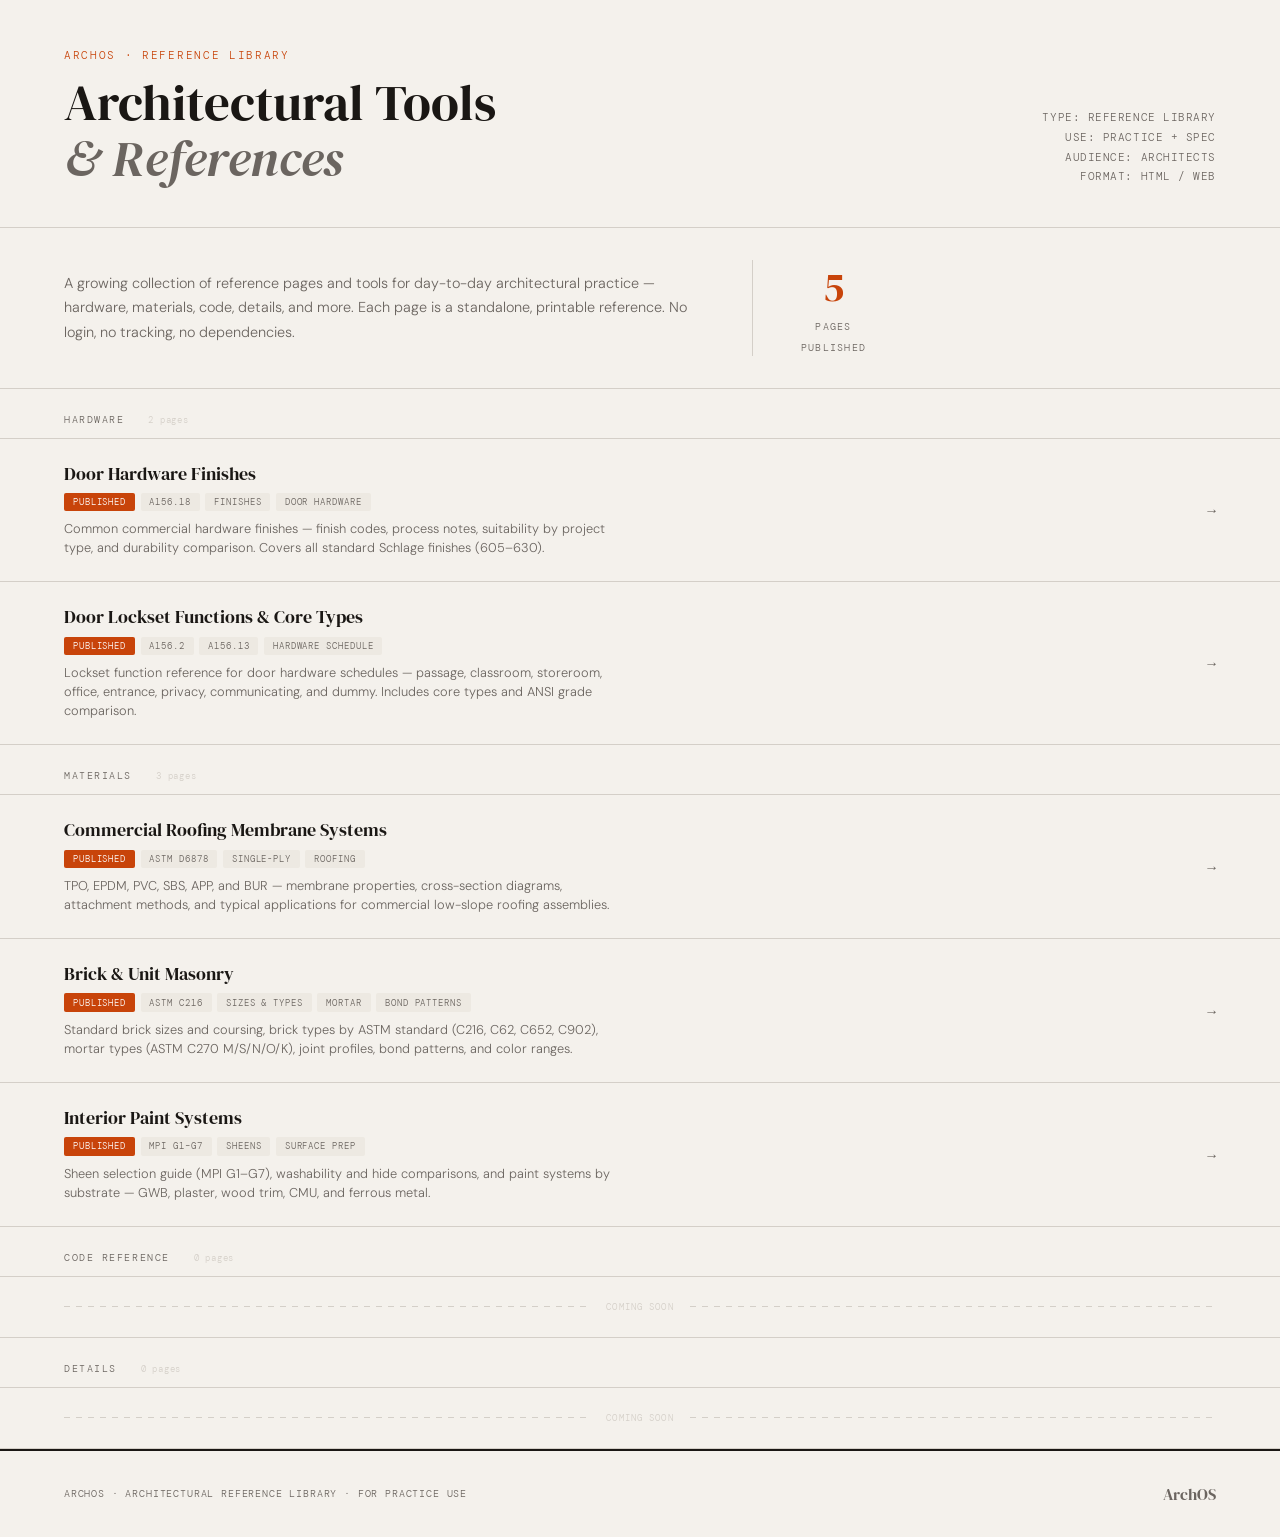
<file: index.html>
<!doctype html>
<html lang="en">
  <head>
    <meta charset="UTF-8" />
    <meta name="viewport" content="width=device-width, initial-scale=1.0" />
    <title>ArchOS — Architectural Reference Library</title>
    <link rel="stylesheet" href="style.css" />
    <style>
      /* ── Category sections ── */
      .category {
        border-bottom: 1px solid var(--rule);
        opacity: 0;
        transform: translateY(16px);
        animation: fadeUp 0.45s forwards;
      }
      .category:nth-child(1) {
        animation-delay: 0.05s;
      }
      .category:nth-child(2) {
        animation-delay: 0.1s;
      }
      .category:nth-child(3) {
        animation-delay: 0.15s;
      }
      .category:nth-child(4) {
        animation-delay: 0.2s;
      }

      .category-header {
        display: flex;
        align-items: baseline;
        gap: 1.5rem;
        padding: 1.5rem 4rem 0.75rem;
        border-bottom: 1px solid var(--rule);
      }
      .category-name {
        font-family: "DM Mono", monospace;
        font-size: 0.65rem;
        text-transform: uppercase;
        letter-spacing: 0.15em;
        color: var(--ink-muted);
      }
      .category-count {
        font-family: "DM Mono", monospace;
        font-size: 0.58rem;
        color: var(--rule);
        letter-spacing: 0.08em;
      }

      /* ── Page entries ── */
      .page-entry {
        display: grid;
        grid-template-columns: 1fr auto;
        align-items: center;
        gap: 2rem;
        padding: 1.5rem 4rem;
        border-bottom: 1px solid var(--rule);
        text-decoration: none;
        color: inherit;
        transition: background 0.15s;
      }
      .page-entry:last-child {
        border-bottom: none;
      }
      .page-entry:hover {
        background: rgba(255, 255, 255, 0.55);
      }
      .page-entry:hover .entry-arrow {
        color: var(--accent);
        transform: translateX(4px);
      }

      .entry-left {
        display: flex;
        flex-direction: column;
        gap: 0.5rem;
      }
      .entry-title {
        font-family: "DM Serif Display", serif;
        font-size: 1.15rem;
        font-weight: 400;
        line-height: 1.2;
      }
      .entry-meta {
        display: flex;
        align-items: center;
        gap: 0.75rem;
        flex-wrap: wrap;
      }
      .entry-desc {
        font-size: 0.8rem;
        color: var(--ink-muted);
        line-height: 1.5;
        max-width: 560px;
      }
      .entry-tags {
        display: flex;
        gap: 0.35rem;
        flex-wrap: wrap;
      }

      .entry-arrow {
        font-family: "DM Mono", monospace;
        font-size: 0.9rem;
        color: var(--ink-muted);
        transition:
          color 0.15s,
          transform 0.15s;
        flex-shrink: 0;
      }

      /* ── Empty state placeholder ── */
      .entry-placeholder {
        padding: 1.5rem 4rem;
        border-bottom: 1px solid var(--rule);
        display: flex;
        align-items: center;
        gap: 1rem;
      }
      .entry-placeholder:last-child {
        border-bottom: none;
      }
      .placeholder-line {
        height: 1px;
        flex: 1;
        background: repeating-linear-gradient(
          90deg,
          var(--rule) 0px,
          var(--rule) 6px,
          transparent 6px,
          transparent 12px
        );
      }
      .placeholder-label {
        font-family: "DM Mono", monospace;
        font-size: 0.58rem;
        text-transform: uppercase;
        letter-spacing: 0.12em;
        color: var(--rule);
      }

      @media (max-width: 960px) {
        .category-header,
        .page-entry,
        .entry-placeholder {
          padding: 1rem 1.5rem;
        }
      }
    </style>
  </head>
  <body>
    <header>
      <div>
        <div class="header-eyebrow">ArchOS · Reference Library</div>
        <h1>Architectural Tools<br /><em>&amp; References</em></h1>
      </div>
      <div class="header-meta">
        TYPE: REFERENCE LIBRARY<br />USE: PRACTICE + SPEC<br />AUDIENCE:
        ARCHITECTS<br />FORMAT: HTML / WEB
      </div>
    </header>

    <div class="intro">
      <p>
        A growing collection of reference pages and tools for day-to-day
        architectural practice — hardware, materials, code, details, and more.
        Each page is a standalone, printable reference. No login, no tracking,
        no dependencies.
      </p>
      <div class="intro-stat">
        <span class="num">5</span>
        <span class="label">Pages<br />Published</span>
      </div>
    </div>

    <!-- ── Hardware ─────────────────────────────── -->
    <div class="category">
      <div class="category-header">
        <span class="category-name">Hardware</span>
        <span class="category-count">2 pages</span>
      </div>

      <a class="page-entry" href="tools/hardware-finishes.html">
        <div class="entry-left">
          <div class="entry-title">Door Hardware Finishes</div>
          <div class="entry-meta">
            <div class="entry-tags">
              <span class="tag accent">Published</span>
              <span class="tag">A156.18</span>
              <span class="tag">Finishes</span>
              <span class="tag">Door Hardware</span>
            </div>
          </div>
          <div class="entry-desc">
            Common commercial hardware finishes — finish codes, process notes,
            suitability by project type, and durability comparison. Covers all
            standard Schlage finishes (605–630).
          </div>
        </div>
        <span class="entry-arrow">→</span>
      </a>

      <a class="page-entry" href="tools/lock-functions.html">
        <div class="entry-left">
          <div class="entry-title">Door Lockset Functions &amp; Core Types</div>
          <div class="entry-meta">
            <div class="entry-tags">
              <span class="tag accent">Published</span>
              <span class="tag">A156.2</span>
              <span class="tag">A156.13</span>
              <span class="tag">Hardware Schedule</span>
            </div>
          </div>
          <div class="entry-desc">
            Lockset function reference for door hardware schedules — passage,
            classroom, storeroom, office, entrance, privacy, communicating, and
            dummy. Includes core types and ANSI grade comparison.
          </div>
        </div>
        <span class="entry-arrow">→</span>
      </a>
    </div>

    <!-- ── Materials ────────────────────────────── -->
    <div class="category">
      <div class="category-header">
        <span class="category-name">Materials</span>
        <span class="category-count">3 pages</span>
      </div>

      <a class="page-entry" href="tools/roofing-membranes.html">
        <div class="entry-left">
          <div class="entry-title">Commercial Roofing Membrane Systems</div>
          <div class="entry-meta">
            <div class="entry-tags">
              <span class="tag accent">Published</span>
              <span class="tag">ASTM D6878</span>
              <span class="tag">Single-Ply</span>
              <span class="tag">Roofing</span>
            </div>
          </div>
          <div class="entry-desc">
            TPO, EPDM, PVC, SBS, APP, and BUR — membrane properties, cross-section diagrams, attachment methods, and typical applications for commercial low-slope roofing assemblies.
          </div>
        </div>
        <span class="entry-arrow">→</span>
      </a>

      <a class="page-entry" href="tools/brick.html">
        <div class="entry-left">
          <div class="entry-title">Brick &amp; Unit Masonry</div>
          <div class="entry-meta">
            <div class="entry-tags">
              <span class="tag accent">Published</span>
              <span class="tag">ASTM C216</span>
              <span class="tag">Sizes &amp; Types</span>
              <span class="tag">Mortar</span>
              <span class="tag">Bond Patterns</span>
            </div>
          </div>
          <div class="entry-desc">
            Standard brick sizes and coursing, brick types by ASTM standard (C216, C62, C652, C902), mortar types (ASTM C270 M/S/N/O/K), joint profiles, bond patterns, and color ranges.
          </div>
        </div>
        <span class="entry-arrow">→</span>
      </a>

      <a class="page-entry" href="tools/interior-painting.html">
        <div class="entry-left">
          <div class="entry-title">Interior Paint Systems</div>
          <div class="entry-meta">
            <div class="entry-tags">
              <span class="tag accent">Published</span>
              <span class="tag">MPI G1–G7</span>
              <span class="tag">Sheens</span>
              <span class="tag">Surface Prep</span>
            </div>
          </div>
          <div class="entry-desc">
            Sheen selection guide (MPI G1–G7), washability and hide comparisons, and paint systems by substrate — GWB, plaster, wood trim, CMU, and ferrous metal.
          </div>
        </div>
        <span class="entry-arrow">→</span>
      </a>
    </div>

    <!-- ── Code Reference ───────────────────────── -->
    <div class="category">
      <div class="category-header">
        <span class="category-name">Code Reference</span>
        <span class="category-count">0 pages</span>
      </div>
      <div class="entry-placeholder">
        <div class="placeholder-line"></div>
        <span class="placeholder-label">Coming soon</span>
        <div class="placeholder-line"></div>
      </div>
    </div>

    <!-- ── Details ──────────────────────────────── -->
    <div class="category">
      <div class="category-header">
        <span class="category-name">Details</span>
        <span class="category-count">0 pages</span>
      </div>
      <div class="entry-placeholder">
        <div class="placeholder-line"></div>
        <span class="placeholder-label">Coming soon</span>
        <div class="placeholder-line"></div>
      </div>
    </div>

    <footer>
      <p>ARCHOS · ARCHITECTURAL REFERENCE LIBRARY · FOR PRACTICE USE</p>
      <div class="footer-logo">ArchOS</div>
    </footer>
  </body>
</html>
</file>
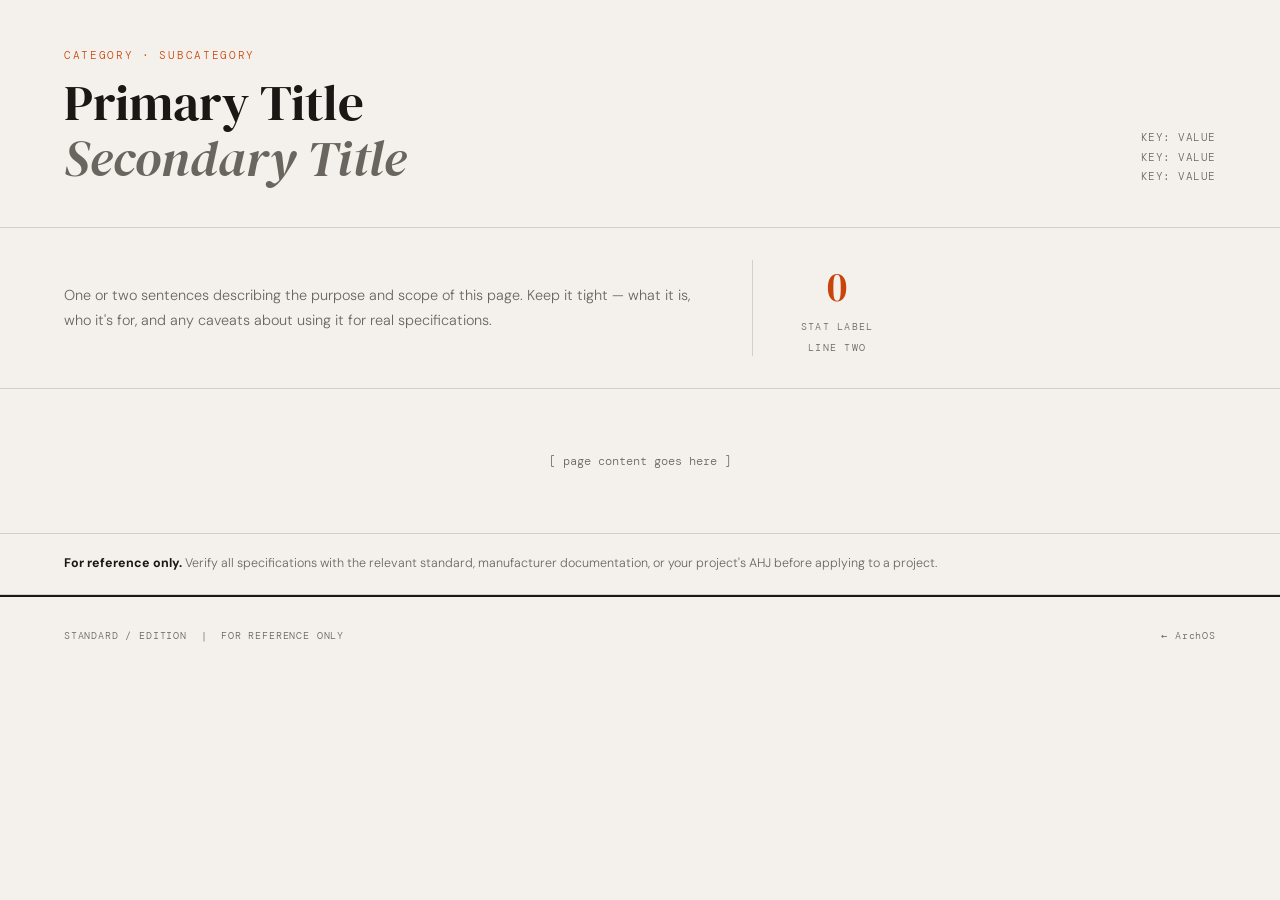
<file: tools/_template.html>
<!DOCTYPE html>
<html lang="en">
<head>
<meta charset="UTF-8">
<meta name="viewport" content="width=device-width, initial-scale=1.0">
<title>PAGE TITLE — ArchOS</title>
<link rel="stylesheet" href="../style.css">
<style>
  /*
  ┌──────────────────────────────────────────────────────────────┐
  │  Add page-specific styles here.                              │
  │  Global tokens (--bg, --ink, --accent, etc.) are available   │
  │  from style.css. Header, footer, intro, tags, disclaimer     │
  │  are already styled — just use the markup below.             │
  └──────────────────────────────────────────────────────────────*/
</style>
</head>
<body>

<!-- ── Header ───────────────────────────────────────────────
  eyebrow: short all-caps label, e.g. "ASTM · Material Standard"
  h1: two lines. Second line wrapped in <em> for italic/muted style.
  header-meta: right-side mono metadata block.
-->
<header>
  <div>
    <div class="header-eyebrow">CATEGORY · SUBCATEGORY</div>
    <h1>Primary Title<br><em>Secondary Title</em></h1>
  </div>
  <div class="header-meta">
    KEY: VALUE<br>KEY: VALUE<br>KEY: VALUE
  </div>
</header>

<!-- ── Intro band ────────────────────────────────────────────
  Optional. Remove if not needed.
  intro-stat: pull-out number on the right — useful for "X items", etc.
-->
<div class="intro">
  <p>One or two sentences describing the purpose and scope of this page. Keep it tight — what it is, who it's for, and any caveats about using it for real specifications.</p>
  <div class="intro-stat">
    <span class="num">0</span>
    <span class="label">Stat Label<br>Line Two</span>
  </div>
</div>

<!-- ── Page content ──────────────────────────────────────────
  Replace this section with your page-specific content.
  Use the shared tokens for color/type consistency.

  Available tag variants:
    <span class="tag">Default</span>
    <span class="tag accent">Accent (orange)</span>
    <span class="tag new">New (green)</span>
-->

<div style="padding: 4rem; color: var(--ink-muted); font-family: 'DM Mono', monospace; font-size: 0.75rem; text-align: center; border-bottom: 1px solid var(--rule);">
  [ page content goes here ]
</div>

<!-- ── Disclaimer ────────────────────────────────────────────
  Optional. Use when content is for reference only and
  shouldn't be directly applied without verification.
-->
<div class="disclaimer">
  <p><strong>For reference only.</strong> Verify all specifications with the relevant standard, manufacturer documentation, or your project's AHJ before applying to a project.</p>
</div>

<!-- ── Footer ───────────────────────────────────────────────
  Update the left text with the relevant standard/edition info.
  footer-logo: short identifier for this page (standard number, acronym, etc.)
-->
<footer>
  <p>STANDARD / EDITION &nbsp;|&nbsp; FOR REFERENCE ONLY</p>
  <a href="../index.html">← ArchOS</a>
</footer>

</body>
</html>
</file>
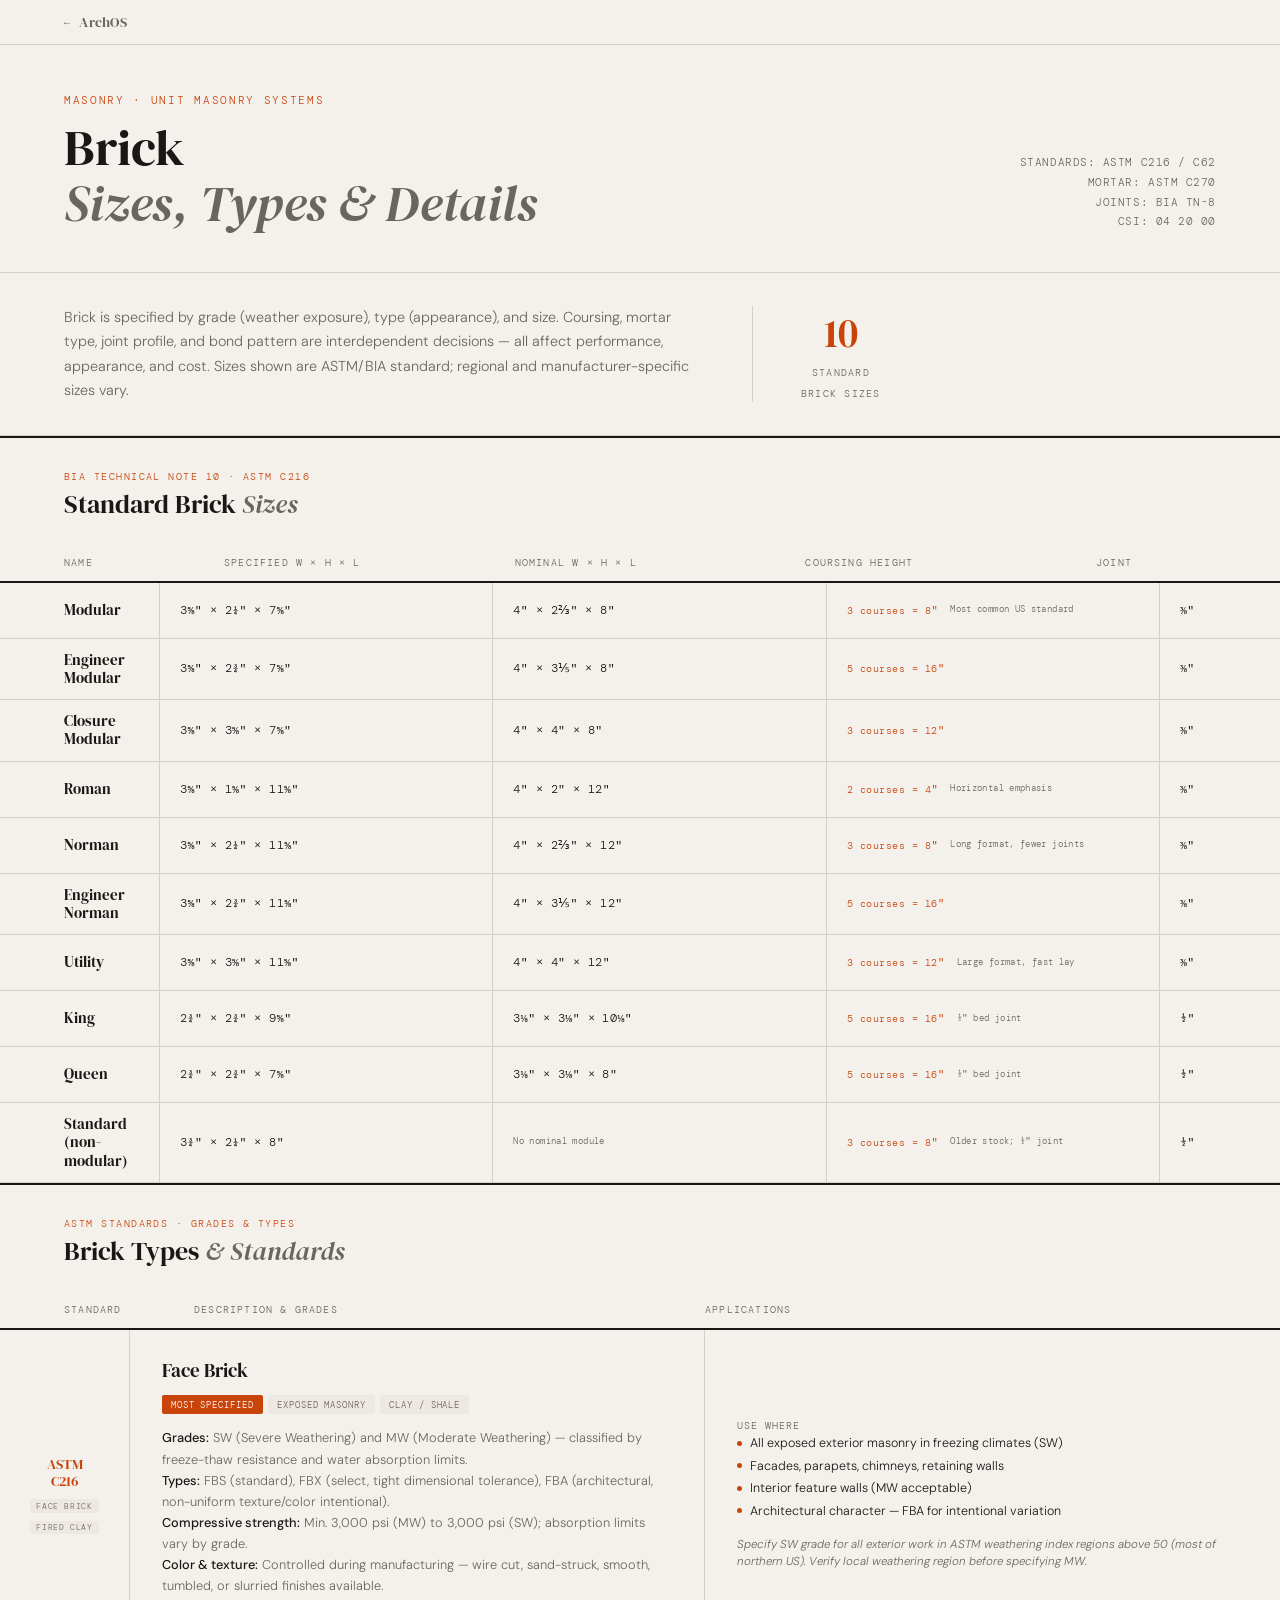
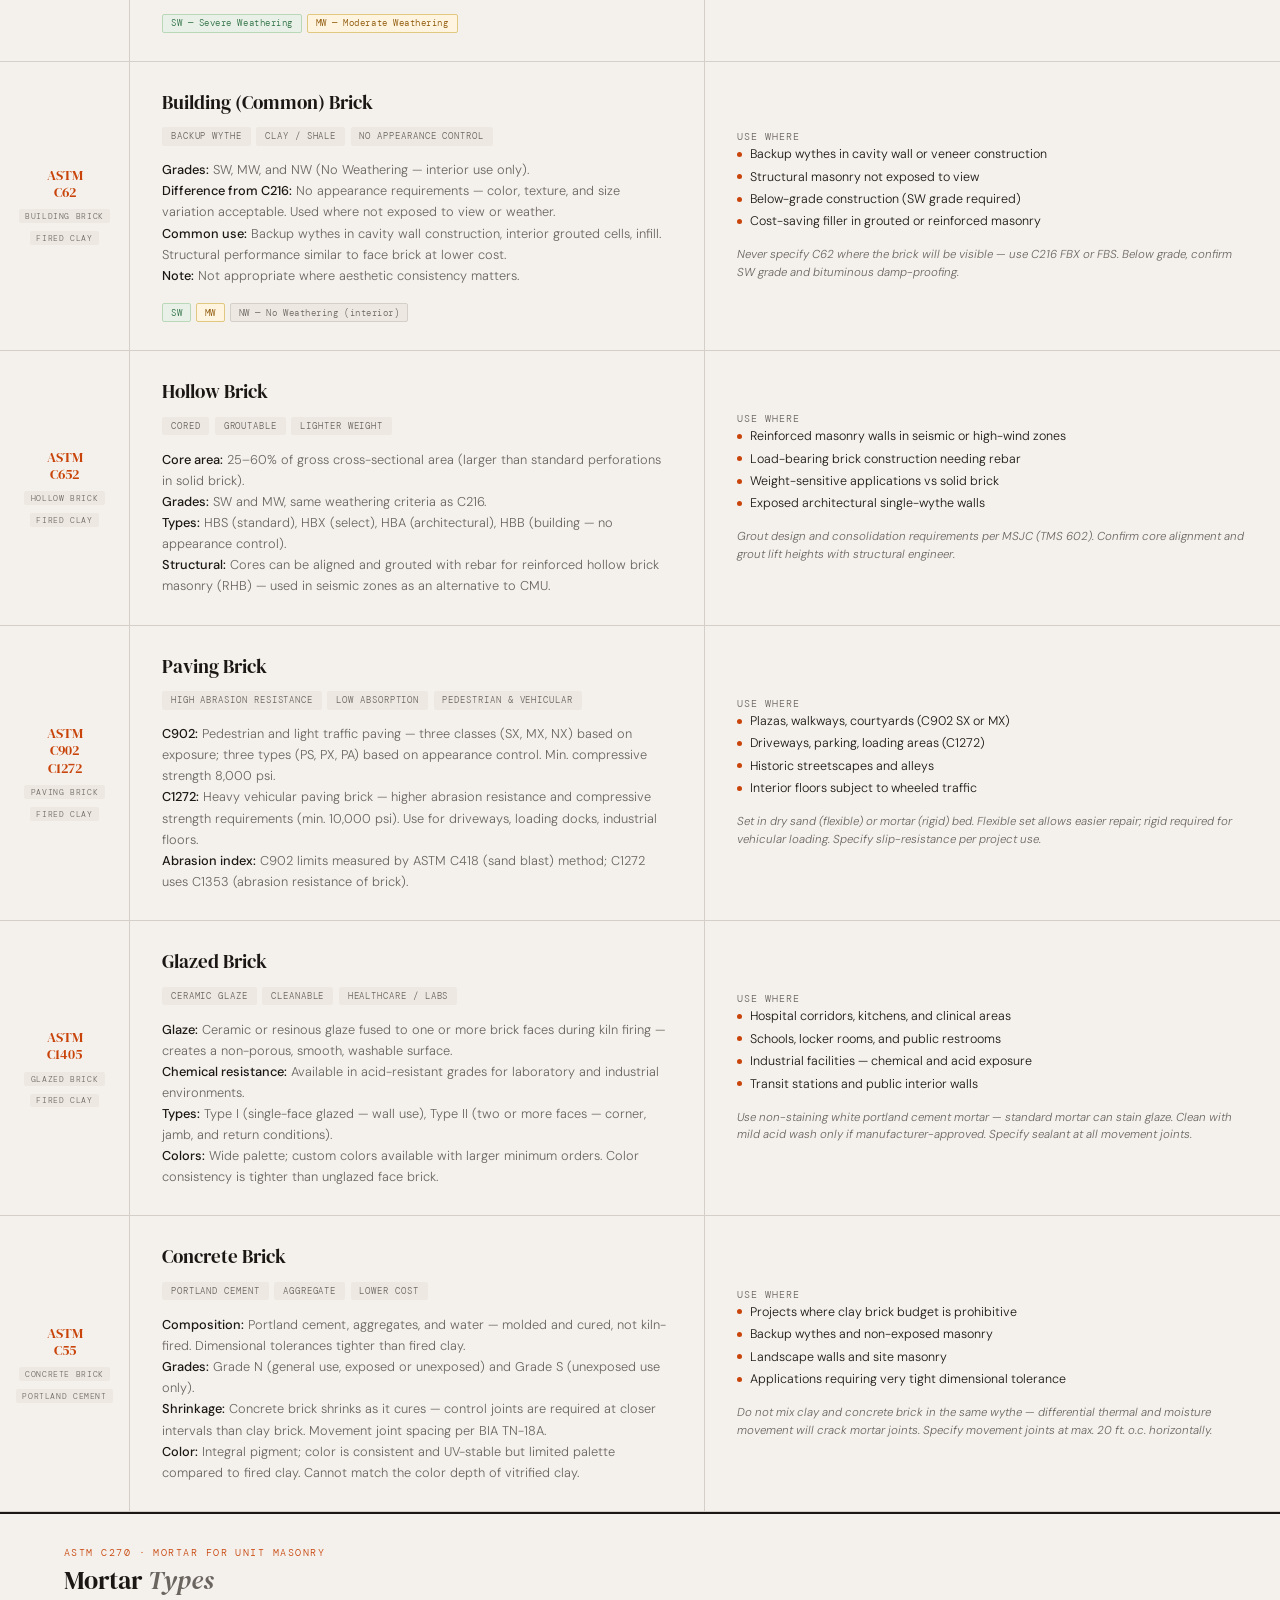
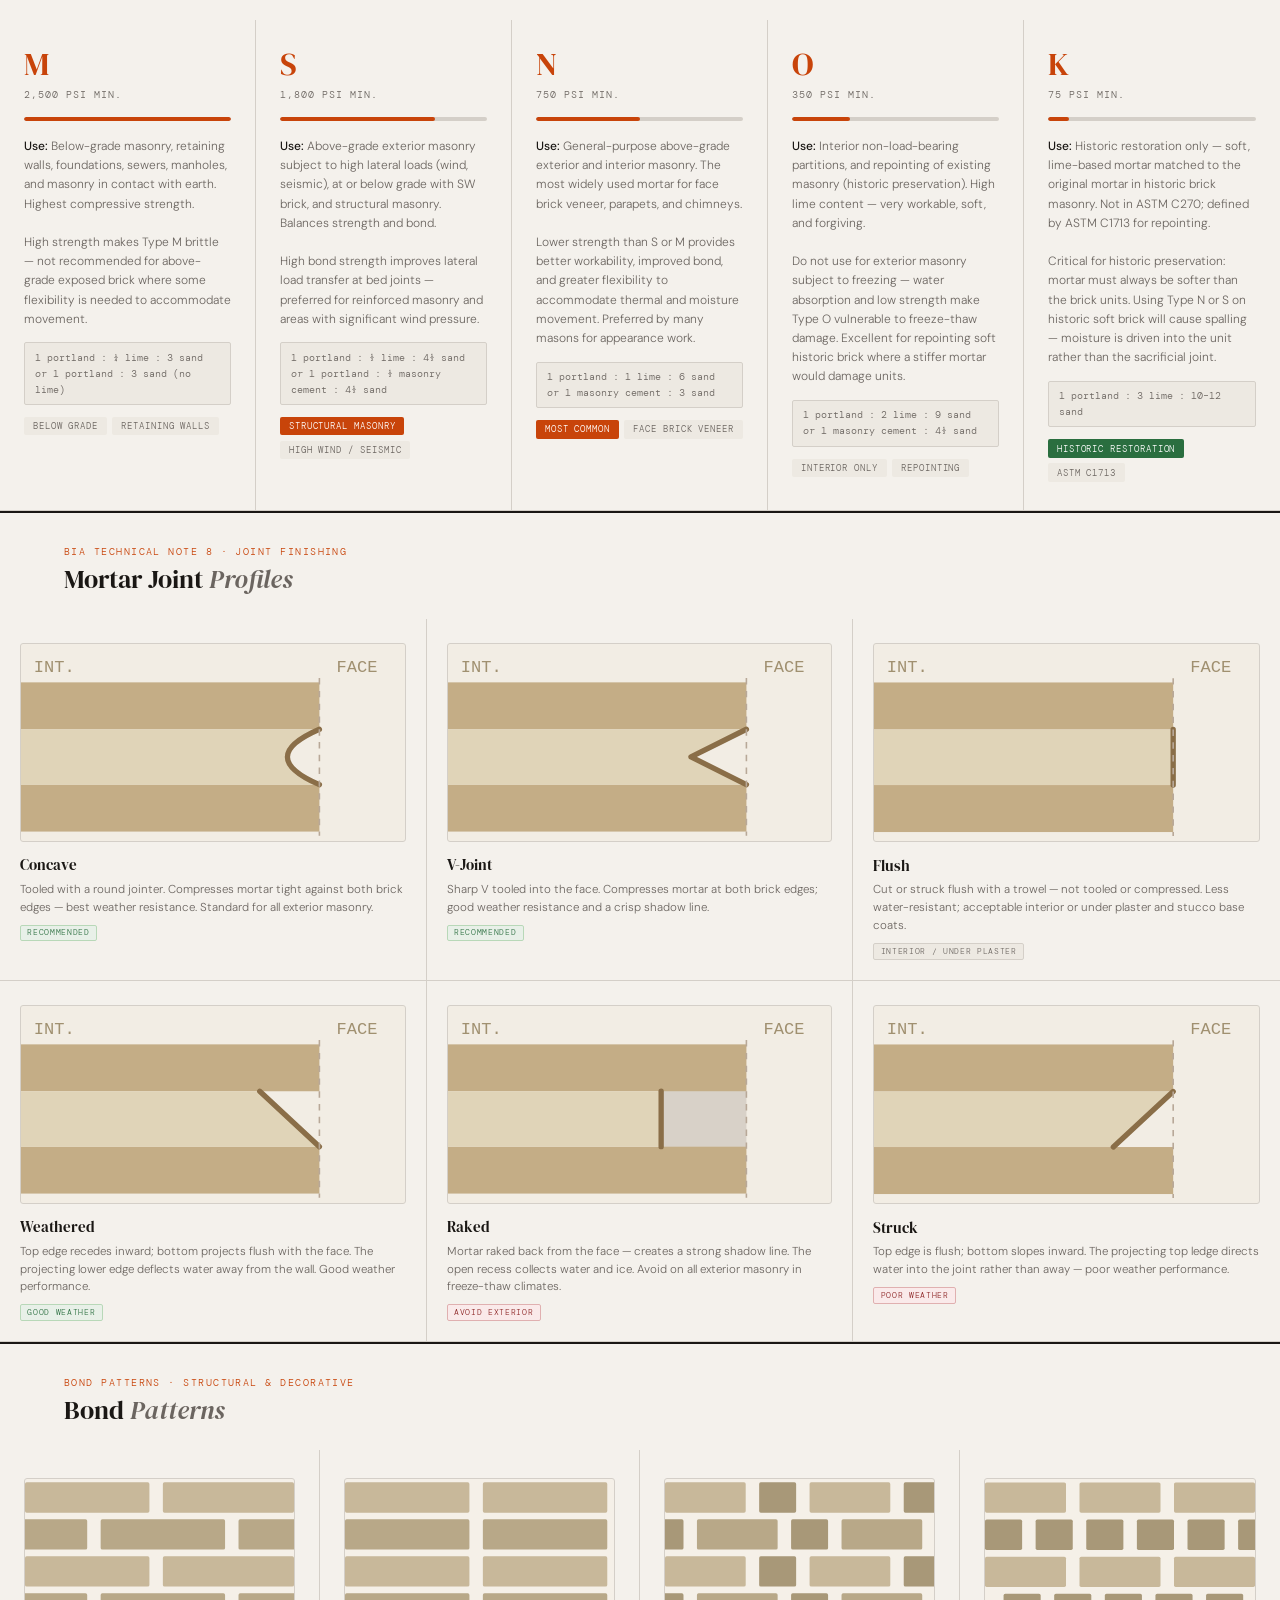
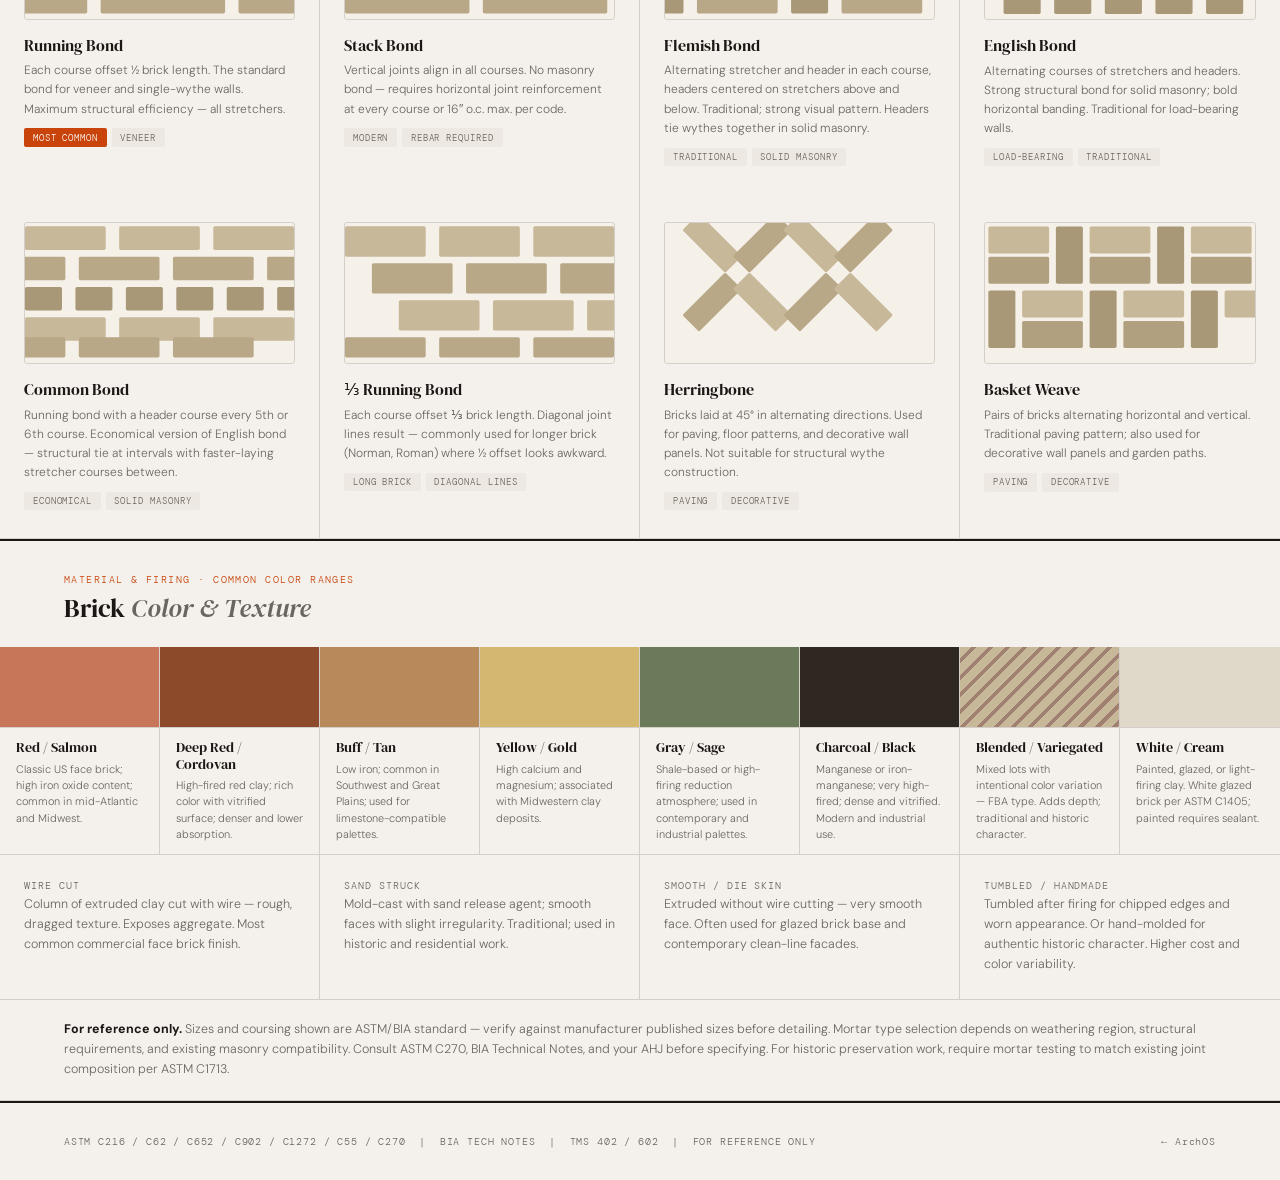
<file: tools/brick.html>
<!DOCTYPE html>
<html lang="en">
<head>
<meta charset="UTF-8">
<meta name="viewport" content="width=device-width, initial-scale=1.0">
<title>Brick &amp; Unit Masonry — ArchOS</title>
<link rel="stylesheet" href="../style.css">
<style>

/* ── Section heads ── */
.section-head {
  border-top: 2px solid var(--ink);
  padding: 2rem 4rem 0;
}
.section-eyebrow {
  font-family: 'DM Mono', monospace;
  font-size: 0.65rem;
  text-transform: uppercase;
  letter-spacing: 0.14em;
  color: var(--accent);
  margin-bottom: 0.4rem;
}
.section-head h2 {
  font-family: 'DM Serif Display', serif;
  font-size: 1.6rem;
  font-weight: 400;
  line-height: 1.2;
  padding-bottom: 1.5rem;
}
.section-head h2 em { font-style: italic; color: var(--ink-muted); }

/* ─────────────────────────────────────────────
   SIZES TABLE
───────────────────────────────────────────── */
.size-col-headers {
  display: grid;
  grid-template-columns: 160px 1fr 1fr 1fr 120px;
  padding: 0.75rem 4rem;
  border-bottom: 2px solid var(--ink);
  background: var(--bg);
  position: sticky;
  top: 0;
  z-index: 10;
}
.size-col-headers span {
  font-family: 'DM Mono', monospace;
  font-size: 0.62rem;
  text-transform: uppercase;
  letter-spacing: 0.12em;
  color: var(--ink-muted);
}

.size-row {
  display: grid;
  grid-template-columns: 160px 1fr 1fr 1fr 120px;
  border-bottom: 1px solid var(--rule);
  min-height: 56px;
  align-items: center;
  opacity: 0;
  transform: translateY(12px);
  animation: fadeUp 0.4s forwards;
}
.size-row:nth-child(1)  { animation-delay: 0.04s; }
.size-row:nth-child(2)  { animation-delay: 0.07s; }
.size-row:nth-child(3)  { animation-delay: 0.10s; }
.size-row:nth-child(4)  { animation-delay: 0.13s; }
.size-row:nth-child(5)  { animation-delay: 0.16s; }
.size-row:nth-child(6)  { animation-delay: 0.19s; }
.size-row:nth-child(7)  { animation-delay: 0.22s; }
.size-row:nth-child(8)  { animation-delay: 0.25s; }
.size-row:nth-child(9)  { animation-delay: 0.28s; }
.size-row:nth-child(10) { animation-delay: 0.31s; }
.size-row:hover { background: rgba(255,255,255,0.45); }

.size-cell {
  padding: 0.75rem 1.25rem;
  border-right: 1px solid var(--rule);
  height: 100%;
  display: flex;
  align-items: center;
}
.size-cell:first-child { padding-left: 4rem; }
.size-cell:last-child  { border-right: none; padding-right: 4rem; }

.sz-name {
  font-family: 'DM Serif Display', serif;
  font-size: 0.95rem;
  font-weight: 400;
  line-height: 1.2;
}
.sz-dim {
  font-family: 'DM Mono', monospace;
  font-size: 0.72rem;
  color: var(--ink);
  letter-spacing: 0.04em;
}
.sz-note {
  font-family: 'DM Mono', monospace;
  font-size: 0.58rem;
  color: var(--ink-muted);
  letter-spacing: 0.04em;
  line-height: 1.5;
}
.sz-coursing {
  font-family: 'DM Mono', monospace;
  font-size: 0.65rem;
  color: var(--accent);
  letter-spacing: 0.05em;
}

/* coursing diagram */
.course-diag {
  display: flex;
  flex-direction: column;
  gap: 1px;
  border: 1px solid var(--rule);
  border-radius: 2px;
  overflow: hidden;
  width: 36px;
  flex-shrink: 0;
  margin-right: 0.75rem;
}
.course-brick {
  background: #c8b89a;
  border-bottom: 1px solid #e8dfd0;
}
.course-joint {
  background: #e8dfd0;
  height: 2px;
}

/* ─────────────────────────────────────────────
   BRICK TYPES (roofing-style rows)
───────────────────────────────────────────── */
.type-col-headers {
  display: grid;
  grid-template-columns: 130px 1fr 1fr;
  padding: 0.75rem 4rem;
  border-bottom: 2px solid var(--ink);
  background: var(--bg);
  position: sticky;
  top: 0;
  z-index: 10;
}
.type-col-headers span {
  font-family: 'DM Mono', monospace;
  font-size: 0.62rem;
  text-transform: uppercase;
  letter-spacing: 0.12em;
  color: var(--ink-muted);
}

.type-row {
  display: grid;
  grid-template-columns: 130px 1fr 1fr;
  border-bottom: 1px solid var(--rule);
  min-height: 160px;
  opacity: 0;
  transform: translateY(16px);
  animation: fadeUp 0.45s forwards;
}
.type-row:nth-child(1) { animation-delay: 0.05s; }
.type-row:nth-child(2) { animation-delay: 0.09s; }
.type-row:nth-child(3) { animation-delay: 0.13s; }
.type-row:nth-child(4) { animation-delay: 0.17s; }
.type-row:nth-child(5) { animation-delay: 0.21s; }
.type-row:nth-child(6) { animation-delay: 0.25s; }
.type-row:hover { background: rgba(255,255,255,0.45); }

.cell-type {
  border-right: 1px solid var(--rule);
  display: flex;
  flex-direction: column;
  align-items: center;
  justify-content: center;
  padding: 1.5rem 0.75rem;
  gap: 0.5rem;
  text-align: center;
}
.type-abbr {
  font-family: 'DM Serif Display', serif;
  font-size: 0.9rem;
  color: var(--accent);
  line-height: 1.2;
}
.type-std-pill {
  font-family: 'DM Mono', monospace;
  font-size: 0.48rem;
  text-transform: uppercase;
  letter-spacing: 0.08em;
  color: var(--ink-muted);
  background: var(--tag-bg);
  padding: 0.12rem 0.4rem;
  border-radius: 2px;
  white-space: nowrap;
}

.cell-desc {
  border-right: 1px solid var(--rule);
  padding: 1.75rem 2rem;
  display: flex;
  flex-direction: column;
  justify-content: center;
  gap: 0.85rem;
}
.type-name {
  font-family: 'DM Serif Display', serif;
  font-size: 1.2rem;
  font-weight: 400;
  line-height: 1.25;
}
.type-tags { display: flex; flex-wrap: wrap; gap: 0.35rem; }
.type-spec { font-size: 0.8rem; color: var(--ink-muted); line-height: 1.65; }
.type-spec strong { color: var(--ink); font-weight: 500; }

.cell-suit {
  padding: 1.75rem 2rem;
  display: flex;
  flex-direction: column;
  justify-content: center;
  gap: 1rem;
}
.suit-label {
  font-family: 'DM Mono', monospace;
  font-size: 0.6rem;
  text-transform: uppercase;
  letter-spacing: 0.1em;
  color: var(--ink-muted);
  margin-bottom: 0.2rem;
}
.suit-items { display: flex; flex-direction: column; gap: 0.35rem; }
.suit-item {
  font-size: 0.78rem;
  color: var(--ink);
  display: flex;
  align-items: flex-start;
  gap: 0.5rem;
  line-height: 1.35;
}
.suit-item::before {
  content: '';
  width: 5px; height: 5px;
  border-radius: 50%;
  background: var(--accent);
  flex-shrink: 0;
  margin-top: 0.35rem;
}
.suit-note {
  font-size: 0.72rem;
  color: var(--ink-muted);
  line-height: 1.55;
  font-style: italic;
}
.grade-pills { display: flex; flex-wrap: wrap; gap: 0.3rem; margin-top: 0.25rem; }
.grade-pill {
  font-family: 'DM Mono', monospace;
  font-size: 0.56rem;
  letter-spacing: 0.06em;
  background: var(--tag-bg);
  border: 1px solid var(--rule);
  border-radius: 2px;
  padding: 0.15rem 0.5rem;
  color: var(--ink-muted);
}
.grade-pill.sw { background: #e8f0e8; color: #2a6e3f; border-color: #b8d8b8; }
.grade-pill.mw { background: #fff4e0; color: #8a5200; border-color: #e0c880; }
.grade-pill.nw { background: var(--tag-bg); }

/* ─────────────────────────────────────────────
   MORTAR TYPES
───────────────────────────────────────────── */
.mortar-grid {
  display: grid;
  grid-template-columns: repeat(5, 1fr);
  border-bottom: 1px solid var(--rule);
}
.mortar-card {
  padding: 1.75rem 1.5rem;
  border-right: 1px solid var(--rule);
  opacity: 0;
  transform: translateY(12px);
  animation: fadeUp 0.4s forwards;
}
.mortar-card:last-child { border-right: none; }
.mortar-card:nth-child(1) { animation-delay: 0.05s; }
.mortar-card:nth-child(2) { animation-delay: 0.09s; }
.mortar-card:nth-child(3) { animation-delay: 0.13s; }
.mortar-card:nth-child(4) { animation-delay: 0.17s; }
.mortar-card:nth-child(5) { animation-delay: 0.21s; }

.mortar-type {
  font-family: 'DM Serif Display', serif;
  font-size: 2rem;
  font-weight: 400;
  color: var(--accent);
  line-height: 1;
  margin-bottom: 0.5rem;
}
.mortar-strength {
  font-family: 'DM Mono', monospace;
  font-size: 0.62rem;
  text-transform: uppercase;
  letter-spacing: 0.1em;
  color: var(--ink-muted);
  margin-bottom: 1rem;
}
.mortar-bar-wrap {
  height: 4px;
  background: var(--rule);
  border-radius: 2px;
  margin-bottom: 1rem;
  overflow: hidden;
}
.mortar-bar {
  height: 100%;
  border-radius: 2px;
  background: var(--accent);
}
.mortar-detail {
  font-size: 0.75rem;
  color: var(--ink-muted);
  line-height: 1.6;
  margin-bottom: 0.85rem;
}
.mortar-detail strong { color: var(--ink); font-weight: 500; }
.mortar-ratio {
  font-family: 'DM Mono', monospace;
  font-size: 0.62rem;
  color: var(--ink-muted);
  background: var(--tag-bg);
  border: 1px solid var(--rule);
  border-radius: 2px;
  padding: 0.4rem 0.6rem;
  line-height: 1.6;
  margin-bottom: 0.75rem;
}

/* ─────────────────────────────────────────────
   JOINT PROFILES
───────────────────────────────────────────── */
.joint-grid {
  display: grid;
  grid-template-columns: repeat(3, 1fr);
  border-bottom: 1px solid var(--rule);
}
.joint-card {
  padding: 1.5rem 1.25rem 1.25rem;
  border-right: 1px solid var(--rule);
  border-bottom: 1px solid var(--rule);
  opacity: 0;
  transform: translateY(12px);
  animation: fadeUp 0.4s forwards;
}
.joint-card:nth-child(3n) { border-right: none; }
.joint-card:nth-child(4),
.joint-card:nth-child(5),
.joint-card:nth-child(6) { border-bottom: none; }
.joint-card:nth-child(1) { animation-delay: 0.04s; }
.joint-card:nth-child(2) { animation-delay: 0.07s; }
.joint-card:nth-child(3) { animation-delay: 0.10s; }
.joint-card:nth-child(4) { animation-delay: 0.13s; }
.joint-card:nth-child(5) { animation-delay: 0.16s; }
.joint-card:nth-child(6) { animation-delay: 0.19s; }

.joint-svg-wrap {
  width: 100%;
  margin-bottom: 0.85rem;
  border: 1px solid var(--rule);
  border-radius: 3px;
  overflow: hidden;
  background: #f2ede4;
}
.joint-name {
  font-family: 'DM Serif Display', serif;
  font-size: 0.92rem;
  font-weight: 400;
  margin-bottom: 0.35rem;
}
.joint-note {
  font-size: 0.72rem;
  color: var(--ink-muted);
  line-height: 1.55;
}
.joint-rec {
  display: inline-block;
  font-family: 'DM Mono', monospace;
  font-size: 0.52rem;
  text-transform: uppercase;
  letter-spacing: 0.08em;
  margin-top: 0.5rem;
  padding: 0.12rem 0.4rem;
  border-radius: 2px;
  background: var(--tag-bg);
  border: 1px solid var(--rule);
  color: var(--ink-muted);
}
.joint-rec.best  { background: #e8f0e8; color: #2a6e3f; border-color: #b8d8b8; }
.joint-rec.avoid { background: #faeaea; color: #8a2020; border-color: #e0b0b0; }

/* ─────────────────────────────────────────────
   BOND PATTERNS
───────────────────────────────────────────── */
.bond-grid {
  display: grid;
  grid-template-columns: repeat(4, 1fr);
  border-bottom: 1px solid var(--rule);
}
.bond-card {
  padding: 1.75rem 1.5rem;
  border-right: 1px solid var(--rule);
  opacity: 0;
  transform: translateY(12px);
  animation: fadeUp 0.4s forwards;
}
.bond-card:nth-child(4n) { border-right: none; }
.bond-card:nth-child(1) { animation-delay: 0.05s; }
.bond-card:nth-child(2) { animation-delay: 0.09s; }
.bond-card:nth-child(3) { animation-delay: 0.13s; }
.bond-card:nth-child(4) { animation-delay: 0.17s; }
.bond-card:nth-child(5) { animation-delay: 0.21s; }
.bond-card:nth-child(6) { animation-delay: 0.25s; }
.bond-card:nth-child(7) { animation-delay: 0.29s; }
.bond-card:nth-child(8) { animation-delay: 0.33s; }

.bond-diag {
  width: 100%;
  border: 1px solid var(--rule);
  border-radius: 3px;
  overflow: hidden;
  margin-bottom: 1rem;
  background: #f5f0e8;
}
.bond-name {
  font-family: 'DM Serif Display', serif;
  font-size: 1rem;
  font-weight: 400;
  margin-bottom: 0.4rem;
  line-height: 1.2;
}
.bond-detail {
  font-size: 0.75rem;
  color: var(--ink-muted);
  line-height: 1.6;
  margin-bottom: 0.6rem;
}
.bond-badges { display: flex; flex-wrap: wrap; gap: 0.3rem; }

/* ─────────────────────────────────────────────
   COLOR PALETTE
───────────────────────────────────────────── */
.color-band {
  display: grid;
  grid-template-columns: repeat(8, 1fr);
  border-bottom: 1px solid var(--rule);
}
.color-swatch {
  display: flex;
  flex-direction: column;
  border-right: 1px solid var(--rule);
  opacity: 0;
  transform: translateY(12px);
  animation: fadeUp 0.4s forwards;
}
.color-swatch:last-child { border-right: none; }
.color-swatch:nth-child(1) { animation-delay: 0.04s; }
.color-swatch:nth-child(2) { animation-delay: 0.07s; }
.color-swatch:nth-child(3) { animation-delay: 0.10s; }
.color-swatch:nth-child(4) { animation-delay: 0.13s; }
.color-swatch:nth-child(5) { animation-delay: 0.16s; }
.color-swatch:nth-child(6) { animation-delay: 0.19s; }
.color-swatch:nth-child(7) { animation-delay: 0.22s; }
.color-swatch:nth-child(8) { animation-delay: 0.25s; }

.swatch-block { height: 80px; }
.swatch-info {
  padding: 0.75rem 1rem;
  border-top: 1px solid var(--rule);
}
.swatch-name {
  font-family: 'DM Serif Display', serif;
  font-size: 0.85rem;
  font-weight: 400;
  line-height: 1.2;
  margin-bottom: 0.25rem;
}
.swatch-desc {
  font-size: 0.68rem;
  color: var(--ink-muted);
  line-height: 1.5;
}

/* ─────────────────────────────────────────────
   RESPONSIVE
───────────────────────────────────────────── */
@media (max-width: 1100px) {
  .mortar-grid { grid-template-columns: repeat(3, 1fr); }
  .bond-grid   { grid-template-columns: repeat(2, 1fr); }
  .color-band  { grid-template-columns: repeat(4, 1fr); }
}
@media (max-width: 960px) {
  .section-head { padding: 1.5rem; }
  .size-col-headers, .type-col-headers { display: none; }
  .size-row {
    grid-template-columns: 1fr;
    padding: 1rem 1.5rem;
    min-height: unset;
    gap: 0.25rem;
  }
  .size-cell { padding: 0.25rem 0; border-right: none; height: auto; align-items: flex-start; }
  .size-cell:first-child { padding-left: 0; }
  .size-cell:last-child  { padding-right: 0; }
  .type-row { grid-template-columns: 1fr; border: 1px solid var(--rule); margin: 0.75rem; border-radius: 4px; min-height: unset; }
  .cell-type { flex-direction: row; justify-content: flex-start; padding: 1rem 1.5rem; border-right: none; border-bottom: 1px solid var(--rule); }
  .cell-desc, .cell-suit { border-right: none; border-bottom: 1px solid var(--rule); }
  .mortar-grid { grid-template-columns: 1fr 1fr; }
  .joint-grid  { grid-template-columns: 1fr 1fr; }
  .joint-card:nth-child(3n) { border-right: 1px solid var(--rule); }
  .joint-card:nth-child(2n) { border-right: none; }
  .joint-card:nth-child(4),
  .joint-card:nth-child(5),
  .joint-card:nth-child(6) { border-bottom: 1px solid var(--rule); }
  .joint-card:nth-child(5),
  .joint-card:nth-child(6) { border-bottom: none; }
  .bond-grid   { grid-template-columns: 1fr; }
  .color-band  { grid-template-columns: repeat(4, 1fr); }
}
</style>
</head>
<body>

<nav class="site-nav"><a href="../index.html">ArchOS</a></nav>

<header>
  <div>
    <div class="header-eyebrow">Masonry · Unit Masonry Systems</div>
    <h1>Brick<br><em>Sizes, Types &amp; Details</em></h1>
  </div>
  <div class="header-meta">
    STANDARDS: ASTM C216 / C62<br>MORTAR: ASTM C270<br>JOINTS: BIA TN-8<br>CSI: 04 20 00
  </div>
</header>

<div class="intro">
  <p>Brick is specified by grade (weather exposure), type (appearance), and size. Coursing, mortar type, joint profile, and bond pattern are interdependent decisions — all affect performance, appearance, and cost. Sizes shown are ASTM/BIA standard; regional and manufacturer-specific sizes vary.</p>
  <div class="intro-stat">
    <span class="num">10</span>
    <span class="label">Standard<br>Brick Sizes</span>
  </div>
</div>

<!-- ─── BRICK SIZES ─────────────────────────────────────────── -->
<div class="section-head">
  <div class="section-eyebrow">BIA Technical Note 10 · ASTM C216</div>
  <h2>Standard Brick <em>Sizes</em></h2>
</div>

<div class="size-col-headers">
  <span>Name</span>
  <span>Specified W × H × L</span>
  <span>Nominal W × H × L</span>
  <span>Coursing Height</span>
  <span>Joint</span>
</div>

<div id="sizes">

  <div class="size-row">
    <div class="size-cell"><div class="sz-name">Modular</div></div>
    <div class="size-cell"><span class="sz-dim">3⅝″ × 2¼″ × 7⅝″</span></div>
    <div class="size-cell"><span class="sz-dim">4″ × 2⅔″ × 8″</span></div>
    <div class="size-cell"><span class="sz-coursing">3 courses = 8″</span><span class="sz-note" style="margin-left:0.75rem">Most common US standard</span></div>
    <div class="size-cell"><span class="sz-dim">⅜″</span></div>
  </div>

  <div class="size-row">
    <div class="size-cell"><div class="sz-name">Engineer Modular</div></div>
    <div class="size-cell"><span class="sz-dim">3⅝″ × 2¾″ × 7⅝″</span></div>
    <div class="size-cell"><span class="sz-dim">4″ × 3⅕″ × 8″</span></div>
    <div class="size-cell"><span class="sz-coursing">5 courses = 16″</span></div>
    <div class="size-cell"><span class="sz-dim">⅜″</span></div>
  </div>

  <div class="size-row">
    <div class="size-cell"><div class="sz-name">Closure Modular</div></div>
    <div class="size-cell"><span class="sz-dim">3⅝″ × 3⅝″ × 7⅝″</span></div>
    <div class="size-cell"><span class="sz-dim">4″ × 4″ × 8″</span></div>
    <div class="size-cell"><span class="sz-coursing">3 courses = 12″</span></div>
    <div class="size-cell"><span class="sz-dim">⅜″</span></div>
  </div>

  <div class="size-row">
    <div class="size-cell"><div class="sz-name">Roman</div></div>
    <div class="size-cell"><span class="sz-dim">3⅝″ × 1⅝″ × 11⅝″</span></div>
    <div class="size-cell"><span class="sz-dim">4″ × 2″ × 12″</span></div>
    <div class="size-cell"><span class="sz-coursing">2 courses = 4″</span><span class="sz-note" style="margin-left:0.75rem">Horizontal emphasis</span></div>
    <div class="size-cell"><span class="sz-dim">⅜″</span></div>
  </div>

  <div class="size-row">
    <div class="size-cell"><div class="sz-name">Norman</div></div>
    <div class="size-cell"><span class="sz-dim">3⅝″ × 2¼″ × 11⅝″</span></div>
    <div class="size-cell"><span class="sz-dim">4″ × 2⅔″ × 12″</span></div>
    <div class="size-cell"><span class="sz-coursing">3 courses = 8″</span><span class="sz-note" style="margin-left:0.75rem">Long format, fewer joints</span></div>
    <div class="size-cell"><span class="sz-dim">⅜″</span></div>
  </div>

  <div class="size-row">
    <div class="size-cell"><div class="sz-name">Engineer Norman</div></div>
    <div class="size-cell"><span class="sz-dim">3⅝″ × 2¾″ × 11⅝″</span></div>
    <div class="size-cell"><span class="sz-dim">4″ × 3⅕″ × 12″</span></div>
    <div class="size-cell"><span class="sz-coursing">5 courses = 16″</span></div>
    <div class="size-cell"><span class="sz-dim">⅜″</span></div>
  </div>

  <div class="size-row">
    <div class="size-cell"><div class="sz-name">Utility</div></div>
    <div class="size-cell"><span class="sz-dim">3⅝″ × 3⅝″ × 11⅝″</span></div>
    <div class="size-cell"><span class="sz-dim">4″ × 4″ × 12″</span></div>
    <div class="size-cell"><span class="sz-coursing">3 courses = 12″</span><span class="sz-note" style="margin-left:0.75rem">Large format, fast lay</span></div>
    <div class="size-cell"><span class="sz-dim">⅜″</span></div>
  </div>

  <div class="size-row">
    <div class="size-cell"><div class="sz-name">King</div></div>
    <div class="size-cell"><span class="sz-dim">2¾″ × 2¾″ × 9⅝″</span></div>
    <div class="size-cell"><span class="sz-dim">3⅛″ × 3⅛″ × 10⅛″</span></div>
    <div class="size-cell"><span class="sz-coursing">5 courses = 16″</span><span class="sz-note" style="margin-left:0.75rem">½″ bed joint</span></div>
    <div class="size-cell"><span class="sz-dim">½″</span></div>
  </div>

  <div class="size-row">
    <div class="size-cell"><div class="sz-name">Queen</div></div>
    <div class="size-cell"><span class="sz-dim">2¾″ × 2¾″ × 7⅝″</span></div>
    <div class="size-cell"><span class="sz-dim">3⅛″ × 3⅛″ × 8″</span></div>
    <div class="size-cell"><span class="sz-coursing">5 courses = 16″</span><span class="sz-note" style="margin-left:0.75rem">½″ bed joint</span></div>
    <div class="size-cell"><span class="sz-dim">½″</span></div>
  </div>

  <div class="size-row">
    <div class="size-cell"><div class="sz-name">Standard (non-modular)</div></div>
    <div class="size-cell"><span class="sz-dim">3¾″ × 2¼″ × 8″</span></div>
    <div class="size-cell"><span class="sz-note">No nominal module</span></div>
    <div class="size-cell"><span class="sz-coursing">3 courses = 8″</span><span class="sz-note" style="margin-left:0.75rem">Older stock; ½″ joint</span></div>
    <div class="size-cell"><span class="sz-dim">½″</span></div>
  </div>

</div><!-- #sizes -->

<!-- ─── BRICK TYPES & STANDARDS ────────────────────────────── -->
<div class="section-head">
  <div class="section-eyebrow">ASTM Standards · Grades &amp; Types</div>
  <h2>Brick Types <em>&amp; Standards</em></h2>
</div>

<div class="type-col-headers">
  <span>Standard</span>
  <span>Description &amp; Grades</span>
  <span>Applications</span>
</div>

<div id="types">

<!-- Face Brick -->
<div class="type-row">
  <div class="cell-type">
    <div class="type-abbr">ASTM<br>C216</div>
    <span class="type-std-pill">Face Brick</span>
    <span class="type-std-pill">Fired Clay</span>
  </div>
  <div class="cell-desc">
    <div class="type-name">Face Brick</div>
    <div class="type-tags">
      <span class="tag accent">Most Specified</span>
      <span class="tag">Exposed Masonry</span>
      <span class="tag">Clay / Shale</span>
    </div>
    <div class="type-spec">
      <strong>Grades:</strong> SW (Severe Weathering) and MW (Moderate Weathering) — classified by freeze-thaw resistance and water absorption limits.<br>
      <strong>Types:</strong> FBS (standard), FBX (select, tight dimensional tolerance), FBA (architectural, non-uniform texture/color intentional).<br>
      <strong>Compressive strength:</strong> Min. 3,000 psi (MW) to 3,000 psi (SW); absorption limits vary by grade.<br>
      <strong>Color &amp; texture:</strong> Controlled during manufacturing — wire cut, sand-struck, smooth, tumbled, or slurried finishes available.
    </div>
    <div class="grade-pills">
      <span class="grade-pill sw">SW — Severe Weathering</span>
      <span class="grade-pill mw">MW — Moderate Weathering</span>
    </div>
  </div>
  <div class="cell-suit">
    <div>
      <div class="suit-label">Use Where</div>
      <div class="suit-items">
        <span class="suit-item">All exposed exterior masonry in freezing climates (SW)</span>
        <span class="suit-item">Facades, parapets, chimneys, retaining walls</span>
        <span class="suit-item">Interior feature walls (MW acceptable)</span>
        <span class="suit-item">Architectural character — FBA for intentional variation</span>
      </div>
    </div>
    <div class="suit-note">Specify SW grade for all exterior work in ASTM weathering index regions above 50 (most of northern US). Verify local weathering region before specifying MW.</div>
  </div>
</div>

<!-- Building Brick -->
<div class="type-row">
  <div class="cell-type">
    <div class="type-abbr">ASTM<br>C62</div>
    <span class="type-std-pill">Building Brick</span>
    <span class="type-std-pill">Fired Clay</span>
  </div>
  <div class="cell-desc">
    <div class="type-name">Building (Common) Brick</div>
    <div class="type-tags">
      <span class="tag">Backup Wythe</span>
      <span class="tag">Clay / Shale</span>
      <span class="tag">No Appearance Control</span>
    </div>
    <div class="type-spec">
      <strong>Grades:</strong> SW, MW, and NW (No Weathering — interior use only).<br>
      <strong>Difference from C216:</strong> No appearance requirements — color, texture, and size variation acceptable. Used where not exposed to view or weather.<br>
      <strong>Common use:</strong> Backup wythes in cavity wall construction, interior grouted cells, infill. Structural performance similar to face brick at lower cost.<br>
      <strong>Note:</strong> Not appropriate where aesthetic consistency matters.
    </div>
    <div class="grade-pills">
      <span class="grade-pill sw">SW</span>
      <span class="grade-pill mw">MW</span>
      <span class="grade-pill nw">NW — No Weathering (interior)</span>
    </div>
  </div>
  <div class="cell-suit">
    <div>
      <div class="suit-label">Use Where</div>
      <div class="suit-items">
        <span class="suit-item">Backup wythes in cavity wall or veneer construction</span>
        <span class="suit-item">Structural masonry not exposed to view</span>
        <span class="suit-item">Below-grade construction (SW grade required)</span>
        <span class="suit-item">Cost-saving filler in grouted or reinforced masonry</span>
      </div>
    </div>
    <div class="suit-note">Never specify C62 where the brick will be visible — use C216 FBX or FBS. Below grade, confirm SW grade and bituminous damp-proofing.</div>
  </div>
</div>

<!-- Hollow Brick -->
<div class="type-row">
  <div class="cell-type">
    <div class="type-abbr">ASTM<br>C652</div>
    <span class="type-std-pill">Hollow Brick</span>
    <span class="type-std-pill">Fired Clay</span>
  </div>
  <div class="cell-desc">
    <div class="type-name">Hollow Brick</div>
    <div class="type-tags">
      <span class="tag">Cored</span>
      <span class="tag">Groutable</span>
      <span class="tag">Lighter Weight</span>
    </div>
    <div class="type-spec">
      <strong>Core area:</strong> 25–60% of gross cross-sectional area (larger than standard perforations in solid brick).<br>
      <strong>Grades:</strong> SW and MW, same weathering criteria as C216.<br>
      <strong>Types:</strong> HBS (standard), HBX (select), HBA (architectural), HBB (building — no appearance control).<br>
      <strong>Structural:</strong> Cores can be aligned and grouted with rebar for reinforced hollow brick masonry (RHB) — used in seismic zones as an alternative to CMU.
    </div>
  </div>
  <div class="cell-suit">
    <div>
      <div class="suit-label">Use Where</div>
      <div class="suit-items">
        <span class="suit-item">Reinforced masonry walls in seismic or high-wind zones</span>
        <span class="suit-item">Load-bearing brick construction needing rebar</span>
        <span class="suit-item">Weight-sensitive applications vs solid brick</span>
        <span class="suit-item">Exposed architectural single-wythe walls</span>
      </div>
    </div>
    <div class="suit-note">Grout design and consolidation requirements per MSJC (TMS 602). Confirm core alignment and grout lift heights with structural engineer.</div>
  </div>
</div>

<!-- Paving Brick -->
<div class="type-row">
  <div class="cell-type">
    <div class="type-abbr">ASTM<br>C902<br>C1272</div>
    <span class="type-std-pill">Paving Brick</span>
    <span class="type-std-pill">Fired Clay</span>
  </div>
  <div class="cell-desc">
    <div class="type-name">Paving Brick</div>
    <div class="type-tags">
      <span class="tag">High Abrasion Resistance</span>
      <span class="tag">Low Absorption</span>
      <span class="tag">Pedestrian &amp; Vehicular</span>
    </div>
    <div class="type-spec">
      <strong>C902:</strong> Pedestrian and light traffic paving — three classes (SX, MX, NX) based on exposure; three types (PS, PX, PA) based on appearance control. Min. compressive strength 8,000 psi.<br>
      <strong>C1272:</strong> Heavy vehicular paving brick — higher abrasion resistance and compressive strength requirements (min. 10,000 psi). Use for driveways, loading docks, industrial floors.<br>
      <strong>Abrasion index:</strong> C902 limits measured by ASTM C418 (sand blast) method; C1272 uses C1353 (abrasion resistance of brick).
    </div>
  </div>
  <div class="cell-suit">
    <div>
      <div class="suit-label">Use Where</div>
      <div class="suit-items">
        <span class="suit-item">Plazas, walkways, courtyards (C902 SX or MX)</span>
        <span class="suit-item">Driveways, parking, loading areas (C1272)</span>
        <span class="suit-item">Historic streetscapes and alleys</span>
        <span class="suit-item">Interior floors subject to wheeled traffic</span>
      </div>
    </div>
    <div class="suit-note">Set in dry sand (flexible) or mortar (rigid) bed. Flexible set allows easier repair; rigid required for vehicular loading. Specify slip-resistance per project use.</div>
  </div>
</div>

<!-- Glazed Brick -->
<div class="type-row">
  <div class="cell-type">
    <div class="type-abbr">ASTM<br>C1405</div>
    <span class="type-std-pill">Glazed Brick</span>
    <span class="type-std-pill">Fired Clay</span>
  </div>
  <div class="cell-desc">
    <div class="type-name">Glazed Brick</div>
    <div class="type-tags">
      <span class="tag">Ceramic Glaze</span>
      <span class="tag">Cleanable</span>
      <span class="tag">Healthcare / Labs</span>
    </div>
    <div class="type-spec">
      <strong>Glaze:</strong> Ceramic or resinous glaze fused to one or more brick faces during kiln firing — creates a non-porous, smooth, washable surface.<br>
      <strong>Chemical resistance:</strong> Available in acid-resistant grades for laboratory and industrial environments.<br>
      <strong>Types:</strong> Type I (single-face glazed — wall use), Type II (two or more faces — corner, jamb, and return conditions).<br>
      <strong>Colors:</strong> Wide palette; custom colors available with larger minimum orders. Color consistency is tighter than unglazed face brick.
    </div>
  </div>
  <div class="cell-suit">
    <div>
      <div class="suit-label">Use Where</div>
      <div class="suit-items">
        <span class="suit-item">Hospital corridors, kitchens, and clinical areas</span>
        <span class="suit-item">Schools, locker rooms, and public restrooms</span>
        <span class="suit-item">Industrial facilities — chemical and acid exposure</span>
        <span class="suit-item">Transit stations and public interior walls</span>
      </div>
    </div>
    <div class="suit-note">Use non-staining white portland cement mortar — standard mortar can stain glaze. Clean with mild acid wash only if manufacturer-approved. Specify sealant at all movement joints.</div>
  </div>
</div>

<!-- Concrete Brick -->
<div class="type-row">
  <div class="cell-type">
    <div class="type-abbr">ASTM<br>C55</div>
    <span class="type-std-pill">Concrete Brick</span>
    <span class="type-std-pill">Portland Cement</span>
  </div>
  <div class="cell-desc">
    <div class="type-name">Concrete Brick</div>
    <div class="type-tags">
      <span class="tag">Portland Cement</span>
      <span class="tag">Aggregate</span>
      <span class="tag">Lower Cost</span>
    </div>
    <div class="type-spec">
      <strong>Composition:</strong> Portland cement, aggregates, and water — molded and cured, not kiln-fired. Dimensional tolerances tighter than fired clay.<br>
      <strong>Grades:</strong> Grade N (general use, exposed or unexposed) and Grade S (unexposed use only).<br>
      <strong>Shrinkage:</strong> Concrete brick shrinks as it cures — control joints are required at closer intervals than clay brick. Movement joint spacing per BIA TN-18A.<br>
      <strong>Color:</strong> Integral pigment; color is consistent and UV-stable but limited palette compared to fired clay. Cannot match the color depth of vitrified clay.
    </div>
  </div>
  <div class="cell-suit">
    <div>
      <div class="suit-label">Use Where</div>
      <div class="suit-items">
        <span class="suit-item">Projects where clay brick budget is prohibitive</span>
        <span class="suit-item">Backup wythes and non-exposed masonry</span>
        <span class="suit-item">Landscape walls and site masonry</span>
        <span class="suit-item">Applications requiring very tight dimensional tolerance</span>
      </div>
    </div>
    <div class="suit-note">Do not mix clay and concrete brick in the same wythe — differential thermal and moisture movement will crack mortar joints. Specify movement joints at max. 20 ft. o.c. horizontally.</div>
  </div>
</div>

</div><!-- #types -->

<!-- ─── MORTAR TYPES ────────────────────────────────────────── -->
<div class="section-head">
  <div class="section-eyebrow">ASTM C270 · Mortar for Unit Masonry</div>
  <h2>Mortar <em>Types</em></h2>
</div>

<div class="mortar-grid">

  <div class="mortar-card">
    <div class="mortar-type">M</div>
    <div class="mortar-strength">2,500 psi min.</div>
    <div class="mortar-bar-wrap"><div class="mortar-bar" style="width:100%"></div></div>
    <div class="mortar-detail">
      <strong>Use:</strong> Below-grade masonry, retaining walls, foundations, sewers, manholes, and masonry in contact with earth. Highest compressive strength.<br><br>
      High strength makes Type M brittle — not recommended for above-grade exposed brick where some flexibility is needed to accommodate movement.
    </div>
    <div class="mortar-ratio">1 portland : ¼ lime : 3 sand<br><em>or</em> 1 portland : 3 sand (no lime)</div>
    <div class="type-tags">
      <span class="tag">Below Grade</span>
      <span class="tag">Retaining Walls</span>
    </div>
  </div>

  <div class="mortar-card">
    <div class="mortar-type">S</div>
    <div class="mortar-strength">1,800 psi min.</div>
    <div class="mortar-bar-wrap"><div class="mortar-bar" style="width:75%"></div></div>
    <div class="mortar-detail">
      <strong>Use:</strong> Above-grade exterior masonry subject to high lateral loads (wind, seismic), at or below grade with SW brick, and structural masonry. Balances strength and bond.<br><br>
      High bond strength improves lateral load transfer at bed joints — preferred for reinforced masonry and areas with significant wind pressure.
    </div>
    <div class="mortar-ratio">1 portland : ½ lime : 4½ sand<br><em>or</em> 1 portland : ½ masonry cement : 4½ sand</div>
    <div class="type-tags">
      <span class="tag accent">Structural Masonry</span>
      <span class="tag">High Wind / Seismic</span>
    </div>
  </div>

  <div class="mortar-card">
    <div class="mortar-type">N</div>
    <div class="mortar-strength">750 psi min.</div>
    <div class="mortar-bar-wrap"><div class="mortar-bar" style="width:50%"></div></div>
    <div class="mortar-detail">
      <strong>Use:</strong> General-purpose above-grade exterior and interior masonry. The most widely used mortar for face brick veneer, parapets, and chimneys.<br><br>
      Lower strength than S or M provides better workability, improved bond, and greater flexibility to accommodate thermal and moisture movement. Preferred by many masons for appearance work.
    </div>
    <div class="mortar-ratio">1 portland : 1 lime : 6 sand<br><em>or</em> 1 masonry cement : 3 sand</div>
    <div class="type-tags">
      <span class="tag accent">Most Common</span>
      <span class="tag">Face Brick Veneer</span>
    </div>
  </div>

  <div class="mortar-card">
    <div class="mortar-type">O</div>
    <div class="mortar-strength">350 psi min.</div>
    <div class="mortar-bar-wrap"><div class="mortar-bar" style="width:28%"></div></div>
    <div class="mortar-detail">
      <strong>Use:</strong> Interior non-load-bearing partitions, and repointing of existing masonry (historic preservation). High lime content — very workable, soft, and forgiving.<br><br>
      Do not use for exterior masonry subject to freezing — water absorption and low strength make Type O vulnerable to freeze-thaw damage. Excellent for repointing soft historic brick where a stiffer mortar would damage units.
    </div>
    <div class="mortar-ratio">1 portland : 2 lime : 9 sand<br><em>or</em> 1 masonry cement : 4½ sand</div>
    <div class="type-tags">
      <span class="tag">Interior Only</span>
      <span class="tag">Repointing</span>
    </div>
  </div>

  <div class="mortar-card">
    <div class="mortar-type">K</div>
    <div class="mortar-strength">75 psi min.</div>
    <div class="mortar-bar-wrap"><div class="mortar-bar" style="width:10%"></div></div>
    <div class="mortar-detail">
      <strong>Use:</strong> Historic restoration only — soft, lime-based mortar matched to the original mortar in historic brick masonry. Not in ASTM C270; defined by ASTM C1713 for repointing.<br><br>
      Critical for historic preservation: mortar must always be softer than the brick units. Using Type N or S on historic soft brick will cause spalling — moisture is driven into the unit rather than the sacrificial joint.
    </div>
    <div class="mortar-ratio">1 portland : 3 lime : 10–12 sand</div>
    <div class="type-tags">
      <span class="tag new">Historic Restoration</span>
      <span class="tag">ASTM C1713</span>
    </div>
  </div>

</div>

<!-- ─── MORTAR JOINT PROFILES ──────────────────────────────── -->
<div class="section-head">
  <div class="section-eyebrow">BIA Technical Note 8 · Joint Finishing</div>
  <h2>Mortar Joint <em>Profiles</em></h2>
</div>

<div class="joint-grid">

  <!--
    Each SVG is a cross-section through the wall (side view).
    Left = interior / depth of wall.  Right = exterior face.
    Two brick courses above + below; mortar joint between them.
    Face plane at x=140; bricks run full width to x=140.
    Mortar shape + accent stroke show the profile at the face.
  -->

  <!-- Concave -->
  <div class="joint-card">
    <div class="joint-svg-wrap">
      <svg viewBox="0 0 180 90" width="100%" xmlns="http://www.w3.org/2000/svg">
        <!-- axis labels -->
        <text x="6" y="13" font-size="8" fill="#a09070" font-family="monospace">INT.</text>
        <text x="148" y="13" font-size="8" fill="#a09070" font-family="monospace">FACE</text>
        <!-- top brick -->
        <rect x="0" y="18" width="140" height="22" fill="#c4ad86"/>
        <!-- bottom brick -->
        <rect x="0" y="66" width="140" height="22" fill="#c4ad86"/>
        <!-- mortar: concave curves inward at face -->
        <path d="M 0,40 L 140,40 Q 110,53 140,66 L 0,66 Z" fill="#e0d4b8"/>
        <!-- profile surface stroke -->
        <path d="M 140,40 Q 110,53 140,66" fill="none" stroke="#8a6e48" stroke-width="2.5" stroke-linecap="round"/>
        <!-- face plane -->
        <line x1="140" y1="16" x2="140" y2="90" stroke="#b8a898" stroke-width="0.75" stroke-dasharray="3,3"/>
      </svg>
    </div>
    <div class="joint-name">Concave</div>
    <div class="joint-note">Tooled with a round jointer. Compresses mortar tight against both brick edges — best weather resistance. Standard for all exterior masonry.</div>
    <span class="joint-rec best">Recommended</span>
  </div>

  <!-- V-Joint -->
  <div class="joint-card">
    <div class="joint-svg-wrap">
      <svg viewBox="0 0 180 90" width="100%" xmlns="http://www.w3.org/2000/svg">
        <text x="6" y="13" font-size="8" fill="#a09070" font-family="monospace">INT.</text>
        <text x="148" y="13" font-size="8" fill="#a09070" font-family="monospace">FACE</text>
        <rect x="0" y="18" width="140" height="22" fill="#c4ad86"/>
        <rect x="0" y="66" width="140" height="22" fill="#c4ad86"/>
        <!-- mortar: V groove at face -->
        <path d="M 0,40 L 140,40 L 114,53 L 140,66 L 0,66 Z" fill="#e0d4b8"/>
        <!-- profile surface stroke -->
        <path d="M 140,40 L 114,53 L 140,66" fill="none" stroke="#8a6e48" stroke-width="2.5" stroke-linecap="round" stroke-linejoin="round"/>
        <line x1="140" y1="16" x2="140" y2="90" stroke="#b8a898" stroke-width="0.75" stroke-dasharray="3,3"/>
      </svg>
    </div>
    <div class="joint-name">V-Joint</div>
    <div class="joint-note">Sharp V tooled into the face. Compresses mortar at both brick edges; good weather resistance and a crisp shadow line.</div>
    <span class="joint-rec best">Recommended</span>
  </div>

  <!-- Flush -->
  <div class="joint-card">
    <div class="joint-svg-wrap">
      <svg viewBox="0 0 180 90" width="100%" xmlns="http://www.w3.org/2000/svg">
        <text x="6" y="13" font-size="8" fill="#a09070" font-family="monospace">INT.</text>
        <text x="148" y="13" font-size="8" fill="#a09070" font-family="monospace">FACE</text>
        <rect x="0" y="18" width="140" height="22" fill="#c4ad86"/>
        <rect x="0" y="66" width="140" height="22" fill="#c4ad86"/>
        <!-- mortar fills to face — flat, untooled -->
        <rect x="0" y="40" width="140" height="26" fill="#e0d4b8"/>
        <!-- flat face profile stroke -->
        <line x1="140" y1="40" x2="140" y2="66" stroke="#8a6e48" stroke-width="2.5" stroke-linecap="round"/>
        <line x1="140" y1="16" x2="140" y2="90" stroke="#b8a898" stroke-width="0.75" stroke-dasharray="3,3"/>
      </svg>
    </div>
    <div class="joint-name">Flush</div>
    <div class="joint-note">Cut or struck flush with a trowel — not tooled or compressed. Less water-resistant; acceptable interior or under plaster and stucco base coats.</div>
    <span class="joint-rec">Interior / Under Plaster</span>
  </div>

  <!-- Weathered -->
  <div class="joint-card">
    <div class="joint-svg-wrap">
      <svg viewBox="0 0 180 90" width="100%" xmlns="http://www.w3.org/2000/svg">
        <text x="6" y="13" font-size="8" fill="#a09070" font-family="monospace">INT.</text>
        <text x="148" y="13" font-size="8" fill="#a09070" font-family="monospace">FACE</text>
        <rect x="0" y="18" width="140" height="22" fill="#c4ad86"/>
        <rect x="0" y="66" width="140" height="22" fill="#c4ad86"/>
        <!-- mortar: top recedes, bottom flush — sheds water -->
        <path d="M 0,40 L 112,40 L 140,66 L 0,66 Z" fill="#e0d4b8"/>
        <!-- profile surface stroke -->
        <path d="M 112,40 L 140,66" fill="none" stroke="#8a6e48" stroke-width="2.5" stroke-linecap="round"/>
        <line x1="140" y1="16" x2="140" y2="90" stroke="#b8a898" stroke-width="0.75" stroke-dasharray="3,3"/>
      </svg>
    </div>
    <div class="joint-name">Weathered</div>
    <div class="joint-note">Top edge recedes inward; bottom projects flush with the face. The projecting lower edge deflects water away from the wall. Good weather performance.</div>
    <span class="joint-rec best">Good Weather</span>
  </div>

  <!-- Raked -->
  <div class="joint-card">
    <div class="joint-svg-wrap">
      <svg viewBox="0 0 180 90" width="100%" xmlns="http://www.w3.org/2000/svg">
        <text x="6" y="13" font-size="8" fill="#a09070" font-family="monospace">INT.</text>
        <text x="148" y="13" font-size="8" fill="#a09070" font-family="monospace">FACE</text>
        <rect x="0" y="18" width="140" height="22" fill="#c4ad86"/>
        <rect x="0" y="66" width="140" height="22" fill="#c4ad86"/>
        <!-- mortar set back from face; recess shown dark -->
        <rect x="0" y="40" width="100" height="26" fill="#e0d4b8"/>
        <rect x="100" y="40" width="40" height="26" fill="#1a120800" opacity="0"/>
        <!-- recess shadow -->
        <rect x="100" y="40" width="40" height="26" fill="#2a1e0e" opacity="0.13"/>
        <!-- profile surface stroke (vertical, set back) -->
        <line x1="100" y1="40" x2="100" y2="66" stroke="#8a6e48" stroke-width="2.5" stroke-linecap="round"/>
        <line x1="140" y1="16" x2="140" y2="90" stroke="#b8a898" stroke-width="0.75" stroke-dasharray="3,3"/>
      </svg>
    </div>
    <div class="joint-name">Raked</div>
    <div class="joint-note">Mortar raked back from the face — creates a strong shadow line. The open recess collects water and ice. Avoid on all exterior masonry in freeze-thaw climates.</div>
    <span class="joint-rec avoid">Avoid Exterior</span>
  </div>

  <!-- Struck -->
  <div class="joint-card">
    <div class="joint-svg-wrap">
      <svg viewBox="0 0 180 90" width="100%" xmlns="http://www.w3.org/2000/svg">
        <text x="6" y="13" font-size="8" fill="#a09070" font-family="monospace">INT.</text>
        <text x="148" y="13" font-size="8" fill="#a09070" font-family="monospace">FACE</text>
        <rect x="0" y="18" width="140" height="22" fill="#c4ad86"/>
        <rect x="0" y="66" width="140" height="22" fill="#c4ad86"/>
        <!-- mortar: top flush, bottom recedes — water ledge at top -->
        <path d="M 0,40 L 140,40 L 112,66 L 0,66 Z" fill="#e0d4b8"/>
        <!-- profile surface stroke -->
        <path d="M 140,40 L 112,66" fill="none" stroke="#8a6e48" stroke-width="2.5" stroke-linecap="round"/>
        <line x1="140" y1="16" x2="140" y2="90" stroke="#b8a898" stroke-width="0.75" stroke-dasharray="3,3"/>
      </svg>
    </div>
    <div class="joint-name">Struck</div>
    <div class="joint-note">Top edge is flush; bottom slopes inward. The projecting top ledge directs water into the joint rather than away — poor weather performance.</div>
    <span class="joint-rec avoid">Poor Weather</span>
  </div>

</div>

<!-- ─── BOND PATTERNS ──────────────────────────────────────── -->
<div class="section-head">
  <div class="section-eyebrow">Bond Patterns · Structural &amp; Decorative</div>
  <h2>Bond <em>Patterns</em></h2>
</div>

<div class="bond-grid">

  <!-- Running Bond -->
  <div class="bond-card">
    <div class="bond-diag">
      <svg viewBox="0 0 160 80" width="100%" xmlns="http://www.w3.org/2000/svg">
        <!-- Row 1 -->
        <rect x="0"   y="2"  width="74" height="18" fill="#c8b89a" rx="1"/>
        <rect x="82"  y="2"  width="78" height="18" fill="#c8b89a" rx="1"/>
        <!-- Row 2 -->
        <rect x="-37" y="24" width="74" height="18" fill="#b8a888" rx="1"/>
        <rect x="45"  y="24" width="74" height="18" fill="#b8a888" rx="1"/>
        <rect x="127" y="24" width="74" height="18" fill="#b8a888" rx="1"/>
        <!-- Row 3 -->
        <rect x="0"   y="46" width="74" height="18" fill="#c8b89a" rx="1"/>
        <rect x="82"  y="46" width="78" height="18" fill="#c8b89a" rx="1"/>
        <!-- Row 4 -->
        <rect x="-37" y="68" width="74" height="12" fill="#b8a888" rx="1"/>
        <rect x="45"  y="68" width="74" height="12" fill="#b8a888" rx="1"/>
        <rect x="127" y="68" width="74" height="12" fill="#b8a888" rx="1"/>
      </svg>
    </div>
    <div class="bond-name">Running Bond</div>
    <div class="bond-detail">Each course offset ½ brick length. The standard bond for veneer and single-wythe walls. Maximum structural efficiency — all stretchers.</div>
    <div class="bond-badges">
      <span class="tag accent">Most Common</span>
      <span class="tag">Veneer</span>
    </div>
  </div>

  <!-- Stack Bond -->
  <div class="bond-card">
    <div class="bond-diag">
      <svg viewBox="0 0 160 80" width="100%" xmlns="http://www.w3.org/2000/svg">
        <rect x="0"  y="2"  width="74" height="18" fill="#c8b89a" rx="1"/>
        <rect x="82" y="2"  width="74" height="18" fill="#c8b89a" rx="1"/>
        <rect x="0"  y="24" width="74" height="18" fill="#b8a888" rx="1"/>
        <rect x="82" y="24" width="74" height="18" fill="#b8a888" rx="1"/>
        <rect x="0"  y="46" width="74" height="18" fill="#c8b89a" rx="1"/>
        <rect x="82" y="46" width="74" height="18" fill="#c8b89a" rx="1"/>
        <rect x="0"  y="68" width="74" height="12" fill="#b8a888" rx="1"/>
        <rect x="82" y="68" width="74" height="12" fill="#b8a888" rx="1"/>
      </svg>
    </div>
    <div class="bond-name">Stack Bond</div>
    <div class="bond-detail">Vertical joints align in all courses. No masonry bond — requires horizontal joint reinforcement at every course or 16″ o.c. max. per code.</div>
    <div class="bond-badges">
      <span class="tag">Modern</span>
      <span class="tag">Rebar Required</span>
    </div>
  </div>

  <!-- Flemish Bond -->
  <div class="bond-card">
    <div class="bond-diag">
      <svg viewBox="0 0 160 80" width="100%" xmlns="http://www.w3.org/2000/svg">
        <!-- Row 1: stretcher-header-stretcher -->
        <rect x="0"   y="2"  width="48" height="18" fill="#c8b89a" rx="1"/>
        <rect x="56"  y="2"  width="22" height="18" fill="#a89878" rx="1"/>
        <rect x="86"  y="2"  width="48" height="18" fill="#c8b89a" rx="1"/>
        <rect x="142" y="2"  width="22" height="18" fill="#a89878" rx="1"/>
        <!-- Row 2: header-stretcher-header -->
        <rect x="-11" y="24" width="22" height="18" fill="#a89878" rx="1"/>
        <rect x="19"  y="24" width="48" height="18" fill="#b8a888" rx="1"/>
        <rect x="75"  y="24" width="22" height="18" fill="#a89878" rx="1"/>
        <rect x="105" y="24" width="48" height="18" fill="#b8a888" rx="1"/>
        <!-- Row 3 -->
        <rect x="0"   y="46" width="48" height="18" fill="#c8b89a" rx="1"/>
        <rect x="56"  y="46" width="22" height="18" fill="#a89878" rx="1"/>
        <rect x="86"  y="46" width="48" height="18" fill="#c8b89a" rx="1"/>
        <rect x="142" y="46" width="22" height="18" fill="#a89878" rx="1"/>
        <!-- Row 4 -->
        <rect x="-11" y="68" width="22" height="12" fill="#a89878" rx="1"/>
        <rect x="19"  y="68" width="48" height="12" fill="#b8a888" rx="1"/>
        <rect x="75"  y="68" width="22" height="12" fill="#a89878" rx="1"/>
        <rect x="105" y="68" width="48" height="12" fill="#b8a888" rx="1"/>
      </svg>
    </div>
    <div class="bond-name">Flemish Bond</div>
    <div class="bond-detail">Alternating stretcher and header in each course, headers centered on stretchers above and below. Traditional; strong visual pattern. Headers tie wythes together in solid masonry.</div>
    <div class="bond-badges">
      <span class="tag">Traditional</span>
      <span class="tag">Solid Masonry</span>
    </div>
  </div>

  <!-- English Bond -->
  <div class="bond-card">
    <div class="bond-diag">
      <svg viewBox="0 0 160 80" width="100%" xmlns="http://www.w3.org/2000/svg">
        <!-- Row 1: all stretchers -->
        <rect x="0"   y="2"  width="48" height="18" fill="#c8b89a" rx="1"/>
        <rect x="56"  y="2"  width="48" height="18" fill="#c8b89a" rx="1"/>
        <rect x="112" y="2"  width="48" height="18" fill="#c8b89a" rx="1"/>
        <!-- Row 2: all headers -->
        <rect x="0"   y="24" width="22" height="18" fill="#a89878" rx="1"/>
        <rect x="30"  y="24" width="22" height="18" fill="#a89878" rx="1"/>
        <rect x="60"  y="24" width="22" height="18" fill="#a89878" rx="1"/>
        <rect x="90"  y="24" width="22" height="18" fill="#a89878" rx="1"/>
        <rect x="120" y="24" width="22" height="18" fill="#a89878" rx="1"/>
        <rect x="150" y="24" width="22" height="18" fill="#a89878" rx="1"/>
        <!-- Row 3: all stretchers -->
        <rect x="0"   y="46" width="48" height="18" fill="#c8b89a" rx="1"/>
        <rect x="56"  y="46" width="48" height="18" fill="#c8b89a" rx="1"/>
        <rect x="112" y="46" width="48" height="18" fill="#c8b89a" rx="1"/>
        <!-- Row 4: all headers -->
        <rect x="11"  y="68" width="22" height="12" fill="#a89878" rx="1"/>
        <rect x="41"  y="68" width="22" height="12" fill="#a89878" rx="1"/>
        <rect x="71"  y="68" width="22" height="12" fill="#a89878" rx="1"/>
        <rect x="101" y="68" width="22" height="12" fill="#a89878" rx="1"/>
        <rect x="131" y="68" width="22" height="12" fill="#a89878" rx="1"/>
      </svg>
    </div>
    <div class="bond-name">English Bond</div>
    <div class="bond-detail">Alternating courses of stretchers and headers. Strong structural bond for solid masonry; bold horizontal banding. Traditional for load-bearing walls.</div>
    <div class="bond-badges">
      <span class="tag">Load-Bearing</span>
      <span class="tag">Traditional</span>
    </div>
  </div>

  <!-- Common Bond (American Bond) -->
  <div class="bond-card">
    <div class="bond-diag">
      <svg viewBox="0 0 160 80" width="100%" xmlns="http://www.w3.org/2000/svg">
        <!-- Rows 1-4: stretchers (running bond) -->
        <rect x="0"   y="2"  width="48" height="14" fill="#c8b89a" rx="1"/>
        <rect x="56"  y="2"  width="48" height="14" fill="#c8b89a" rx="1"/>
        <rect x="112" y="2"  width="48" height="14" fill="#c8b89a" rx="1"/>
        <rect x="-24" y="20" width="48" height="14" fill="#b8a888" rx="1"/>
        <rect x="32"  y="20" width="48" height="14" fill="#b8a888" rx="1"/>
        <rect x="88"  y="20" width="48" height="14" fill="#b8a888" rx="1"/>
        <rect x="144" y="20" width="48" height="14" fill="#b8a888" rx="1"/>
        <!-- Header course -->
        <rect x="0"   y="38" width="22" height="14" fill="#a89878" rx="1"/>
        <rect x="30"  y="38" width="22" height="14" fill="#a89878" rx="1"/>
        <rect x="60"  y="38" width="22" height="14" fill="#a89878" rx="1"/>
        <rect x="90"  y="38" width="22" height="14" fill="#a89878" rx="1"/>
        <rect x="120" y="38" width="22" height="14" fill="#a89878" rx="1"/>
        <rect x="150" y="38" width="22" height="14" fill="#a89878" rx="1"/>
        <!-- More stretchers -->
        <rect x="0"   y="56" width="48" height="14" fill="#c8b89a" rx="1"/>
        <rect x="56"  y="56" width="48" height="14" fill="#c8b89a" rx="1"/>
        <rect x="112" y="56" width="48" height="14" fill="#c8b89a" rx="1"/>
        <rect x="-24" y="68" width="48" height="12" fill="#b8a888" rx="1"/>
        <rect x="32"  y="68" width="48" height="12" fill="#b8a888" rx="1"/>
        <rect x="88"  y="68" width="48" height="12" fill="#b8a888" rx="1"/>
      </svg>
    </div>
    <div class="bond-name">Common Bond</div>
    <div class="bond-detail">Running bond with a header course every 5th or 6th course. Economical version of English bond — structural tie at intervals with faster-laying stretcher courses between.</div>
    <div class="bond-badges">
      <span class="tag">Economical</span>
      <span class="tag">Solid Masonry</span>
    </div>
  </div>

  <!-- 1/3 Running Bond -->
  <div class="bond-card">
    <div class="bond-diag">
      <svg viewBox="0 0 160 80" width="100%" xmlns="http://www.w3.org/2000/svg">
        <rect x="0"   y="2"  width="48" height="18" fill="#c8b89a" rx="1"/>
        <rect x="56"  y="2"  width="48" height="18" fill="#c8b89a" rx="1"/>
        <rect x="112" y="2"  width="48" height="18" fill="#c8b89a" rx="1"/>
        <rect x="16"  y="24" width="48" height="18" fill="#b8a888" rx="1"/>
        <rect x="72"  y="24" width="48" height="18" fill="#b8a888" rx="1"/>
        <rect x="128" y="24" width="48" height="18" fill="#b8a888" rx="1"/>
        <rect x="32"  y="46" width="48" height="18" fill="#c8b89a" rx="1"/>
        <rect x="88"  y="46" width="48" height="18" fill="#c8b89a" rx="1"/>
        <rect x="144" y="46" width="48" height="18" fill="#c8b89a" rx="1"/>
        <rect x="0"   y="68" width="48" height="12" fill="#b8a888" rx="1"/>
        <rect x="56"  y="68" width="48" height="12" fill="#b8a888" rx="1"/>
        <rect x="112" y="68" width="48" height="12" fill="#b8a888" rx="1"/>
      </svg>
    </div>
    <div class="bond-name">⅓ Running Bond</div>
    <div class="bond-detail">Each course offset ⅓ brick length. Diagonal joint lines result — commonly used for longer brick (Norman, Roman) where ½ offset looks awkward.</div>
    <div class="bond-badges">
      <span class="tag">Long Brick</span>
      <span class="tag">Diagonal Lines</span>
    </div>
  </div>

  <!-- Herringbone -->
  <div class="bond-card">
    <div class="bond-diag">
      <svg viewBox="0 0 160 80" width="100%" xmlns="http://www.w3.org/2000/svg">
        <!-- Simplified herringbone pattern -->
        <rect x="10"  y="5"  width="36" height="14" fill="#c8b89a" rx="1" transform="rotate(45 28 12)"/>
        <rect x="40"  y="5"  width="36" height="14" fill="#b8a888" rx="1" transform="rotate(-45 58 12)"/>
        <rect x="70"  y="5"  width="36" height="14" fill="#c8b89a" rx="1" transform="rotate(45 88 12)"/>
        <rect x="100" y="5"  width="36" height="14" fill="#b8a888" rx="1" transform="rotate(-45 118 12)"/>
        <rect x="10"  y="40" width="36" height="14" fill="#b8a888" rx="1" transform="rotate(-45 28 47)"/>
        <rect x="40"  y="40" width="36" height="14" fill="#c8b89a" rx="1" transform="rotate(45 58 47)"/>
        <rect x="70"  y="40" width="36" height="14" fill="#b8a888" rx="1" transform="rotate(-45 88 47)"/>
        <rect x="100" y="40" width="36" height="14" fill="#c8b89a" rx="1" transform="rotate(45 118 47)"/>
      </svg>
    </div>
    <div class="bond-name">Herringbone</div>
    <div class="bond-detail">Bricks laid at 45° in alternating directions. Used for paving, floor patterns, and decorative wall panels. Not suitable for structural wythe construction.</div>
    <div class="bond-badges">
      <span class="tag">Paving</span>
      <span class="tag">Decorative</span>
    </div>
  </div>

  <!-- Basket Weave -->
  <div class="bond-card">
    <div class="bond-diag">
      <svg viewBox="0 0 160 80" width="100%" xmlns="http://www.w3.org/2000/svg">
        <!-- 2×1 basket weave pairs -->
        <rect x="2"  y="2"  width="36" height="16" fill="#c8b89a" rx="1"/>
        <rect x="2"  y="20" width="36" height="16" fill="#b0a080" rx="1"/>
        <rect x="42" y="2"  width="16" height="34" fill="#a89878" rx="1"/>
        <rect x="62" y="2"  width="36" height="16" fill="#c8b89a" rx="1"/>
        <rect x="62" y="20" width="36" height="16" fill="#b0a080" rx="1"/>
        <rect x="102" y="2" width="16" height="34" fill="#a89878" rx="1"/>
        <rect x="122" y="2" width="36" height="16" fill="#c8b89a" rx="1"/>
        <rect x="122" y="20" width="36" height="16" fill="#b0a080" rx="1"/>
        <!-- Row 2 reverse -->
        <rect x="2"  y="40" width="16" height="34" fill="#a89878" rx="1"/>
        <rect x="22" y="40" width="36" height="16" fill="#c8b89a" rx="1"/>
        <rect x="22" y="58" width="36" height="16" fill="#b0a080" rx="1"/>
        <rect x="62" y="40" width="16" height="34" fill="#a89878" rx="1"/>
        <rect x="82" y="40" width="36" height="16" fill="#c8b89a" rx="1"/>
        <rect x="82" y="58" width="36" height="16" fill="#b0a080" rx="1"/>
        <rect x="122" y="40" width="16" height="34" fill="#a89878" rx="1"/>
        <rect x="142" y="40" width="36" height="16" fill="#c8b89a" rx="1"/>
      </svg>
    </div>
    <div class="bond-name">Basket Weave</div>
    <div class="bond-detail">Pairs of bricks alternating horizontal and vertical. Traditional paving pattern; also used for decorative wall panels and garden paths.</div>
    <div class="bond-badges">
      <span class="tag">Paving</span>
      <span class="tag">Decorative</span>
    </div>
  </div>

</div>

<!-- ─── COLOR PALETTE ──────────────────────────────────────── -->
<div class="section-head">
  <div class="section-eyebrow">Material &amp; Firing · Common Color Ranges</div>
  <h2>Brick <em>Color &amp; Texture</em></h2>
</div>

<div class="color-band">

  <div class="color-swatch">
    <div class="swatch-block" style="background: #c8765a;"></div>
    <div class="swatch-info">
      <div class="swatch-name">Red / Salmon</div>
      <div class="swatch-desc">Classic US face brick; high iron oxide content; common in mid-Atlantic and Midwest.</div>
    </div>
  </div>

  <div class="color-swatch">
    <div class="swatch-block" style="background: #8c4a2a;"></div>
    <div class="swatch-info">
      <div class="swatch-name">Deep Red / Cordovan</div>
      <div class="swatch-desc">High-fired red clay; rich color with vitrified surface; denser and lower absorption.</div>
    </div>
  </div>

  <div class="color-swatch">
    <div class="swatch-block" style="background: #b88a5a;"></div>
    <div class="swatch-info">
      <div class="swatch-name">Buff / Tan</div>
      <div class="swatch-desc">Low iron; common in Southwest and Great Plains; used for limestone-compatible palettes.</div>
    </div>
  </div>

  <div class="color-swatch">
    <div class="swatch-block" style="background: #d4b870;"></div>
    <div class="swatch-info">
      <div class="swatch-name">Yellow / Gold</div>
      <div class="swatch-desc">High calcium and magnesium; associated with Midwestern clay deposits.</div>
    </div>
  </div>

  <div class="color-swatch">
    <div class="swatch-block" style="background: #6a7a5a;"></div>
    <div class="swatch-info">
      <div class="swatch-name">Gray / Sage</div>
      <div class="swatch-desc">Shale-based or high-firing reduction atmosphere; used in contemporary and industrial palettes.</div>
    </div>
  </div>

  <div class="color-swatch">
    <div class="swatch-block" style="background: #2e2820;"></div>
    <div class="swatch-info">
      <div class="swatch-name">Charcoal / Black</div>
      <div class="swatch-desc">Manganese or iron-manganese; very high-fired; dense and vitrified. Modern and industrial use.</div>
    </div>
  </div>

  <div class="color-swatch">
    <div class="swatch-block" style="background: #b8a490; background: repeating-linear-gradient(135deg, #c8b89a 0px, #c8b89a 8px, #a08070 8px, #a08070 12px, #c8b89a 12px);"></div>
    <div class="swatch-info">
      <div class="swatch-name">Blended / Variegated</div>
      <div class="swatch-desc">Mixed lots with intentional color variation — FBA type. Adds depth; traditional and historic character.</div>
    </div>
  </div>

  <div class="color-swatch">
    <div class="swatch-block" style="background: #e0d8c8;"></div>
    <div class="swatch-info">
      <div class="swatch-name">White / Cream</div>
      <div class="swatch-desc">Painted, glazed, or light-firing clay. White glazed brick per ASTM C1405; painted requires sealant.</div>
    </div>
  </div>

</div>

<!-- ─── TEXTURE NOTE ───────────────────────────────────────── -->
<div style="display:grid; grid-template-columns:repeat(4,1fr); border-bottom:1px solid var(--rule);">

  <div style="padding:1.5rem; border-right:1px solid var(--rule);">
    <div class="suit-label">Wire Cut</div>
    <div style="font-size:0.78rem; color:var(--ink-muted); line-height:1.6;">Column of extruded clay cut with wire — rough, dragged texture. Exposes aggregate. Most common commercial face brick finish.</div>
  </div>

  <div style="padding:1.5rem; border-right:1px solid var(--rule);">
    <div class="suit-label">Sand Struck</div>
    <div style="font-size:0.78rem; color:var(--ink-muted); line-height:1.6;">Mold-cast with sand release agent; smooth faces with slight irregularity. Traditional; used in historic and residential work.</div>
  </div>

  <div style="padding:1.5rem; border-right:1px solid var(--rule);">
    <div class="suit-label">Smooth / Die Skin</div>
    <div style="font-size:0.78rem; color:var(--ink-muted); line-height:1.6;">Extruded without wire cutting — very smooth face. Often used for glazed brick base and contemporary clean-line facades.</div>
  </div>

  <div style="padding:1.5rem;">
    <div class="suit-label">Tumbled / Handmade</div>
    <div style="font-size:0.78rem; color:var(--ink-muted); line-height:1.6;">Tumbled after firing for chipped edges and worn appearance. Or hand-molded for authentic historic character. Higher cost and color variability.</div>
  </div>

</div>

<div class="disclaimer">
  <p><strong>For reference only.</strong> Sizes and coursing shown are ASTM/BIA standard — verify against manufacturer published sizes before detailing. Mortar type selection depends on weathering region, structural requirements, and existing masonry compatibility. Consult ASTM C270, BIA Technical Notes, and your AHJ before specifying. For historic preservation work, require mortar testing to match existing joint composition per ASTM C1713.</p>
</div>

<footer>
  <p>ASTM C216 / C62 / C652 / C902 / C1272 / C55 / C270 &nbsp;|&nbsp; BIA TECH NOTES &nbsp;|&nbsp; TMS 402 / 602 &nbsp;|&nbsp; FOR REFERENCE ONLY</p>
  <a href="../index.html">← ArchOS</a>
</footer>

</body>
</html>
</file>
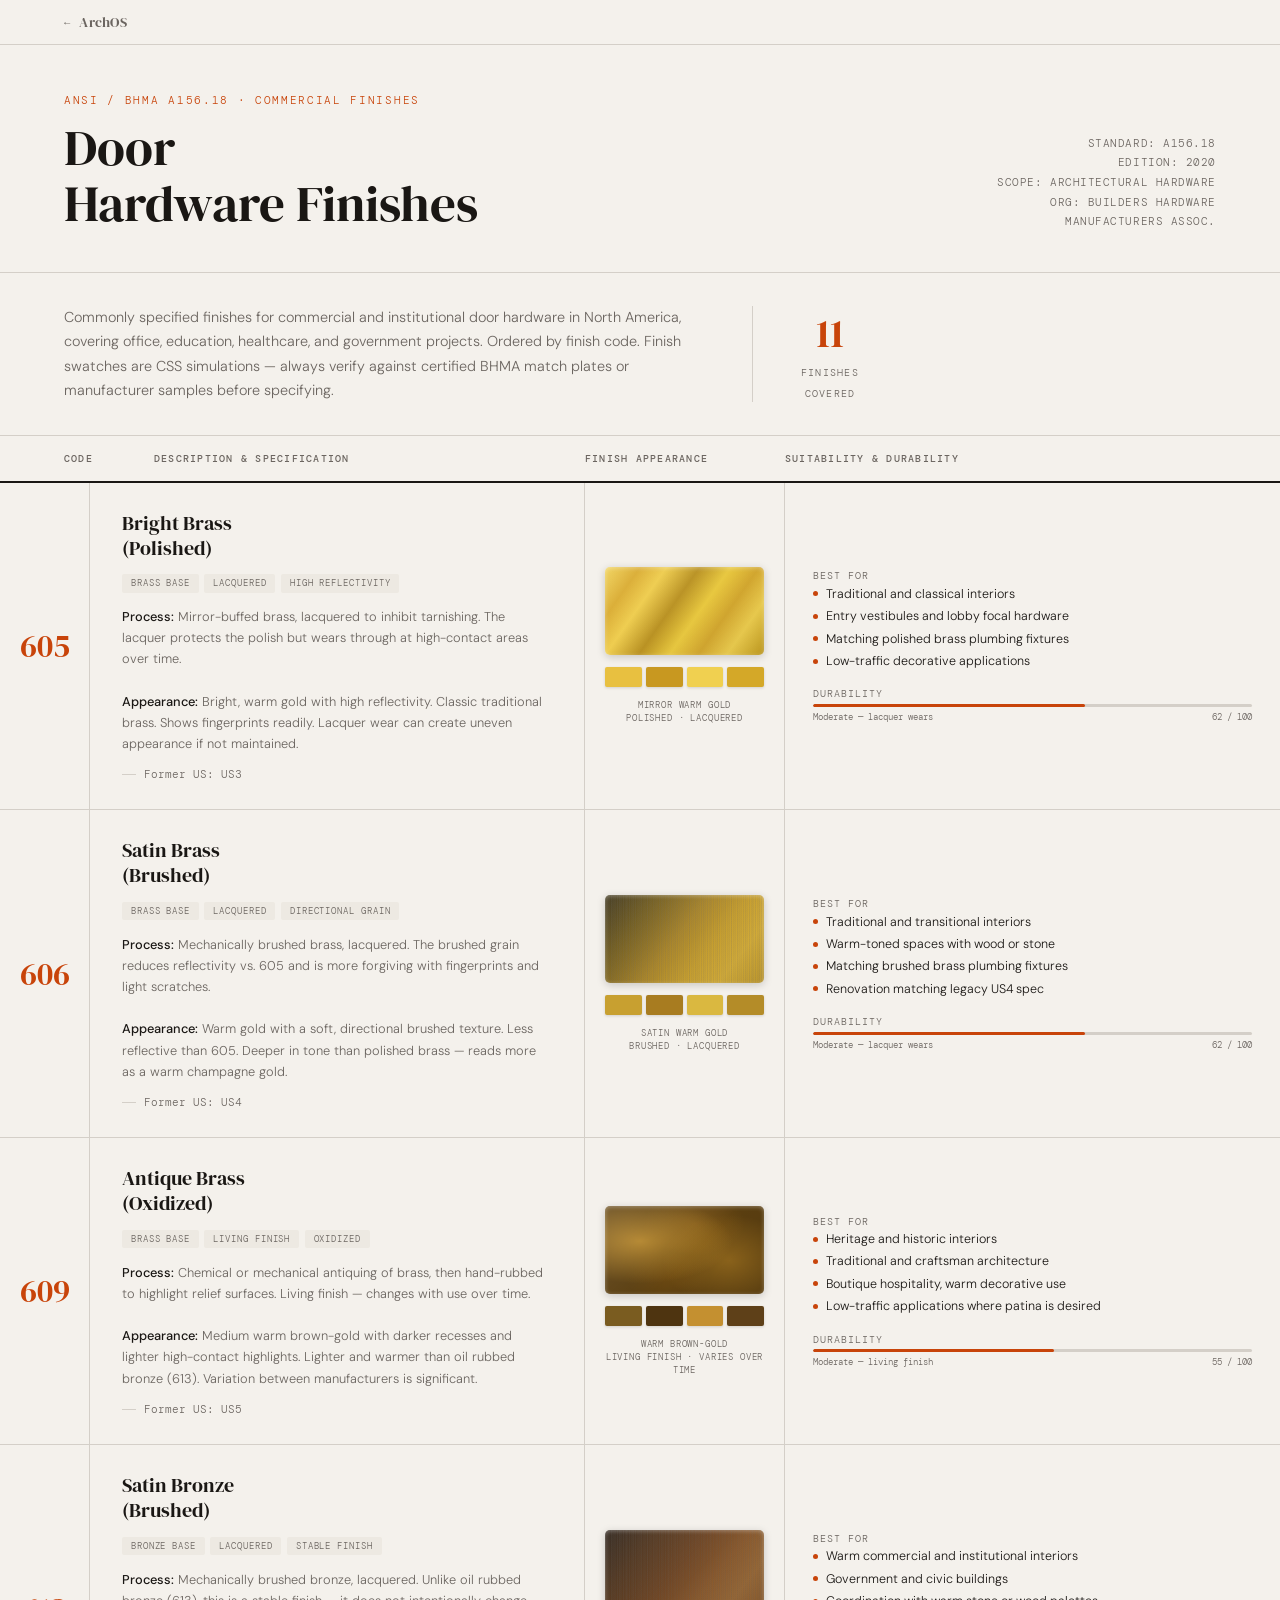
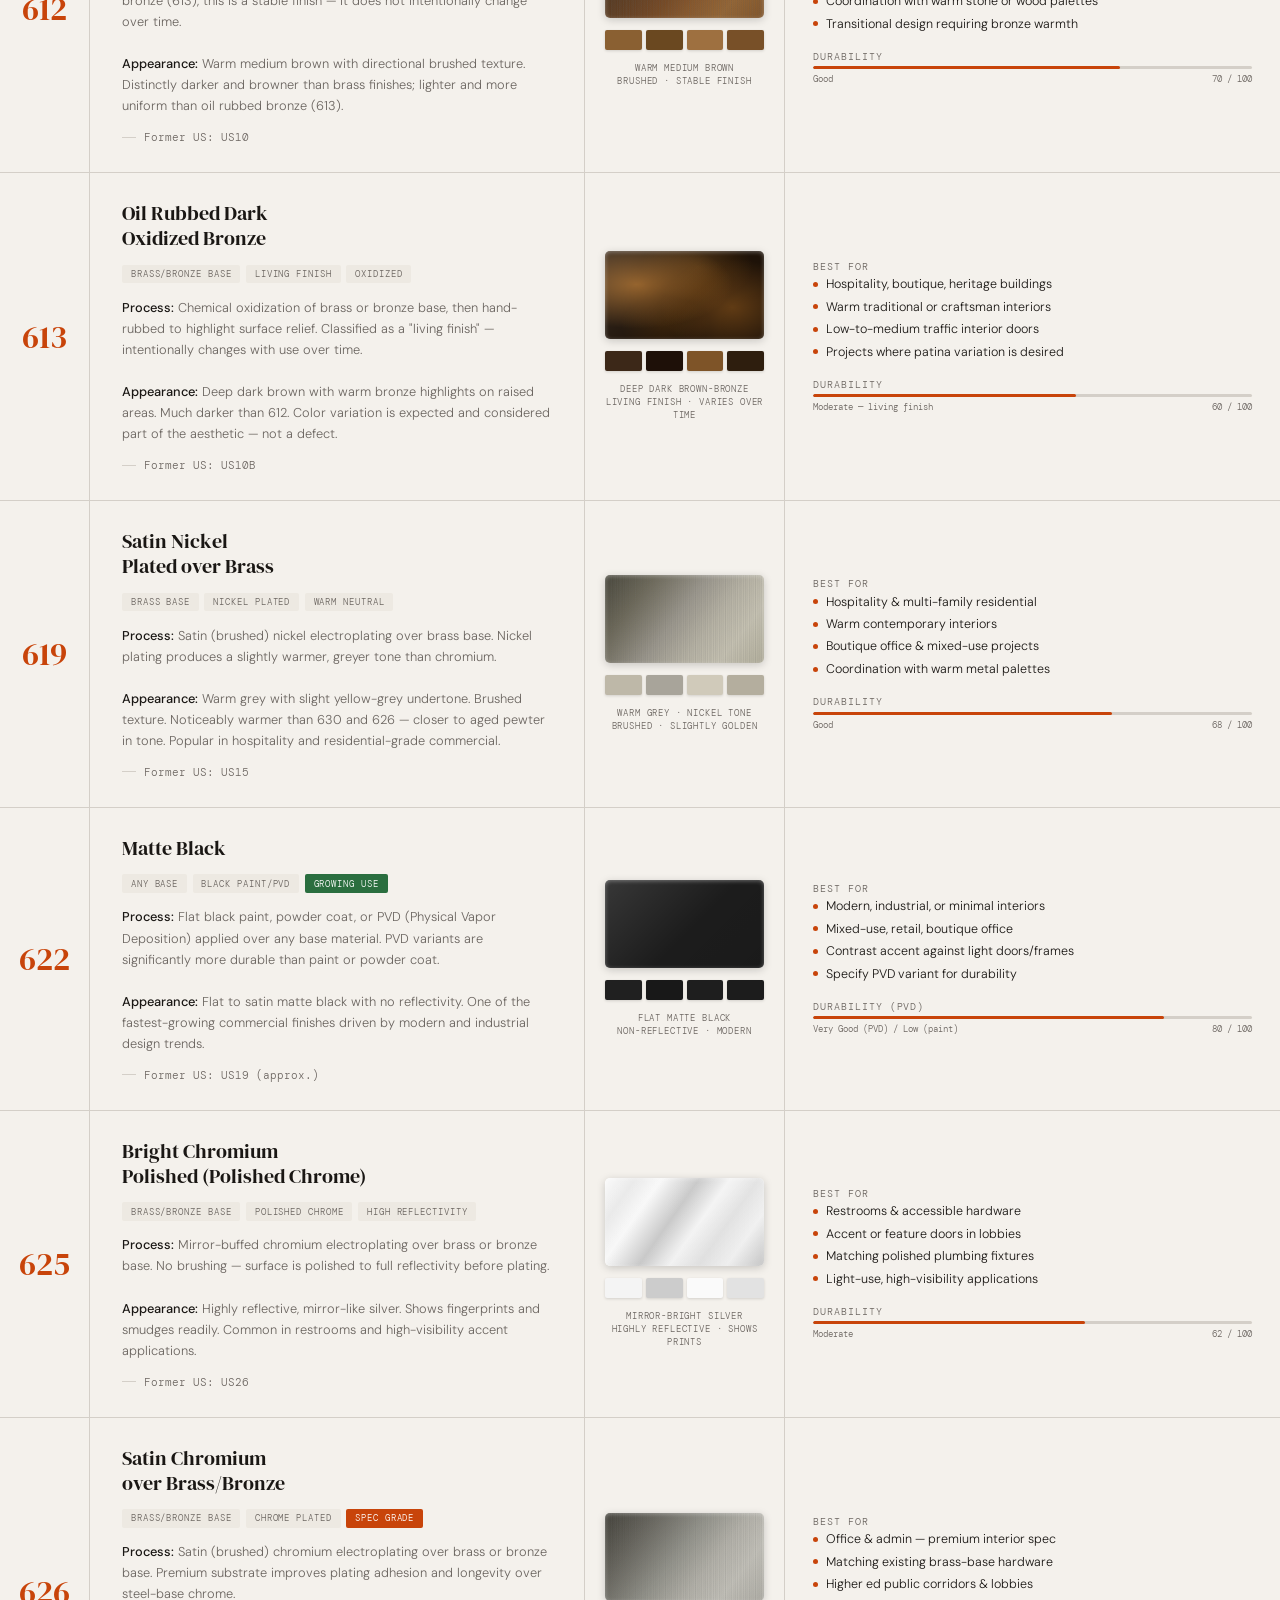
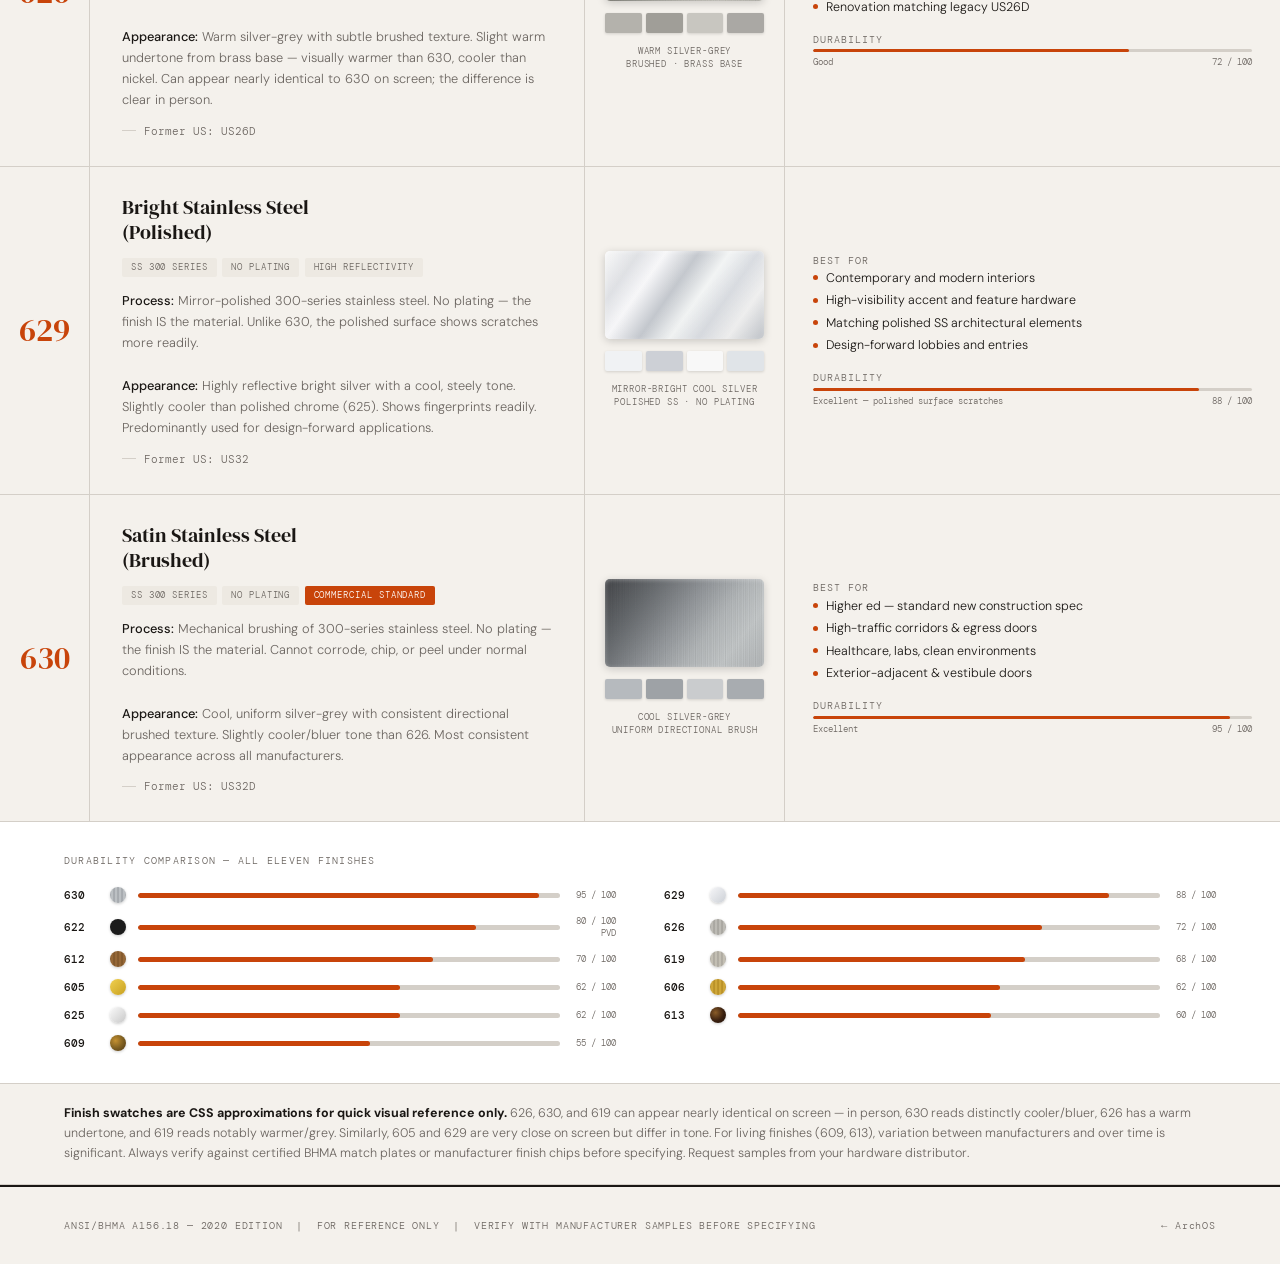
<file: tools/hardware-finishes.html>
<!doctype html>
<html lang="en">
  <head>
    <meta charset="UTF-8" />
    <meta name="viewport" content="width=device-width, initial-scale=1.0" />
    <title>ANSI/BHMA A156.18 — Commercial Hardware Finishes</title>
    <link rel="stylesheet" href="../style.css" />
    <style>
      .col-headers {
        display: grid;
        grid-template-columns: 90px 1fr 200px 1fr;
        padding: 1rem 4rem;
        border-bottom: 2px solid var(--ink);
        background: var(--bg);
        position: sticky;
        top: 0;
        z-index: 10;
      }
      .col-headers span {
        font-family: "DM Mono", monospace;
        font-size: 0.65rem;
        text-transform: uppercase;
        letter-spacing: 0.12em;
        color: var(--ink-muted);
        font-weight: 500;
      }

      /* ── Rows ── */
      .finish-row {
        display: grid;
        grid-template-columns: 90px 1fr 200px 1fr;
        border-bottom: 1px solid var(--rule);
        min-height: 200px;
        opacity: 0;
        transform: translateY(16px);
        animation: fadeUp 0.45s forwards;
      }
      .finish-row:nth-child(1) {
        animation-delay: 0.05s;
      }
      .finish-row:nth-child(2) {
        animation-delay: 0.08s;
      }
      .finish-row:nth-child(3) {
        animation-delay: 0.11s;
      }
      .finish-row:nth-child(4) {
        animation-delay: 0.14s;
      }
      .finish-row:nth-child(5) {
        animation-delay: 0.17s;
      }
      .finish-row:nth-child(6) {
        animation-delay: 0.2s;
      }
      .finish-row:nth-child(7) {
        animation-delay: 0.23s;
      }
      .finish-row:nth-child(8) {
        animation-delay: 0.26s;
      }
      .finish-row:nth-child(9) {
        animation-delay: 0.29s;
      }
      .finish-row:nth-child(10) {
        animation-delay: 0.32s;
      }
      .finish-row:nth-child(11) {
        animation-delay: 0.35s;
      }
      .finish-row:hover {
        background: rgba(255, 255, 255, 0.45);
      }

      /* ── Code cell ── */
      .cell-code {
        border-right: 1px solid var(--rule);
        display: flex;
        flex-direction: column;
        align-items: center;
        justify-content: center;
        padding: 1.5rem 0.75rem;
        gap: 0.5rem;
      }
      .code-number {
        font-family: "DM Serif Display", serif;
        font-size: 2rem;
        color: var(--accent);
        line-height: 1;
      }

      /* ── Description cell ── */
      .cell-desc {
        border-right: 1px solid var(--rule);
        padding: 1.75rem 2rem;
        display: flex;
        flex-direction: column;
        justify-content: center;
        gap: 0.85rem;
      }
      .finish-name {
        font-family: "DM Serif Display", serif;
        font-size: 1.25rem;
        font-weight: 400;
        line-height: 1.25;
      }
      .finish-tags {
        display: flex;
        flex-wrap: wrap;
        gap: 0.35rem;
      }
      .finish-spec {
        font-size: 0.8rem;
        color: var(--ink-muted);
        line-height: 1.65;
      }
      .finish-spec strong {
        color: var(--ink);
        font-weight: 500;
      }
      .us-equiv {
        font-family: "DM Mono", monospace;
        font-size: 0.7rem;
        color: var(--ink-muted);
        display: flex;
        align-items: center;
        gap: 0.5rem;
      }
      .us-equiv::before {
        content: "";
        display: inline-block;
        width: 14px;
        height: 1px;
        background: var(--rule);
      }

      /* ── Visual cell ── */
      .cell-visual {
        border-right: 1px solid var(--rule);
        padding: 1.25rem;
        display: flex;
        flex-direction: column;
        gap: 0.75rem;
        justify-content: center;
        align-items: center;
      }
      .swatch-block {
        width: 100%;
        height: 88px;
        border-radius: 5px;
        box-shadow:
          inset 0 1px 4px rgba(255, 255, 255, 0.35),
          0 2px 8px rgba(0, 0, 0, 0.18);
        position: relative;
        overflow: hidden;
      }
      .swatch-block::after {
        content: "";
        position: absolute;
        inset: 0;
        background: linear-gradient(
          135deg,
          rgba(255, 255, 255, 0.12) 0%,
          transparent 55%,
          rgba(0, 0, 0, 0.07) 100%
        );
      }

      /*
    Brushed metals (606, 612, 619, 626, 630) use repeating horizontal grain.
    Polished metals (605, 625, 629) use high-contrast diagonal gradients.
    Living finishes (609, 613) use layered radial gradients to simulate worn highlights.
    Color temperature: brass = warm gold · bronze = warm brown · chrome/SS = cool silver · nickel = warm grey
  */

      /* 605 — Bright Brass: mirror-polished warm gold */
      .sw-605 {
        background: linear-gradient(
          125deg,
          #f0d050 0%,
          #d8a828 16%,
          #eecb48 28%,
          #b89020 43%,
          #e8c840 57%,
          #d4a830 70%,
          #f0d050 83%,
          #c8a020 100%
        );
      }
      /* 606 — Satin Brass: brushed warm gold */
      .sw-606 {
        background:
          repeating-linear-gradient(
            90deg,
            rgba(0, 0, 0, 0.10) 0px,
            rgba(255, 255, 255, 0.07) 1px,
            transparent 1px,
            transparent 2px
          ),
          repeating-linear-gradient(
            90deg,
            rgba(0, 0, 0, 0.07) 0px,
            rgba(255, 255, 255, 0.05) 1px,
            transparent 1px,
            transparent 3px
          ),
          repeating-linear-gradient(
            90deg,
            rgba(0, 0, 0, 0.06) 0px,
            rgba(255, 255, 255, 0.04) 1px,
            transparent 1px,
            transparent 7px
          ),
          linear-gradient(
            128deg,
            #2e2408 0%,
            #6a5414 22%,
            #a88428 46%,
            #c8a030 64%,
            #d8b03a 80%,
            #c8a030 100%
          );
      }
      /* 609 — Antique Brass: medium warm gold with darker recesses, living finish */
      .sw-609 {
        background:
          radial-gradient(
            ellipse 58% 48% at 22% 40%,
            rgba(202, 150, 48, 0.78) 0%,
            transparent 100%
          ),
          radial-gradient(
            ellipse 42% 52% at 78% 62%,
            rgba(178, 128, 36, 0.58) 0%,
            transparent 100%
          ),
          radial-gradient(
            ellipse 32% 36% at 56% 20%,
            rgba(158, 108, 28, 0.46) 0%,
            transparent 100%
          ),
          radial-gradient(
            ellipse 26% 30% at 40% 82%,
            rgba(136, 90, 20, 0.36) 0%,
            transparent 100%
          ),
          #5a3e10;
      }
      /* 612 — Satin Bronze: brushed warm medium brown */
      .sw-612 {
        background:
          repeating-linear-gradient(
            90deg,
            rgba(0, 0, 0, 0.11) 0px,
            rgba(255, 255, 255, 0.06) 1px,
            transparent 1px,
            transparent 2px
          ),
          repeating-linear-gradient(
            90deg,
            rgba(0, 0, 0, 0.08) 0px,
            rgba(255, 255, 255, 0.05) 1px,
            transparent 1px,
            transparent 3px
          ),
          repeating-linear-gradient(
            90deg,
            rgba(0, 0, 0, 0.06) 0px,
            rgba(255, 255, 255, 0.04) 1px,
            transparent 1px,
            transparent 7px
          ),
          linear-gradient(
            128deg,
            #1e1208 0%,
            #482c14 22%,
            #6e4422 46%,
            #8a5a2e 64%,
            #9a6a38 80%,
            #8c5c2e 100%
          );
      }
      /* 613 — Oil Rubbed Bronze: very dark base, warm bronze radial highlights where surface is worn */
      .sw-613 {
        background:
          radial-gradient(
            ellipse 60% 50% at 20% 38%,
            rgba(162, 102, 36, 0.85) 0%,
            transparent 100%
          ),
          radial-gradient(
            ellipse 45% 55% at 80% 64%,
            rgba(136, 84, 28, 0.65) 0%,
            transparent 100%
          ),
          radial-gradient(
            ellipse 35% 40% at 58% 18%,
            rgba(114, 72, 22, 0.5) 0%,
            transparent 100%
          ),
          radial-gradient(
            ellipse 28% 32% at 38% 84%,
            rgba(96, 60, 18, 0.4) 0%,
            transparent 100%
          ),
          #1e1208;
      }
      /* 619 — Satin Nickel: brushed warm/yellow-grey, clearly warmer than chrome */
      .sw-619 {
        background:
          repeating-linear-gradient(
            90deg,
            rgba(0, 0, 0, 0.09) 0px,
            rgba(255, 255, 255, 0.06) 1px,
            transparent 1px,
            transparent 2px
          ),
          repeating-linear-gradient(
            90deg,
            rgba(0, 0, 0, 0.06) 0px,
            rgba(255, 255, 255, 0.04) 1px,
            transparent 1px,
            transparent 3px
          ),
          repeating-linear-gradient(
            90deg,
            rgba(0, 0, 0, 0.05) 0px,
            rgba(255, 255, 255, 0.035) 1px,
            transparent 1px,
            transparent 5px
          ),
          linear-gradient(
            128deg,
            #2e2c20 0%,
            #605c4c 22%,
            #98948a 46%,
            #b8b4a6 64%,
            #ccc8b8 80%,
            #c0bca8 100%
          );
      }
      /* 622 — Matte Black: flat, non-reflective — no gradient */
      .sw-622 {
        background: #1c1c1c;
      }
      /* 625 — Bright Chrome: high-contrast mirror-bright, sharp highlight/shadow */
      .sw-625 {
        background: linear-gradient(
          125deg,
          #fafafa 0%,
          #e8e8e8 14%,
          #f8f8f8 26%,
          #c8c8c8 43%,
          #f4f4f4 57%,
          #e6e6e6 70%,
          #fafafa 83%,
          #d4d4d4 100%
        );
      }
      /* 626 — Satin Chrome/Brass: brushed silver, barely warm undertone */
      .sw-626 {
        background:
          repeating-linear-gradient(
            90deg,
            rgba(0, 0, 0, 0.08) 0px,
            rgba(255, 255, 255, 0.06) 1px,
            transparent 1px,
            transparent 2px
          ),
          repeating-linear-gradient(
            90deg,
            rgba(0, 0, 0, 0.06) 0px,
            rgba(255, 255, 255, 0.04) 1px,
            transparent 1px,
            transparent 3px
          ),
          repeating-linear-gradient(
            90deg,
            rgba(0, 0, 0, 0.05) 0px,
            rgba(255, 255, 255, 0.03) 1px,
            transparent 1px,
            transparent 5px
          ),
          linear-gradient(
            128deg,
            #28261e 0%,
            #5a5850 22%,
            #909088 46%,
            #b4b2aa 64%,
            #c8c6be 80%,
            #bcbab2 100%
          );
      }
      /* 629 — Bright Stainless Steel: mirror-polished cool silver */
      .sw-629 {
        background: linear-gradient(
          125deg,
          #f8f8f8 0%,
          #dcdee2 16%,
          #f6f6f8 28%,
          #c2c6cc 43%,
          #f2f4f4 57%,
          #dcdfe4 70%,
          #f8f8f8 83%,
          #ccd0d6 100%
        );
      }
      /* 630 — Satin SS: fine brushing, coolest blue-grey */
      .sw-630 {
        background:
          repeating-linear-gradient(
            90deg,
            rgba(0, 0, 0, 0.08) 0px,
            rgba(255, 255, 255, 0.055) 1px,
            transparent 1px,
            transparent 2px
          ),
          repeating-linear-gradient(
            90deg,
            rgba(0, 0, 0, 0.055) 0px,
            rgba(255, 255, 255, 0.04) 1px,
            transparent 1px,
            transparent 3px
          ),
          repeating-linear-gradient(
            90deg,
            rgba(0, 0, 0, 0.045) 0px,
            rgba(255, 255, 255, 0.03) 1px,
            transparent 1px,
            transparent 5px
          ),
          linear-gradient(
            128deg,
            #26282c 0%,
            #565a5e 22%,
            #8e9296 46%,
            #b4b8ba 64%,
            #cacecf 80%,
            #bfc3c5 100%
          );
      }

      .swatch-mini-row {
        display: flex;
        gap: 4px;
        width: 100%;
      }
      .swatch-mini {
        flex: 1;
        height: 20px;
        border-radius: 2px;
        box-shadow: 0 1px 3px rgba(0, 0, 0, 0.14);
      }
      /* 605 — mirror gold range */
      .sm-605-1 {
        background: #e8c040;
      }
      .sm-605-2 {
        background: #c89820;
      }
      .sm-605-3 {
        background: #f0d050;
      }
      .sm-605-4 {
        background: #d4a828;
      }
      /* 606 — brushed brass tonal range */
      .sm-606-1 {
        background: #c8a030;
      }
      .sm-606-2 {
        background: #a87c20;
      }
      .sm-606-3 {
        background: #dab840;
      }
      .sm-606-4 {
        background: #b48c28;
      }
      /* 609 — antique brass: dark body to warm gold highlights */
      .sm-609-1 {
        background: #7a5c20;
      }
      .sm-609-2 {
        background: #4e3410;
      }
      .sm-609-3 {
        background: #c49030;
      }
      .sm-609-4 {
        background: #5e4018;
      }
      /* 612 — satin bronze warm brown */
      .sm-612-1 {
        background: #8a6032;
      }
      .sm-612-2 {
        background: #6a4820;
      }
      .sm-612-3 {
        background: #9e7040;
      }
      .sm-612-4 {
        background: #785028;
      }
      /* 613 — dark espresso body + warm bronze highlight */
      .sm-613-1 {
        background: #3c2818;
      }
      .sm-613-2 {
        background: #1e1008;
      }
      .sm-613-3 {
        background: #7e5428;
      }
      .sm-613-4 {
        background: #2e1e0e;
      }
      /* 619 — clearly warm/yellow-grey */
      .sm-619-1 {
        background: #beb8a8;
      }
      .sm-619-2 {
        background: #a8a49a;
      }
      .sm-619-3 {
        background: #d0caba;
      }
      .sm-619-4 {
        background: #b4ae9e;
      }
      /* 622 — nearly uniform flat dark */
      .sm-622-1 {
        background: #202020;
      }
      .sm-622-2 {
        background: #181818;
      }
      .sm-622-3 {
        background: #1e1e1e;
      }
      .sm-622-4 {
        background: #1c1c1c;
      }
      /* 625 — near-white mirror range */
      .sm-625-1 {
        background: #f4f4f4;
      }
      .sm-625-2 {
        background: #cccccc;
      }
      .sm-625-3 {
        background: #fafafa;
      }
      .sm-625-4 {
        background: #e2e2e2;
      }
      /* 626 — warm silver tones */
      .sm-626-1 {
        background: #b4b2ac;
      }
      .sm-626-2 {
        background: #a09e98;
      }
      .sm-626-3 {
        background: #c8c6c0;
      }
      .sm-626-4 {
        background: #aaa8a4;
      }
      /* 629 — cool bright silver */
      .sm-629-1 {
        background: #f0f2f4;
      }
      .sm-629-2 {
        background: #cdd0d6;
      }
      .sm-629-3 {
        background: #f8f8f8;
      }
      .sm-629-4 {
        background: #e0e4e8;
      }
      /* 630 — cool blue-grey tonal range */
      .sm-630-1 {
        background: #b6babe;
      }
      .sm-630-2 {
        background: #9ea2a6;
      }
      .sm-630-3 {
        background: #caccce;
      }
      .sm-630-4 {
        background: #a8acb0;
      }

      .swatch-caption {
        font-family: "DM Mono", monospace;
        font-size: 0.58rem;
        text-transform: uppercase;
        letter-spacing: 0.09em;
        color: var(--ink-muted);
        text-align: center;
        line-height: 1.4;
      }

      /* ── Suitability cell ── */
      .cell-suit {
        padding: 1.75rem;
        display: flex;
        flex-direction: column;
        justify-content: center;
        gap: 1.1rem;
      }
      .suit-label {
        font-family: "DM Mono", monospace;
        font-size: 0.6rem;
        text-transform: uppercase;
        letter-spacing: 0.1em;
        color: var(--ink-muted);
        margin-bottom: 0.2rem;
      }
      .suit-items {
        display: flex;
        flex-direction: column;
        gap: 0.35rem;
      }
      .suit-item {
        font-size: 0.78rem;
        color: var(--ink);
        display: flex;
        align-items: flex-start;
        gap: 0.5rem;
        line-height: 1.35;
      }
      .suit-item::before {
        content: "";
        width: 5px;
        height: 5px;
        border-radius: 50%;
        background: var(--accent);
        flex-shrink: 0;
        margin-top: 0.35rem;
      }
      .durability-bar {
        height: 3px;
        background: var(--rule);
        border-radius: 2px;
        overflow: hidden;
        margin-top: 0.2rem;
      }
      .durability-fill {
        height: 100%;
        background: var(--accent);
        border-radius: 2px;
      }
      .durability-label {
        display: flex;
        justify-content: space-between;
        font-family: "DM Mono", monospace;
        font-size: 0.58rem;
        color: var(--ink-muted);
        margin-top: 0.25rem;
      }

      /* ── Compare section ── */
      .compare-section {
        padding: 2rem 4rem;
        border-bottom: 1px solid var(--rule);
        background: white;
      }
      .compare-title {
        font-family: "DM Mono", monospace;
        font-size: 0.65rem;
        text-transform: uppercase;
        letter-spacing: 0.12em;
        color: var(--ink-muted);
        margin-bottom: 1.25rem;
      }
      .compare-grid {
        display: grid;
        grid-template-columns: 1fr 1fr;
        gap: 0.75rem 3rem;
      }
      .compare-row {
        display: flex;
        align-items: center;
        gap: 0.75rem;
      }
      .compare-code {
        font-family: "DM Mono", monospace;
        font-size: 0.68rem;
        font-weight: 500;
        color: var(--ink);
        width: 34px;
        flex-shrink: 0;
      }
      .compare-dot {
        width: 16px;
        height: 16px;
        border-radius: 50%;
        flex-shrink: 0;
        box-shadow: 0 1px 3px rgba(0, 0, 0, 0.2);
      }
      .compare-bar-wrap {
        flex: 1;
        height: 5px;
        background: var(--rule);
        border-radius: 3px;
        overflow: hidden;
      }
      .compare-bar-fill {
        height: 100%;
        background: var(--accent);
        border-radius: 3px;
      }
      .compare-pct {
        font-family: "DM Mono", monospace;
        font-size: 0.58rem;
        color: var(--ink-muted);
        width: 44px;
        text-align: right;
        flex-shrink: 0;
      }

      /* ── Responsive ── */
      @media (max-width: 960px) {
        .col-headers {
          display: none;
        }
        .compare-section {
          padding: 1.5rem;
        }
        .finish-row {
          grid-template-columns: 1fr;
          border: 1px solid var(--rule);
          margin: 0.75rem;
          border-radius: 4px;
        }
        .cell-code {
          flex-direction: row;
          justify-content: flex-start;
          padding: 1rem 1.5rem;
          border-right: none;
          border-bottom: 1px solid var(--rule);
          gap: 0.75rem;
        }
        .cell-desc,
        .cell-visual,
        .cell-suit {
          border-right: none;
          border-bottom: 1px solid var(--rule);
        }
        .compare-grid {
          grid-template-columns: 1fr;
        }
      }
    </style>
  </head>
  <body>
    <nav class="site-nav"><a href="../index.html">ArchOS</a></nav>

<header>
      <div>
        <div class="header-eyebrow">
          ANSI / BHMA A156.18 · Commercial Finishes
        </div>
        <h1>Door<br />Hardware Finishes</h1>
      </div>
      <div class="header-meta">
        STANDARD: A156.18<br />EDITION: 2020<br />SCOPE: ARCHITECTURAL
        HARDWARE<br />ORG: BUILDERS HARDWARE<br />MANUFACTURERS ASSOC.
      </div>
    </header>

    <div class="intro">
      <p>
        Commonly specified finishes for commercial and institutional door
        hardware in North America, covering office, education, healthcare, and
        government projects. Ordered by finish code. Finish swatches are CSS
        simulations — always verify against certified BHMA match plates or
        manufacturer samples before specifying.
      </p>
      <div class="intro-stat">
        <span class="num">11</span>
        <span class="label">Finishes<br />Covered</span>
      </div>
    </div>

    <div class="col-headers">
      <span>Code</span>
      <span>Description &amp; Specification</span>
      <span>Finish Appearance</span>
      <span>Suitability &amp; Durability</span>
    </div>

    <div id="finishes">
      <!-- 605 -->
      <div class="finish-row">
        <div class="cell-code">
          <span class="code-number">605</span>
        </div>
        <div class="cell-desc">
          <div class="finish-name">Bright Brass<br />(Polished)</div>
          <div class="finish-tags">
            <span class="tag">Brass Base</span>
            <span class="tag">Lacquered</span>
            <span class="tag">High Reflectivity</span>
          </div>
          <div class="finish-spec">
            <strong>Process:</strong> Mirror-buffed brass, lacquered to inhibit
            tarnishing. The lacquer protects the polish but wears through at
            high-contact areas over time.<br /><br />
            <strong>Appearance:</strong> Bright, warm gold with high
            reflectivity. Classic traditional brass. Shows fingerprints readily.
            Lacquer wear can create uneven appearance if not maintained.
          </div>
          <div class="us-equiv">Former US: US3</div>
        </div>
        <div class="cell-visual">
          <div class="swatch-block sw-605"></div>
          <div class="swatch-mini-row">
            <div class="swatch-mini sm-605-1"></div>
            <div class="swatch-mini sm-605-2"></div>
            <div class="swatch-mini sm-605-3"></div>
            <div class="swatch-mini sm-605-4"></div>
          </div>
          <div class="swatch-caption">
            Mirror warm gold<br />polished · lacquered
          </div>
        </div>
        <div class="cell-suit">
          <div>
            <div class="suit-label">Best For</div>
            <div class="suit-items">
              <span class="suit-item">Traditional and classical interiors</span>
              <span class="suit-item"
                >Entry vestibules and lobby focal hardware</span
              >
              <span class="suit-item"
                >Matching polished brass plumbing fixtures</span
              >
              <span class="suit-item">Low-traffic decorative applications</span>
            </div>
          </div>
          <div>
            <div class="suit-label">Durability</div>
            <div class="durability-bar">
              <div class="durability-fill" style="width: 62%"></div>
            </div>
            <div class="durability-label">
              <span>Moderate — lacquer wears</span><span>62 / 100</span>
            </div>
          </div>
        </div>
      </div>

      <!-- 606 -->
      <div class="finish-row">
        <div class="cell-code">
          <span class="code-number">606</span>
        </div>
        <div class="cell-desc">
          <div class="finish-name">Satin Brass<br />(Brushed)</div>
          <div class="finish-tags">
            <span class="tag">Brass Base</span>
            <span class="tag">Lacquered</span>
            <span class="tag">Directional Grain</span>
          </div>
          <div class="finish-spec">
            <strong>Process:</strong> Mechanically brushed brass, lacquered. The
            brushed grain reduces reflectivity vs. 605 and is more forgiving
            with fingerprints and light scratches.<br /><br />
            <strong>Appearance:</strong> Warm gold with a soft, directional
            brushed texture. Less reflective than 605. Deeper in tone than
            polished brass — reads more as a warm champagne gold.
          </div>
          <div class="us-equiv">Former US: US4</div>
        </div>
        <div class="cell-visual">
          <div class="swatch-block sw-606"></div>
          <div class="swatch-mini-row">
            <div class="swatch-mini sm-606-1"></div>
            <div class="swatch-mini sm-606-2"></div>
            <div class="swatch-mini sm-606-3"></div>
            <div class="swatch-mini sm-606-4"></div>
          </div>
          <div class="swatch-caption">
            Satin warm gold<br />brushed · lacquered
          </div>
        </div>
        <div class="cell-suit">
          <div>
            <div class="suit-label">Best For</div>
            <div class="suit-items">
              <span class="suit-item"
                >Traditional and transitional interiors</span
              >
              <span class="suit-item"
                >Warm-toned spaces with wood or stone</span
              >
              <span class="suit-item"
                >Matching brushed brass plumbing fixtures</span
              >
              <span class="suit-item">Renovation matching legacy US4 spec</span>
            </div>
          </div>
          <div>
            <div class="suit-label">Durability</div>
            <div class="durability-bar">
              <div class="durability-fill" style="width: 62%"></div>
            </div>
            <div class="durability-label">
              <span>Moderate — lacquer wears</span><span>62 / 100</span>
            </div>
          </div>
        </div>
      </div>

      <!-- 609 -->
      <div class="finish-row">
        <div class="cell-code">
          <span class="code-number">609</span>
        </div>
        <div class="cell-desc">
          <div class="finish-name">Antique Brass<br />(Oxidized)</div>
          <div class="finish-tags">
            <span class="tag">Brass Base</span>
            <span class="tag">Living Finish</span>
            <span class="tag">Oxidized</span>
          </div>
          <div class="finish-spec">
            <strong>Process:</strong> Chemical or mechanical antiquing of brass,
            then hand-rubbed to highlight relief surfaces. Living finish —
            changes with use over time.<br /><br />
            <strong>Appearance:</strong> Medium warm brown-gold with darker
            recesses and lighter high-contact highlights. Lighter and warmer
            than oil rubbed bronze (613). Variation between manufacturers is
            significant.
          </div>
          <div class="us-equiv">Former US: US5</div>
        </div>
        <div class="cell-visual">
          <div class="swatch-block sw-609"></div>
          <div class="swatch-mini-row">
            <div class="swatch-mini sm-609-1"></div>
            <div class="swatch-mini sm-609-2"></div>
            <div class="swatch-mini sm-609-3"></div>
            <div class="swatch-mini sm-609-4"></div>
          </div>
          <div class="swatch-caption">
            Warm brown-gold<br />living finish · varies over time
          </div>
        </div>
        <div class="cell-suit">
          <div>
            <div class="suit-label">Best For</div>
            <div class="suit-items">
              <span class="suit-item">Heritage and historic interiors</span>
              <span class="suit-item"
                >Traditional and craftsman architecture</span
              >
              <span class="suit-item"
                >Boutique hospitality, warm decorative use</span
              >
              <span class="suit-item"
                >Low-traffic applications where patina is desired</span
              >
            </div>
          </div>
          <div>
            <div class="suit-label">Durability</div>
            <div class="durability-bar">
              <div class="durability-fill" style="width: 55%"></div>
            </div>
            <div class="durability-label">
              <span>Moderate — living finish</span><span>55 / 100</span>
            </div>
          </div>
        </div>
      </div>

      <!-- 612 -->
      <div class="finish-row">
        <div class="cell-code">
          <span class="code-number">612</span>
        </div>
        <div class="cell-desc">
          <div class="finish-name">Satin Bronze<br />(Brushed)</div>
          <div class="finish-tags">
            <span class="tag">Bronze Base</span>
            <span class="tag">Lacquered</span>
            <span class="tag">Stable Finish</span>
          </div>
          <div class="finish-spec">
            <strong>Process:</strong> Mechanically brushed bronze, lacquered.
            Unlike oil rubbed bronze (613), this is a stable finish — it does
            not intentionally change over time.<br /><br />
            <strong>Appearance:</strong> Warm medium brown with directional
            brushed texture. Distinctly darker and browner than brass finishes;
            lighter and more uniform than oil rubbed bronze (613).
          </div>
          <div class="us-equiv">Former US: US10</div>
        </div>
        <div class="cell-visual">
          <div class="swatch-block sw-612"></div>
          <div class="swatch-mini-row">
            <div class="swatch-mini sm-612-1"></div>
            <div class="swatch-mini sm-612-2"></div>
            <div class="swatch-mini sm-612-3"></div>
            <div class="swatch-mini sm-612-4"></div>
          </div>
          <div class="swatch-caption">
            Warm medium brown<br />brushed · stable finish
          </div>
        </div>
        <div class="cell-suit">
          <div>
            <div class="suit-label">Best For</div>
            <div class="suit-items">
              <span class="suit-item"
                >Warm commercial and institutional interiors</span
              >
              <span class="suit-item">Government and civic buildings</span>
              <span class="suit-item"
                >Coordination with warm stone or wood palettes</span
              >
              <span class="suit-item"
                >Transitional design requiring bronze warmth</span
              >
            </div>
          </div>
          <div>
            <div class="suit-label">Durability</div>
            <div class="durability-bar">
              <div class="durability-fill" style="width: 70%"></div>
            </div>
            <div class="durability-label">
              <span>Good</span><span>70 / 100</span>
            </div>
          </div>
        </div>
      </div>

      <!-- 613 -->
      <div class="finish-row">
        <div class="cell-code">
          <span class="code-number">613</span>
        </div>
        <div class="cell-desc">
          <div class="finish-name">Oil Rubbed Dark<br />Oxidized Bronze</div>
          <div class="finish-tags">
            <span class="tag">Brass/Bronze Base</span>
            <span class="tag">Living Finish</span>
            <span class="tag">Oxidized</span>
          </div>
          <div class="finish-spec">
            <strong>Process:</strong> Chemical oxidization of brass or bronze
            base, then hand-rubbed to highlight surface relief. Classified as a
            "living finish" — intentionally changes with use over time.<br /><br />
            <strong>Appearance:</strong> Deep dark brown with warm bronze
            highlights on raised areas. Much darker than 612. Color variation is
            expected and considered part of the aesthetic — not a defect.
          </div>
          <div class="us-equiv">Former US: US10B</div>
        </div>
        <div class="cell-visual">
          <div class="swatch-block sw-613"></div>
          <div class="swatch-mini-row">
            <div class="swatch-mini sm-613-1"></div>
            <div class="swatch-mini sm-613-2"></div>
            <div class="swatch-mini sm-613-3"></div>
            <div class="swatch-mini sm-613-4"></div>
          </div>
          <div class="swatch-caption">
            Deep dark brown-bronze<br />living finish · varies over time
          </div>
        </div>
        <div class="cell-suit">
          <div>
            <div class="suit-label">Best For</div>
            <div class="suit-items">
              <span class="suit-item"
                >Hospitality, boutique, heritage buildings</span
              >
              <span class="suit-item"
                >Warm traditional or craftsman interiors</span
              >
              <span class="suit-item"
                >Low-to-medium traffic interior doors</span
              >
              <span class="suit-item"
                >Projects where patina variation is desired</span
              >
            </div>
          </div>
          <div>
            <div class="suit-label">Durability</div>
            <div class="durability-bar">
              <div class="durability-fill" style="width: 60%"></div>
            </div>
            <div class="durability-label">
              <span>Moderate — living finish</span><span>60 / 100</span>
            </div>
          </div>
        </div>
      </div>

      <!-- 619 -->
      <div class="finish-row">
        <div class="cell-code">
          <span class="code-number">619</span>
        </div>
        <div class="cell-desc">
          <div class="finish-name">Satin Nickel<br />Plated over Brass</div>
          <div class="finish-tags">
            <span class="tag">Brass Base</span>
            <span class="tag">Nickel Plated</span>
            <span class="tag">Warm Neutral</span>
          </div>
          <div class="finish-spec">
            <strong>Process:</strong> Satin (brushed) nickel electroplating over
            brass base. Nickel plating produces a slightly warmer, greyer tone
            than chromium.<br /><br />
            <strong>Appearance:</strong> Warm grey with slight yellow-grey
            undertone. Brushed texture. Noticeably warmer than 630 and 626 —
            closer to aged pewter in tone. Popular in hospitality and
            residential-grade commercial.
          </div>
          <div class="us-equiv">Former US: US15</div>
        </div>
        <div class="cell-visual">
          <div class="swatch-block sw-619"></div>
          <div class="swatch-mini-row">
            <div class="swatch-mini sm-619-1"></div>
            <div class="swatch-mini sm-619-2"></div>
            <div class="swatch-mini sm-619-3"></div>
            <div class="swatch-mini sm-619-4"></div>
          </div>
          <div class="swatch-caption">
            Warm grey · nickel tone<br />brushed · slightly golden
          </div>
        </div>
        <div class="cell-suit">
          <div>
            <div class="suit-label">Best For</div>
            <div class="suit-items">
              <span class="suit-item"
                >Hospitality &amp; multi-family residential</span
              >
              <span class="suit-item">Warm contemporary interiors</span>
              <span class="suit-item"
                >Boutique office &amp; mixed-use projects</span
              >
              <span class="suit-item"
                >Coordination with warm metal palettes</span
              >
            </div>
          </div>
          <div>
            <div class="suit-label">Durability</div>
            <div class="durability-bar">
              <div class="durability-fill" style="width: 68%"></div>
            </div>
            <div class="durability-label">
              <span>Good</span><span>68 / 100</span>
            </div>
          </div>
        </div>
      </div>

      <!-- 622 -->
      <div class="finish-row">
        <div class="cell-code">
          <span class="code-number">622</span>
        </div>
        <div class="cell-desc">
          <div class="finish-name">Matte Black</div>
          <div class="finish-tags">
            <span class="tag">Any Base</span>
            <span class="tag">Black Paint/PVD</span>
            <span class="tag new">Growing Use</span>
          </div>
          <div class="finish-spec">
            <strong>Process:</strong> Flat black paint, powder coat, or PVD
            (Physical Vapor Deposition) applied over any base material. PVD
            variants are significantly more durable than paint or powder
            coat.<br /><br />
            <strong>Appearance:</strong> Flat to satin matte black with no
            reflectivity. One of the fastest-growing commercial finishes driven
            by modern and industrial design trends.
          </div>
          <div class="us-equiv">Former US: US19 (approx.)</div>
        </div>
        <div class="cell-visual">
          <div class="swatch-block sw-622"></div>
          <div class="swatch-mini-row">
            <div class="swatch-mini sm-622-1"></div>
            <div class="swatch-mini sm-622-2"></div>
            <div class="swatch-mini sm-622-3"></div>
            <div class="swatch-mini sm-622-4"></div>
          </div>
          <div class="swatch-caption">
            Flat matte black<br />non-reflective · modern
          </div>
        </div>
        <div class="cell-suit">
          <div>
            <div class="suit-label">Best For</div>
            <div class="suit-items">
              <span class="suit-item"
                >Modern, industrial, or minimal interiors</span
              >
              <span class="suit-item">Mixed-use, retail, boutique office</span>
              <span class="suit-item"
                >Contrast accent against light doors/frames</span
              >
              <span class="suit-item">Specify PVD variant for durability</span>
            </div>
          </div>
          <div>
            <div class="suit-label">Durability (PVD)</div>
            <div class="durability-bar">
              <div class="durability-fill" style="width: 80%"></div>
            </div>
            <div class="durability-label">
              <span>Very Good (PVD) / Low (paint)</span><span>80 / 100</span>
            </div>
          </div>
        </div>
      </div>

      <!-- 625 -->
      <div class="finish-row">
        <div class="cell-code">
          <span class="code-number">625</span>
        </div>
        <div class="cell-desc">
          <div class="finish-name">
            Bright Chromium<br />Polished (Polished Chrome)
          </div>
          <div class="finish-tags">
            <span class="tag">Brass/Bronze Base</span>
            <span class="tag">Polished Chrome</span>
            <span class="tag">High Reflectivity</span>
          </div>
          <div class="finish-spec">
            <strong>Process:</strong> Mirror-buffed chromium electroplating over
            brass or bronze base. No brushing — surface is polished to full
            reflectivity before plating.<br /><br />
            <strong>Appearance:</strong> Highly reflective, mirror-like silver.
            Shows fingerprints and smudges readily. Common in restrooms and
            high-visibility accent applications.
          </div>
          <div class="us-equiv">Former US: US26</div>
        </div>
        <div class="cell-visual">
          <div class="swatch-block sw-625"></div>
          <div class="swatch-mini-row">
            <div class="swatch-mini sm-625-1"></div>
            <div class="swatch-mini sm-625-2"></div>
            <div class="swatch-mini sm-625-3"></div>
            <div class="swatch-mini sm-625-4"></div>
          </div>
          <div class="swatch-caption">
            Mirror-bright silver<br />highly reflective · shows prints
          </div>
        </div>
        <div class="cell-suit">
          <div>
            <div class="suit-label">Best For</div>
            <div class="suit-items">
              <span class="suit-item">Restrooms &amp; accessible hardware</span>
              <span class="suit-item">Accent or feature doors in lobbies</span>
              <span class="suit-item">Matching polished plumbing fixtures</span>
              <span class="suit-item"
                >Light-use, high-visibility applications</span
              >
            </div>
          </div>
          <div>
            <div class="suit-label">Durability</div>
            <div class="durability-bar">
              <div class="durability-fill" style="width: 62%"></div>
            </div>
            <div class="durability-label">
              <span>Moderate</span><span>62 / 100</span>
            </div>
          </div>
        </div>
      </div>

      <!-- 626 -->
      <div class="finish-row">
        <div class="cell-code">
          <span class="code-number">626</span>
        </div>
        <div class="cell-desc">
          <div class="finish-name">Satin Chromium<br />over Brass/Bronze</div>
          <div class="finish-tags">
            <span class="tag">Brass/Bronze Base</span>
            <span class="tag">Chrome Plated</span>
            <span class="tag accent">Spec Grade</span>
          </div>
          <div class="finish-spec">
            <strong>Process:</strong> Satin (brushed) chromium electroplating
            over brass or bronze base. Premium substrate improves plating
            adhesion and longevity over steel-base chrome.<br /><br />
            <strong>Appearance:</strong> Warm silver-grey with subtle brushed
            texture. Slight warm undertone from brass base — visually warmer
            than 630, cooler than nickel. Can appear nearly identical to 630 on
            screen; the difference is clear in person.
          </div>
          <div class="us-equiv">Former US: US26D</div>
        </div>
        <div class="cell-visual">
          <div class="swatch-block sw-626"></div>
          <div class="swatch-mini-row">
            <div class="swatch-mini sm-626-1"></div>
            <div class="swatch-mini sm-626-2"></div>
            <div class="swatch-mini sm-626-3"></div>
            <div class="swatch-mini sm-626-4"></div>
          </div>
          <div class="swatch-caption">
            Warm silver-grey<br />brushed · brass base
          </div>
        </div>
        <div class="cell-suit">
          <div>
            <div class="suit-label">Best For</div>
            <div class="suit-items">
              <span class="suit-item"
                >Office &amp; admin — premium interior spec</span
              >
              <span class="suit-item"
                >Matching existing brass-base hardware</span
              >
              <span class="suit-item"
                >Higher ed public corridors &amp; lobbies</span
              >
              <span class="suit-item">Renovation matching legacy US26D</span>
            </div>
          </div>
          <div>
            <div class="suit-label">Durability</div>
            <div class="durability-bar">
              <div class="durability-fill" style="width: 72%"></div>
            </div>
            <div class="durability-label">
              <span>Good</span><span>72 / 100</span>
            </div>
          </div>
        </div>
      </div>

      <!-- 629 -->
      <div class="finish-row">
        <div class="cell-code">
          <span class="code-number">629</span>
        </div>
        <div class="cell-desc">
          <div class="finish-name">Bright Stainless Steel<br />(Polished)</div>
          <div class="finish-tags">
            <span class="tag">SS 300 Series</span>
            <span class="tag">No Plating</span>
            <span class="tag">High Reflectivity</span>
          </div>
          <div class="finish-spec">
            <strong>Process:</strong> Mirror-polished 300-series stainless
            steel. No plating — the finish IS the material. Unlike 630, the
            polished surface shows scratches more readily.<br /><br />
            <strong>Appearance:</strong> Highly reflective bright silver with a
            cool, steely tone. Slightly cooler than polished chrome (625). Shows
            fingerprints readily. Predominantly used for design-forward
            applications.
          </div>
          <div class="us-equiv">Former US: US32</div>
        </div>
        <div class="cell-visual">
          <div class="swatch-block sw-629"></div>
          <div class="swatch-mini-row">
            <div class="swatch-mini sm-629-1"></div>
            <div class="swatch-mini sm-629-2"></div>
            <div class="swatch-mini sm-629-3"></div>
            <div class="swatch-mini sm-629-4"></div>
          </div>
          <div class="swatch-caption">
            Mirror-bright cool silver<br />polished SS · no plating
          </div>
        </div>
        <div class="cell-suit">
          <div>
            <div class="suit-label">Best For</div>
            <div class="suit-items">
              <span class="suit-item">Contemporary and modern interiors</span>
              <span class="suit-item"
                >High-visibility accent and feature hardware</span
              >
              <span class="suit-item"
                >Matching polished SS architectural elements</span
              >
              <span class="suit-item">Design-forward lobbies and entries</span>
            </div>
          </div>
          <div>
            <div class="suit-label">Durability</div>
            <div class="durability-bar">
              <div class="durability-fill" style="width: 88%"></div>
            </div>
            <div class="durability-label">
              <span>Excellent — polished surface scratches</span
              ><span>88 / 100</span>
            </div>
          </div>
        </div>
      </div>

      <!-- 630 -->
      <div class="finish-row">
        <div class="cell-code">
          <span class="code-number">630</span>
        </div>
        <div class="cell-desc">
          <div class="finish-name">Satin Stainless Steel<br />(Brushed)</div>
          <div class="finish-tags">
            <span class="tag">SS 300 Series</span>
            <span class="tag">No Plating</span>
            <span class="tag accent">Commercial Standard</span>
          </div>
          <div class="finish-spec">
            <strong>Process:</strong> Mechanical brushing of 300-series
            stainless steel. No plating — the finish IS the material. Cannot
            corrode, chip, or peel under normal conditions.<br /><br />
            <strong>Appearance:</strong> Cool, uniform silver-grey with
            consistent directional brushed texture. Slightly cooler/bluer tone
            than 626. Most consistent appearance across all manufacturers.
          </div>
          <div class="us-equiv">Former US: US32D</div>
        </div>
        <div class="cell-visual">
          <div class="swatch-block sw-630"></div>
          <div class="swatch-mini-row">
            <div class="swatch-mini sm-630-1"></div>
            <div class="swatch-mini sm-630-2"></div>
            <div class="swatch-mini sm-630-3"></div>
            <div class="swatch-mini sm-630-4"></div>
          </div>
          <div class="swatch-caption">
            Cool silver-grey<br />uniform directional brush
          </div>
        </div>
        <div class="cell-suit">
          <div>
            <div class="suit-label">Best For</div>
            <div class="suit-items">
              <span class="suit-item"
                >Higher ed — standard new construction spec</span
              >
              <span class="suit-item"
                >High-traffic corridors &amp; egress doors</span
              >
              <span class="suit-item"
                >Healthcare, labs, clean environments</span
              >
              <span class="suit-item"
                >Exterior-adjacent &amp; vestibule doors</span
              >
            </div>
          </div>
          <div>
            <div class="suit-label">Durability</div>
            <div class="durability-bar">
              <div class="durability-fill" style="width: 95%"></div>
            </div>
            <div class="durability-label">
              <span>Excellent</span><span>95 / 100</span>
            </div>
          </div>
        </div>
      </div>
    </div>
    <!-- #finishes -->

    <!-- DURABILITY COMPARISON -->
    <div class="compare-section">
      <div class="compare-title">
        Durability Comparison — All Eleven Finishes
      </div>
      <div class="compare-grid">
        <div class="compare-row">
          <span class="compare-code">630</span>
          <div
            class="compare-dot"
            style="
              background: repeating-linear-gradient(
                90deg,
                #9ca0a5,
                #c6cacd 2px,
                #9ea2a6 4px
              );
            "
          ></div>
          <div class="compare-bar-wrap">
            <div class="compare-bar-fill" style="width: 95%"></div>
          </div>
          <span class="compare-pct">95 / 100</span>
        </div>
        <div class="compare-row">
          <span class="compare-code">629</span>
          <div
            class="compare-dot"
            style="background: linear-gradient(135deg, #f6f6f8, #ccd0d6)"
          ></div>
          <div class="compare-bar-wrap">
            <div class="compare-bar-fill" style="width: 88%"></div>
          </div>
          <span class="compare-pct">88 / 100</span>
        </div>
        <div class="compare-row">
          <span class="compare-code">622</span>
          <div class="compare-dot" style="background: #1c1c1c"></div>
          <div class="compare-bar-wrap">
            <div class="compare-bar-fill" style="width: 80%"></div>
          </div>
          <span class="compare-pct">80 / 100 PVD</span>
        </div>
        <div class="compare-row">
          <span class="compare-code">626</span>
          <div
            class="compare-dot"
            style="
              background: repeating-linear-gradient(
                90deg,
                #a09e98,
                #c6c4be 2px,
                #a2a09a 4px
              );
            "
          ></div>
          <div class="compare-bar-wrap">
            <div class="compare-bar-fill" style="width: 72%"></div>
          </div>
          <span class="compare-pct">72 / 100</span>
        </div>
        <div class="compare-row">
          <span class="compare-code">612</span>
          <div
            class="compare-dot"
            style="
              background: repeating-linear-gradient(
                90deg,
                #7a5228,
                #9e6e3c 2px,
                #7c5428 4px
              );
            "
          ></div>
          <div class="compare-bar-wrap">
            <div class="compare-bar-fill" style="width: 70%"></div>
          </div>
          <span class="compare-pct">70 / 100</span>
        </div>
        <div class="compare-row">
          <span class="compare-code">619</span>
          <div
            class="compare-dot"
            style="
              background: repeating-linear-gradient(
                90deg,
                #a8a49a,
                #ccc8bc 2px,
                #a6a29a 4px
              );
            "
          ></div>
          <div class="compare-bar-wrap">
            <div class="compare-bar-fill" style="width: 68%"></div>
          </div>
          <span class="compare-pct">68 / 100</span>
        </div>
        <div class="compare-row">
          <span class="compare-code">605</span>
          <div
            class="compare-dot"
            style="background: linear-gradient(135deg, #f0d050, #c8a020)"
          ></div>
          <div class="compare-bar-wrap">
            <div class="compare-bar-fill" style="width: 62%"></div>
          </div>
          <span class="compare-pct">62 / 100</span>
        </div>
        <div class="compare-row">
          <span class="compare-code">606</span>
          <div
            class="compare-dot"
            style="
              background: repeating-linear-gradient(
                90deg,
                #b08820,
                #d8b040 2px,
                #b48c24 4px
              );
            "
          ></div>
          <div class="compare-bar-wrap">
            <div class="compare-bar-fill" style="width: 62%"></div>
          </div>
          <span class="compare-pct">62 / 100</span>
        </div>
        <div class="compare-row">
          <span class="compare-code">625</span>
          <div
            class="compare-dot"
            style="background: linear-gradient(135deg, #fafafa, #c8c8c8)"
          ></div>
          <div class="compare-bar-wrap">
            <div class="compare-bar-fill" style="width: 62%"></div>
          </div>
          <span class="compare-pct">62 / 100</span>
        </div>
        <div class="compare-row">
          <span class="compare-code">613</span>
          <div
            class="compare-dot"
            style="
              background: radial-gradient(
                ellipse at 35% 35%,
                #8a5c28 0%,
                #3a2010 55%,
                #1e1008 100%
              );
            "
          ></div>
          <div class="compare-bar-wrap">
            <div class="compare-bar-fill" style="width: 60%"></div>
          </div>
          <span class="compare-pct">60 / 100</span>
        </div>
        <div class="compare-row">
          <span class="compare-code">609</span>
          <div
            class="compare-dot"
            style="
              background: radial-gradient(
                ellipse at 35% 35%,
                #c49030 0%,
                #7a5c20 55%,
                #4e3410 100%
              );
            "
          ></div>
          <div class="compare-bar-wrap">
            <div class="compare-bar-fill" style="width: 55%"></div>
          </div>
          <span class="compare-pct">55 / 100</span>
        </div>
      </div>
    </div>

    <div class="disclaimer">
      <p>
        <strong
          >Finish swatches are CSS approximations for quick visual reference
          only.</strong
        >
        626, 630, and 619 can appear nearly identical on screen — in person, 630
        reads distinctly cooler/bluer, 626 has a warm undertone, and 619 reads
        notably warmer/grey. Similarly, 605 and 629 are very close on screen but
        differ in tone. For living finishes (609, 613), variation between
        manufacturers and over time is significant. Always verify against
        certified BHMA match plates or manufacturer finish chips before
        specifying. Request samples from your hardware distributor.
      </p>
    </div>

    <footer>
      <p>
        ANSI/BHMA A156.18 — 2020 EDITION &nbsp;|&nbsp; FOR REFERENCE ONLY
        &nbsp;|&nbsp; VERIFY WITH MANUFACTURER SAMPLES BEFORE SPECIFYING
      </p>
      <a href="../index.html">← ArchOS</a>
    </footer>
  </body>
</html>
</file>
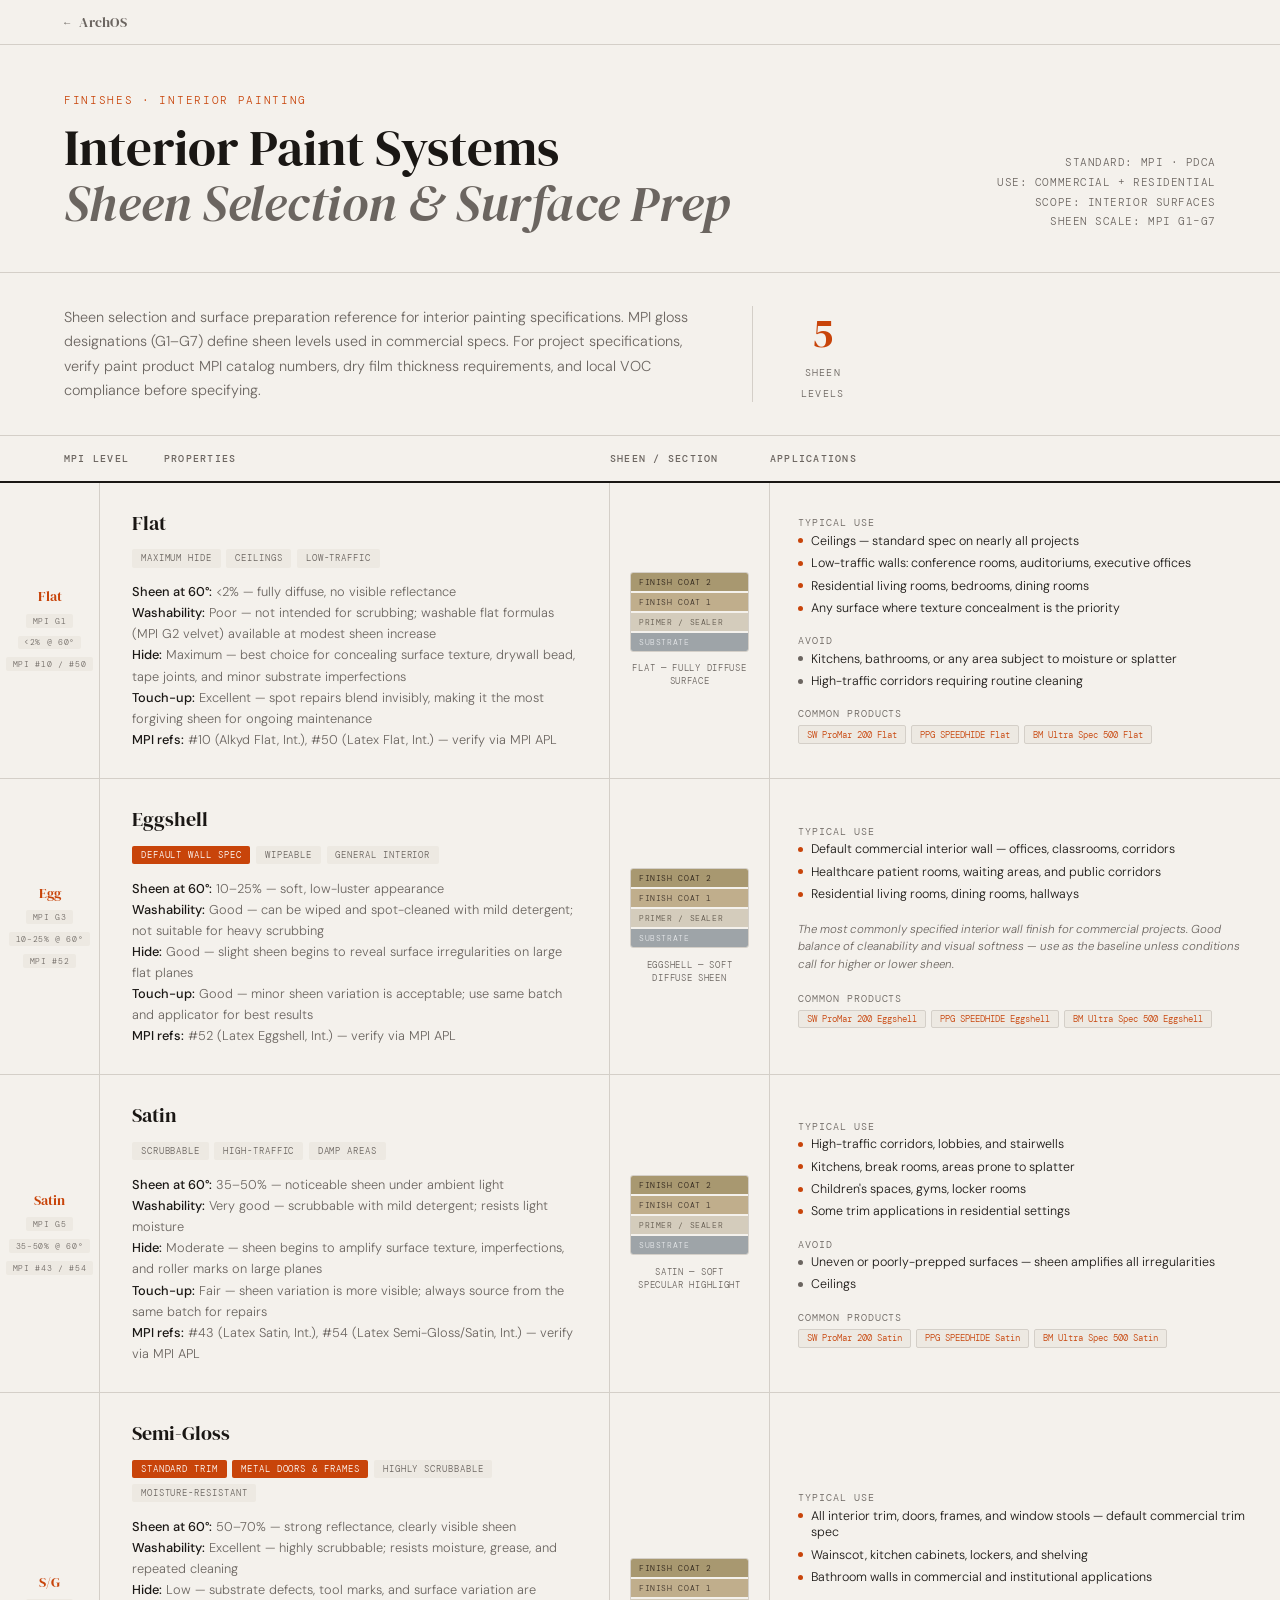
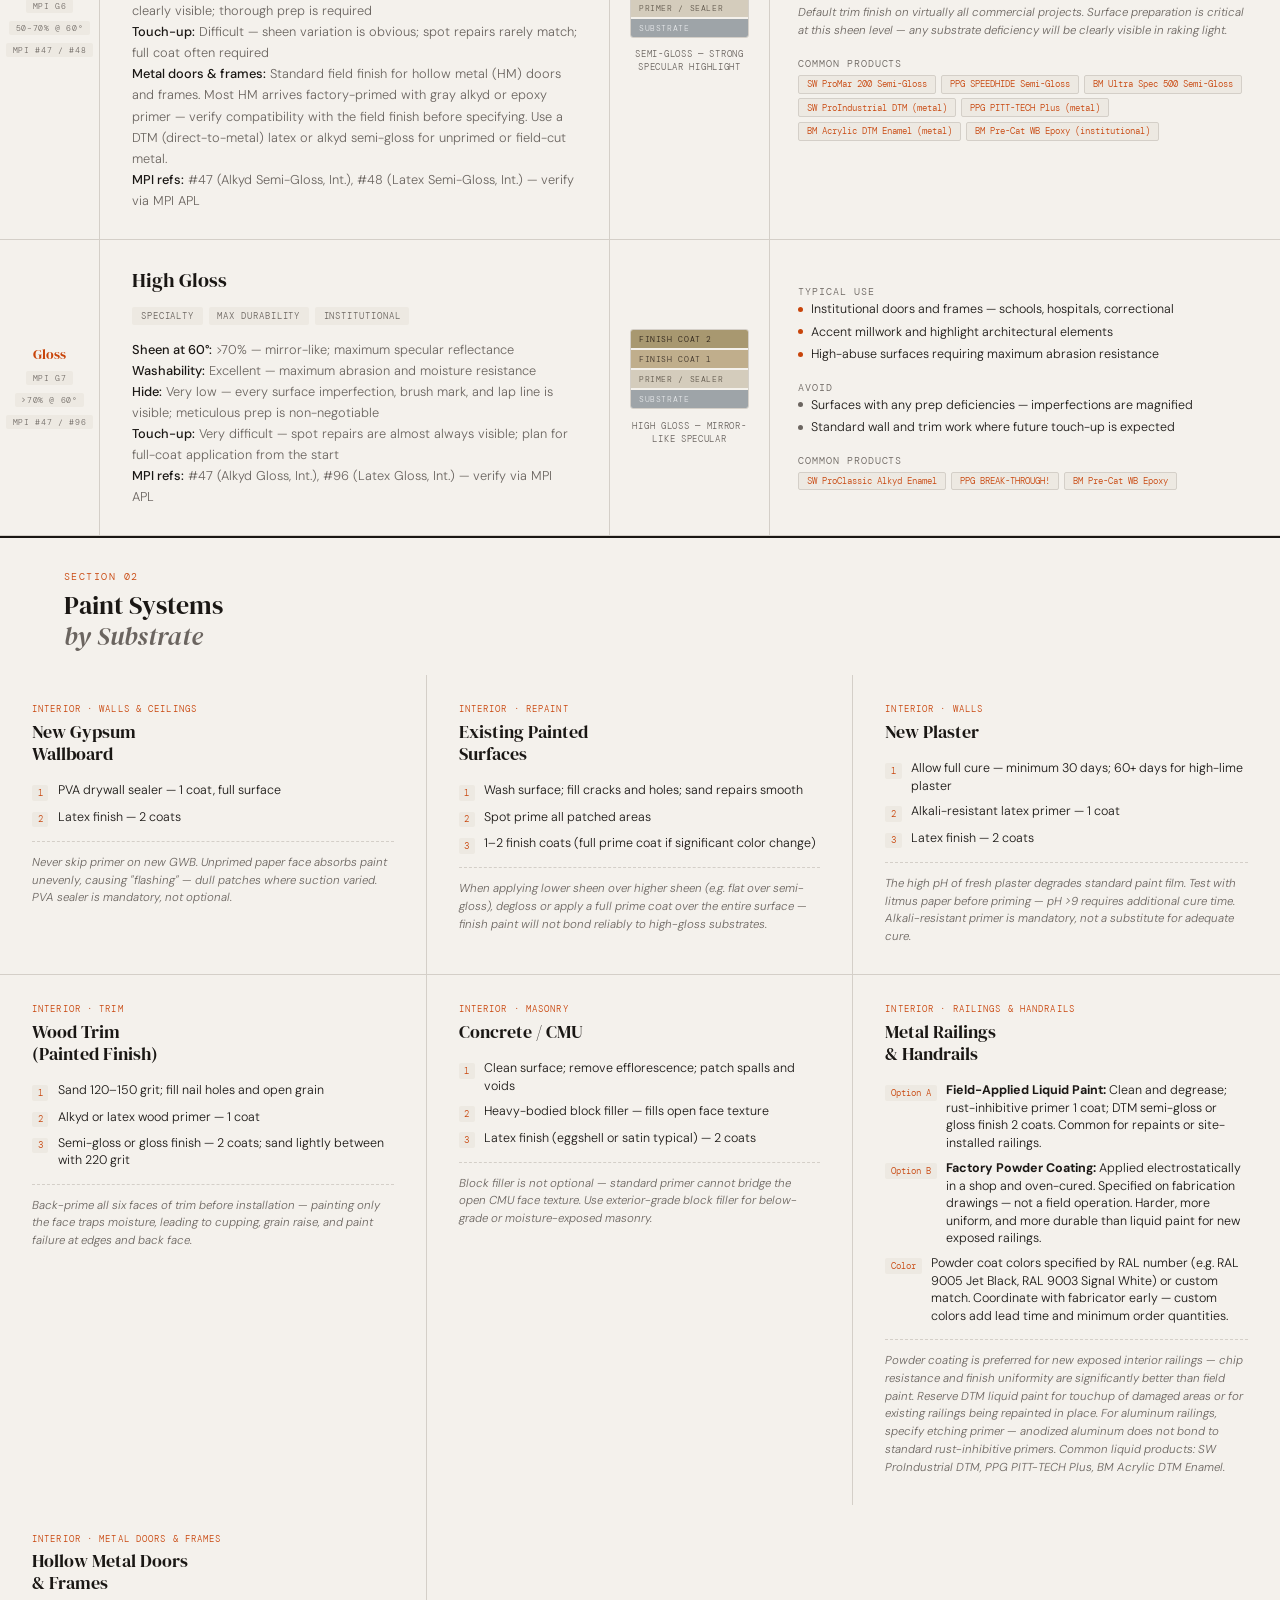
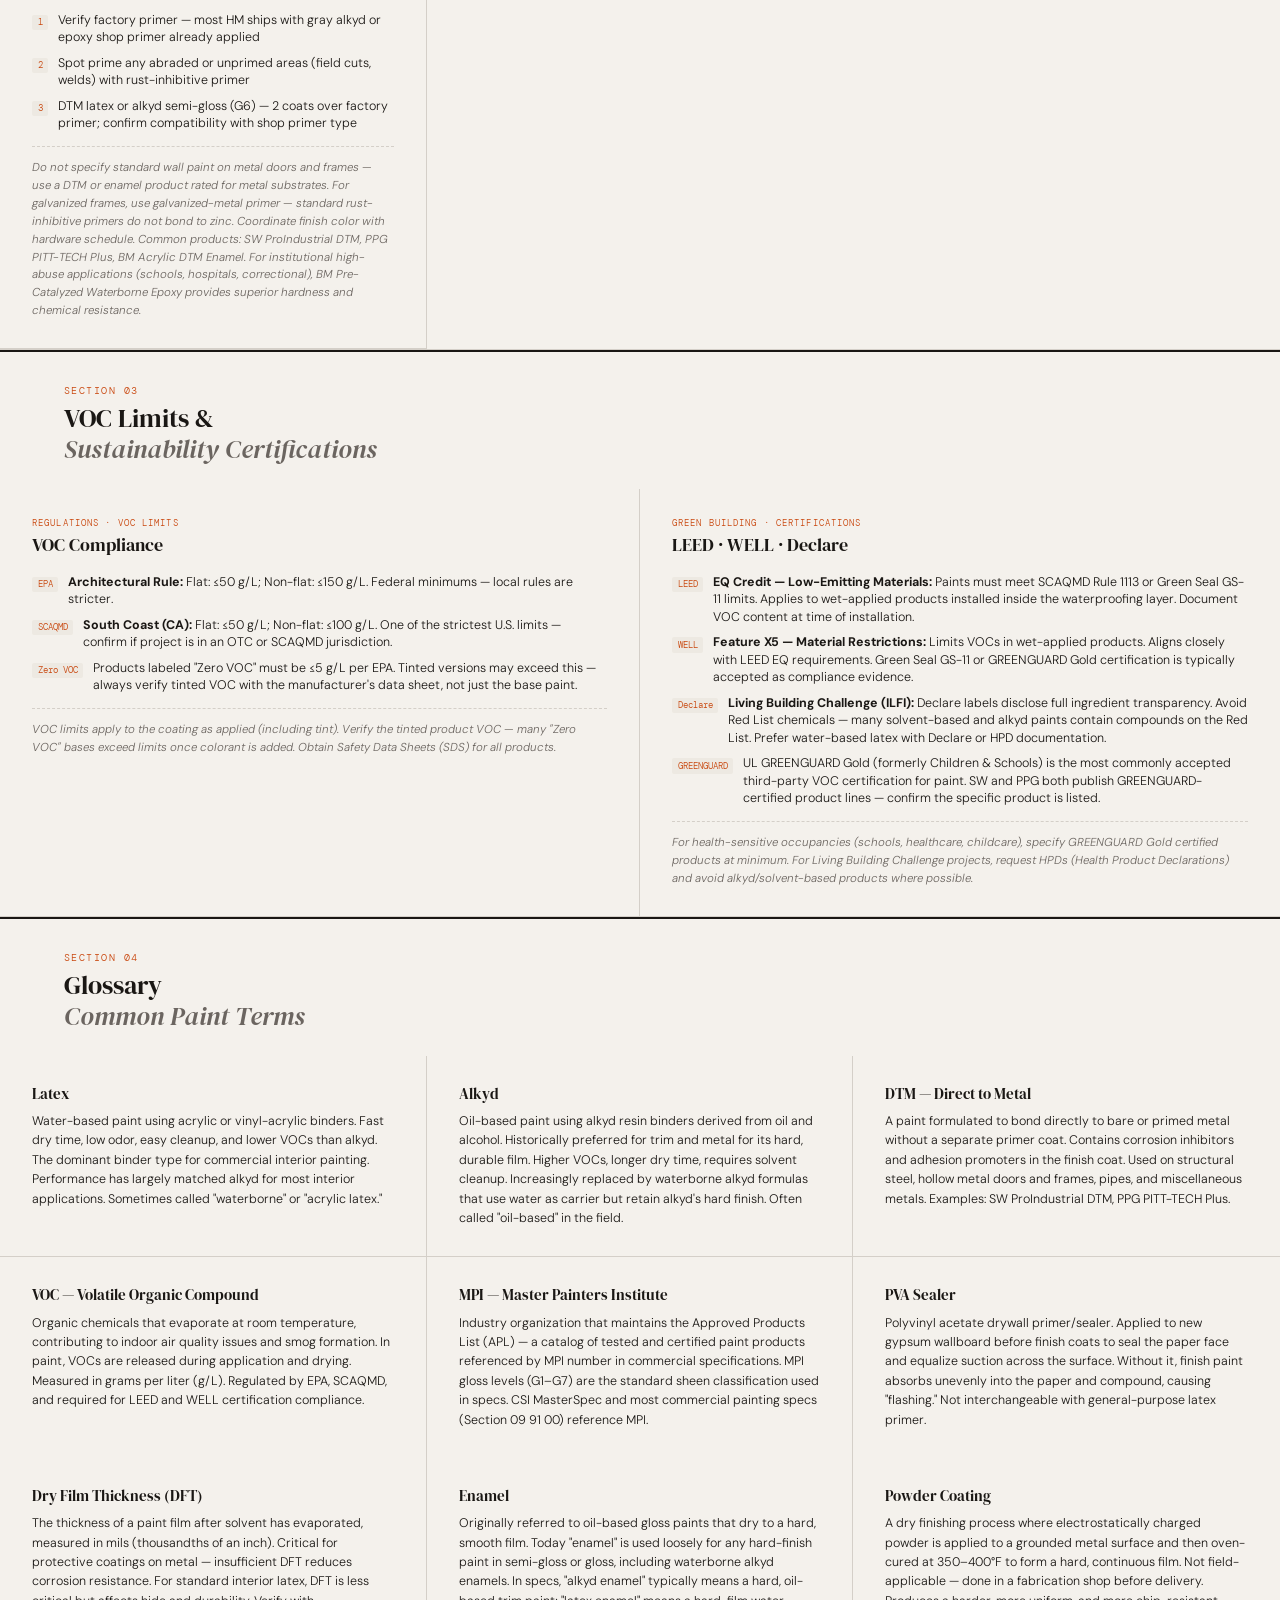
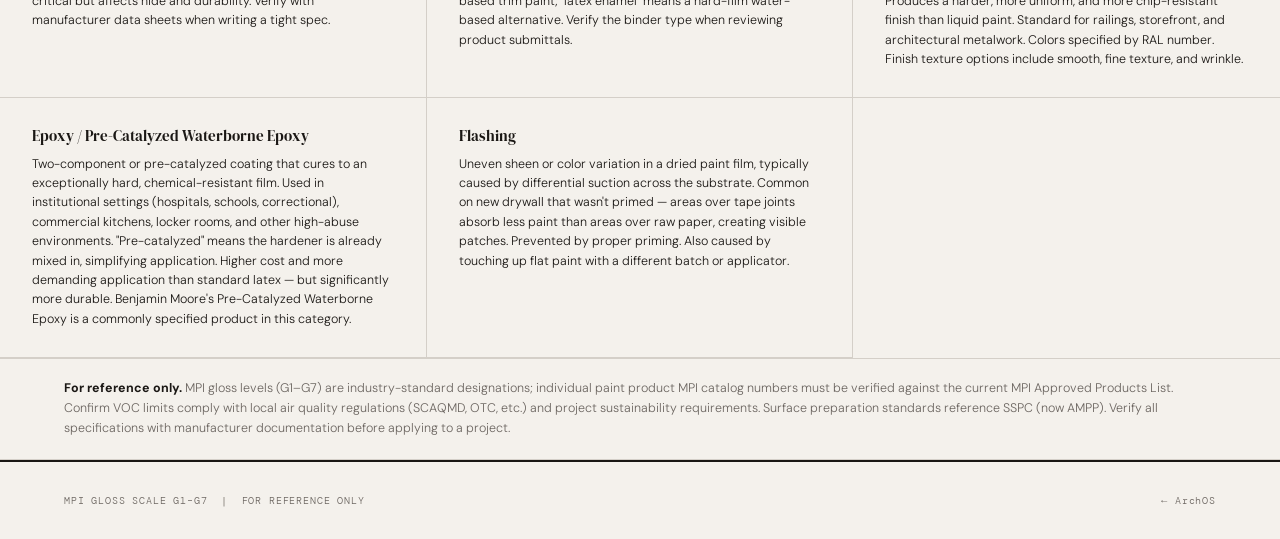
<file: tools/interior-painting.html>
<!DOCTYPE html>
<html lang="en">
<head>
<meta charset="UTF-8">
<meta name="viewport" content="width=device-width, initial-scale=1.0">
<title>Interior Paint Systems — ArchOS</title>
<link rel="stylesheet" href="../style.css">
<style>
  /* ── Column grid ── */
  .col-headers {
    display: grid;
    grid-template-columns: 100px 1fr 160px 1fr;
    padding: 1rem 4rem;
    border-bottom: 2px solid var(--ink);
    background: var(--bg);
    position: sticky;
    top: 0;
    z-index: 10;
  }
  .col-headers span {
    font-family: 'DM Mono', monospace;
    font-size: 0.65rem;
    text-transform: uppercase;
    letter-spacing: 0.12em;
    color: var(--ink-muted);
    font-weight: 500;
  }

  /* ── Rows ── */
  .paint-row {
    display: grid;
    grid-template-columns: 100px 1fr 160px 1fr;
    border-bottom: 1px solid var(--rule);
    min-height: 200px;
    opacity: 0;
    transform: translateY(16px);
    animation: fadeUp 0.45s forwards;
  }
  .paint-row:nth-child(1) { animation-delay: 0.05s; }
  .paint-row:nth-child(2) { animation-delay: 0.08s; }
  .paint-row:nth-child(3) { animation-delay: 0.11s; }
  .paint-row:nth-child(4) { animation-delay: 0.14s; }
  .paint-row:nth-child(5) { animation-delay: 0.17s; }
  .paint-row:hover { background: rgba(255,255,255,0.45); }

  /* ── Type cell ── */
  .cell-type {
    border-right: 1px solid var(--rule);
    display: flex;
    flex-direction: column;
    align-items: center;
    justify-content: center;
    padding: 1.5rem 0.75rem;
    gap: 0.5rem;
    text-align: center;
  }
  .sheen-abbr {
    font-family: 'DM Serif Display', serif;
    font-size: 0.85rem;
    color: var(--accent);
    line-height: 1.2;
  }
  .sheen-pill {
    font-family: 'DM Mono', monospace;
    font-size: 0.5rem;
    text-transform: uppercase;
    letter-spacing: 0.08em;
    color: var(--ink-muted);
    background: var(--tag-bg);
    padding: 0.12rem 0.4rem;
    border-radius: 2px;
    white-space: nowrap;
  }

  /* ── Description cell ── */
  .cell-desc {
    border-right: 1px solid var(--rule);
    padding: 1.75rem 2rem;
    display: flex;
    flex-direction: column;
    justify-content: center;
    gap: 0.85rem;
  }
  .sheen-name {
    font-family: 'DM Serif Display', serif;
    font-size: 1.25rem;
    font-weight: 400;
    line-height: 1.25;
  }
  .sheen-tags { display: flex; flex-wrap: wrap; gap: 0.35rem; }
  .sheen-spec { font-size: 0.8rem; color: var(--ink-muted); line-height: 1.65; }
  .sheen-spec strong { color: var(--ink); font-weight: 500; }

  /* ── Visual cell ── */
  .cell-visual {
    border-right: 1px solid var(--rule);
    padding: 1.25rem;
    display: flex;
    flex-direction: column;
    gap: 0.65rem;
    justify-content: center;
    align-items: center;
  }

  /* ── Manufacturer / product links ── */
  .mfr-label {
    font-family: 'DM Mono', monospace;
    font-size: 0.6rem;
    text-transform: uppercase;
    letter-spacing: 0.1em;
    color: var(--ink-muted);
    margin-bottom: 0.3rem;
  }
  .mfr-links { display: flex; flex-wrap: wrap; gap: 0.3rem; }
  .mfr-link {
    font-family: 'DM Mono', monospace;
    font-size: 0.58rem;
    color: var(--accent);
    text-decoration: none;
    background: var(--tag-bg);
    padding: 0.15rem 0.5rem;
    border-radius: 2px;
    border: 1px solid var(--rule);
    transition: background 0.15s, color 0.15s;
  }
  .mfr-link:hover { background: var(--accent); color: white; }

  /* Cross-section */
  .paint-diag {
    width: 100%;
    display: flex;
    flex-direction: column;
    gap: 2px;
    border-radius: 3px;
    overflow: hidden;
    border: 1px solid var(--rule);
  }
  .pd-layer {
    display: flex;
    align-items: center;
    padding: 4px 8px;
    gap: 6px;
    min-height: 18px;
  }
  .pd-label {
    font-family: 'DM Mono', monospace;
    font-size: 0.48rem;
    text-transform: uppercase;
    letter-spacing: 0.08em;
    line-height: 1.3;
    flex: 1;
  }
  .pd-sub     { background: #9ea4a8; color: #e8eaec; }
  .pd-primer  { background: #d4ccbc; color: #5c5448; }
  .pd-finish  { background: #c0ae8c; color: #3a3028; }
  .pd-finish2 { background: #a89870; color: #2a2018; }

  .diag-caption {
    font-family: 'DM Mono', monospace;
    font-size: 0.55rem;
    text-transform: uppercase;
    letter-spacing: 0.08em;
    color: var(--ink-muted);
    text-align: center;
    line-height: 1.5;
  }

  /* ── Applications cell ── */
  .cell-suit {
    padding: 1.75rem;
    display: flex;
    flex-direction: column;
    justify-content: center;
    gap: 1.1rem;
  }
  .suit-label {
    font-family: 'DM Mono', monospace;
    font-size: 0.6rem;
    text-transform: uppercase;
    letter-spacing: 0.1em;
    color: var(--ink-muted);
    margin-bottom: 0.2rem;
  }
  .suit-items { display: flex; flex-direction: column; gap: 0.35rem; }
  .suit-item {
    font-size: 0.78rem;
    color: var(--ink);
    display: flex;
    align-items: flex-start;
    gap: 0.5rem;
    line-height: 1.35;
  }
  .suit-item::before {
    content: '';
    width: 5px; height: 5px;
    border-radius: 50%;
    background: var(--accent);
    flex-shrink: 0;
    margin-top: 0.35rem;
  }
  .suit-item.avoid::before { background: var(--ink-muted); }
  .suit-note {
    font-size: 0.72rem;
    color: var(--ink-muted);
    line-height: 1.55;
    font-style: italic;
  }

  /* ── Section break ── */
  .section-head {
    border-top: 2px solid var(--ink);
    padding: 2rem 4rem 0;
  }
  .section-eyebrow {
    font-family: 'DM Mono', monospace;
    font-size: 0.65rem;
    text-transform: uppercase;
    letter-spacing: 0.14em;
    color: var(--accent);
    margin-bottom: 0.4rem;
  }
  .section-head h2 {
    font-family: 'DM Serif Display', serif;
    font-size: 1.6rem;
    font-weight: 400;
    line-height: 1.2;
    padding-bottom: 1.5rem;
  }
  .section-head h2 em { font-style: italic; color: var(--ink-muted); }

  /* ── Substrate system cards ── */
  .sys-grid {
    display: grid;
    grid-template-columns: repeat(3, 1fr);
    border-bottom: 1px solid var(--rule);
  }
  .sys-card {
    padding: 1.75rem 2rem;
    border-right: 1px solid var(--rule);
    border-bottom: 1px solid var(--rule);
    opacity: 0;
    transform: translateY(12px);
    animation: fadeUp 0.4s forwards;
  }
  .sys-card:nth-child(3n)  { border-right: none; }
  .sys-card:nth-child(4),
  .sys-card:nth-child(5),
  .sys-card:nth-child(6)   { border-bottom: none; }
  /* glossary grid overrides last-row border via inline style */
  .sys-card:nth-child(1) { animation-delay: 0.05s; }
  .sys-card:nth-child(2) { animation-delay: 0.10s; }
  .sys-card:nth-child(3) { animation-delay: 0.15s; }
  .sys-card:nth-child(4) { animation-delay: 0.20s; }
  .sys-card:nth-child(5) { animation-delay: 0.25s; }
  .sys-card:nth-child(6) { animation-delay: 0.30s; }

  .sys-substrate {
    font-family: 'DM Mono', monospace;
    font-size: 0.58rem;
    text-transform: uppercase;
    letter-spacing: 0.12em;
    color: var(--accent);
    margin-bottom: 0.35rem;
  }
  .sys-name {
    font-family: 'DM Serif Display', serif;
    font-size: 1.1rem;
    font-weight: 400;
    line-height: 1.25;
    margin-bottom: 1.1rem;
  }
  .sys-steps { display: flex; flex-direction: column; gap: 0.5rem; margin-bottom: 0.85rem; }
  .sys-step {
    display: flex;
    gap: 0.6rem;
    font-size: 0.78rem;
    line-height: 1.4;
    align-items: flex-start;
  }
  .step-num {
    font-family: 'DM Mono', monospace;
    font-size: 0.55rem;
    color: var(--accent);
    background: var(--tag-bg);
    padding: 0.1rem 0.35rem;
    border-radius: 2px;
    flex-shrink: 0;
    margin-top: 0.18rem;
  }
  .sys-note {
    font-size: 0.72rem;
    color: var(--ink-muted);
    line-height: 1.55;
    font-style: italic;
    border-top: 1px dashed var(--rule);
    padding-top: 0.75rem;
  }

  /* ── Responsive ── */
  @media (max-width: 960px) {
    .col-headers { display: none; }
    .paint-row { grid-template-columns: 1fr; border: 1px solid var(--rule); margin: 0.75rem; border-radius: 4px; min-height: unset; }
    .cell-type { flex-direction: row; justify-content: flex-start; padding: 1rem 1.5rem; border-right: none; border-bottom: 1px solid var(--rule); gap: 0.75rem; }
    .cell-desc, .cell-visual, .cell-suit { border-right: none; border-bottom: 1px solid var(--rule); }
    .sys-grid { grid-template-columns: 1fr; }
    .sys-card { border-right: none; }
    .section-head { padding: 1.5rem; }
  }
</style>
</head>
<body>

<nav class="site-nav"><a href="../index.html">ArchOS</a></nav>

<header>
  <div>
    <div class="header-eyebrow">Finishes · Interior Painting</div>
    <h1>Interior Paint Systems<br><em>Sheen Selection &amp; Surface Prep</em></h1>
  </div>
  <div class="header-meta">
    STANDARD: MPI · PDCA<br>USE: COMMERCIAL + RESIDENTIAL<br>SCOPE: INTERIOR SURFACES<br>SHEEN SCALE: MPI G1–G7
  </div>
</header>

<div class="intro">
  <p>Sheen selection and surface preparation reference for interior painting specifications. MPI gloss designations (G1–G7) define sheen levels used in commercial specs. For project specifications, verify paint product MPI catalog numbers, dry film thickness requirements, and local VOC compliance before specifying.</p>
  <div class="intro-stat">
    <span class="num">5</span>
    <span class="label">Sheen<br>Levels</span>
  </div>
</div>

<div class="col-headers">
  <span>MPI Level</span>
  <span>Properties</span>
  <span>Sheen / Section</span>
  <span>Applications</span>
</div>

<div id="paint-rows">

<!-- FLAT -->
<div class="paint-row">
  <div class="cell-type">
    <div class="sheen-abbr">Flat</div>
    <div class="sheen-pill">MPI G1</div>
    <div class="sheen-pill">&lt;2% @ 60°</div>
    <div class="sheen-pill">MPI #10 / #50</div>
  </div>
  <div class="cell-desc">
    <div class="sheen-name">Flat</div>
    <div class="sheen-tags">
      <span class="tag">Maximum Hide</span>
      <span class="tag">Ceilings</span>
      <span class="tag">Low-Traffic</span>
    </div>
    <div class="sheen-spec">
      <strong>Sheen at 60°:</strong> &lt;2% — fully diffuse, no visible reflectance<br>
      <strong>Washability:</strong> Poor — not intended for scrubbing; washable flat formulas (MPI G2 velvet) available at modest sheen increase<br>
      <strong>Hide:</strong> Maximum — best choice for concealing surface texture, drywall bead, tape joints, and minor substrate imperfections<br>
      <strong>Touch-up:</strong> Excellent — spot repairs blend invisibly, making it the most forgiving sheen for ongoing maintenance<br>
      <strong>MPI refs:</strong> #10 (Alkyd Flat, Int.), #50 (Latex Flat, Int.) — verify via MPI APL
    </div>
  </div>
  <div class="cell-visual">
    <div class="paint-diag">
      <div class="pd-layer pd-finish2"><span class="pd-label">Finish coat 2</span></div>
      <div class="pd-layer pd-finish"><span class="pd-label">Finish coat 1</span></div>
      <div class="pd-layer pd-primer"><span class="pd-label">Primer / sealer</span></div>
      <div class="pd-layer pd-sub"><span class="pd-label">Substrate</span></div>
    </div>
    <div class="diag-caption">Flat — fully diffuse surface</div>
  </div>
  <div class="cell-suit">
    <div>
      <div class="suit-label">Typical Use</div>
      <div class="suit-items">
        <div class="suit-item">Ceilings — standard spec on nearly all projects</div>
        <div class="suit-item">Low-traffic walls: conference rooms, auditoriums, executive offices</div>
        <div class="suit-item">Residential living rooms, bedrooms, dining rooms</div>
        <div class="suit-item">Any surface where texture concealment is the priority</div>
      </div>
    </div>
    <div>
      <div class="suit-label">Avoid</div>
      <div class="suit-items">
        <div class="suit-item avoid">Kitchens, bathrooms, or any area subject to moisture or splatter</div>
        <div class="suit-item avoid">High-traffic corridors requiring routine cleaning</div>
      </div>
    </div>
    <div>
      <div class="mfr-label">Common Products</div>
      <div class="mfr-links">
        <a class="mfr-link" href="https://www.sherwin-williams.com/painting-contractors/products?searchTerm=ProMar+200+Flat" target="_blank" rel="noopener">SW ProMar 200 Flat</a>
        <a class="mfr-link" href="https://www.ppgpaints.com/ppg-products/speedhide-r-interior-latex" target="_blank" rel="noopener">PPG SPEEDHIDE Flat</a>
        <a class="mfr-link" href="https://www.benjaminmoore.com/en-us/search?q=Ultra+Spec+500+Flat" target="_blank" rel="noopener">BM Ultra Spec 500 Flat</a>
      </div>
    </div>
  </div>
</div>

<!-- EGGSHELL -->
<div class="paint-row">
  <div class="cell-type">
    <div class="sheen-abbr">Egg</div>
    <div class="sheen-pill">MPI G3</div>
    <div class="sheen-pill">10–25% @ 60°</div>
    <div class="sheen-pill">MPI #52</div>
  </div>
  <div class="cell-desc">
    <div class="sheen-name">Eggshell</div>
    <div class="sheen-tags">
      <span class="tag accent">Default Wall Spec</span>
      <span class="tag">Wipeable</span>
      <span class="tag">General Interior</span>
    </div>
    <div class="sheen-spec">
      <strong>Sheen at 60°:</strong> 10–25% — soft, low-luster appearance<br>
      <strong>Washability:</strong> Good — can be wiped and spot-cleaned with mild detergent; not suitable for heavy scrubbing<br>
      <strong>Hide:</strong> Good — slight sheen begins to reveal surface irregularities on large flat planes<br>
      <strong>Touch-up:</strong> Good — minor sheen variation is acceptable; use same batch and applicator for best results<br>
      <strong>MPI refs:</strong> #52 (Latex Eggshell, Int.) — verify via MPI APL
    </div>
  </div>
  <div class="cell-visual">
    <div class="paint-diag">
      <div class="pd-layer pd-finish2"><span class="pd-label">Finish coat 2</span></div>
      <div class="pd-layer pd-finish"><span class="pd-label">Finish coat 1</span></div>
      <div class="pd-layer pd-primer"><span class="pd-label">Primer / sealer</span></div>
      <div class="pd-layer pd-sub"><span class="pd-label">Substrate</span></div>
    </div>
    <div class="diag-caption">Eggshell — soft diffuse sheen</div>
  </div>
  <div class="cell-suit">
    <div>
      <div class="suit-label">Typical Use</div>
      <div class="suit-items">
        <div class="suit-item">Default commercial interior wall — offices, classrooms, corridors</div>
        <div class="suit-item">Healthcare patient rooms, waiting areas, and public corridors</div>
        <div class="suit-item">Residential living rooms, dining rooms, hallways</div>
      </div>
    </div>
    <div class="suit-note">The most commonly specified interior wall finish for commercial projects. Good balance of cleanability and visual softness — use as the baseline unless conditions call for higher or lower sheen.</div>
    <div>
      <div class="mfr-label">Common Products</div>
      <div class="mfr-links">
        <a class="mfr-link" href="https://www.sherwin-williams.com/painting-contractors/products?searchTerm=ProMar+200+Eggshell" target="_blank" rel="noopener">SW ProMar 200 Eggshell</a>
        <a class="mfr-link" href="https://www.ppgpaints.com/ppg-products/speedhide-r-interior-latex" target="_blank" rel="noopener">PPG SPEEDHIDE Eggshell</a>
        <a class="mfr-link" href="https://www.benjaminmoore.com/en-us/search?q=Ultra+Spec+500+Eggshell" target="_blank" rel="noopener">BM Ultra Spec 500 Eggshell</a>
      </div>
    </div>
  </div>
</div>

<!-- SATIN -->
<div class="paint-row">
  <div class="cell-type">
    <div class="sheen-abbr">Satin</div>
    <div class="sheen-pill">MPI G5</div>
    <div class="sheen-pill">35–50% @ 60°</div>
    <div class="sheen-pill">MPI #43 / #54</div>
  </div>
  <div class="cell-desc">
    <div class="sheen-name">Satin</div>
    <div class="sheen-tags">
      <span class="tag">Scrubbable</span>
      <span class="tag">High-Traffic</span>
      <span class="tag">Damp Areas</span>
    </div>
    <div class="sheen-spec">
      <strong>Sheen at 60°:</strong> 35–50% — noticeable sheen under ambient light<br>
      <strong>Washability:</strong> Very good — scrubbable with mild detergent; resists light moisture<br>
      <strong>Hide:</strong> Moderate — sheen begins to amplify surface texture, imperfections, and roller marks on large planes<br>
      <strong>Touch-up:</strong> Fair — sheen variation is more visible; always source from the same batch for repairs<br>
      <strong>MPI refs:</strong> #43 (Latex Satin, Int.), #54 (Latex Semi-Gloss/Satin, Int.) — verify via MPI APL
    </div>
  </div>
  <div class="cell-visual">
    <div class="paint-diag">
      <div class="pd-layer pd-finish2"><span class="pd-label">Finish coat 2</span></div>
      <div class="pd-layer pd-finish"><span class="pd-label">Finish coat 1</span></div>
      <div class="pd-layer pd-primer"><span class="pd-label">Primer / sealer</span></div>
      <div class="pd-layer pd-sub"><span class="pd-label">Substrate</span></div>
    </div>
    <div class="diag-caption">Satin — soft specular highlight</div>
  </div>
  <div class="cell-suit">
    <div>
      <div class="suit-label">Typical Use</div>
      <div class="suit-items">
        <div class="suit-item">High-traffic corridors, lobbies, and stairwells</div>
        <div class="suit-item">Kitchens, break rooms, areas prone to splatter</div>
        <div class="suit-item">Children's spaces, gyms, locker rooms</div>
        <div class="suit-item">Some trim applications in residential settings</div>
      </div>
    </div>
    <div>
      <div class="suit-label">Avoid</div>
      <div class="suit-items">
        <div class="suit-item avoid">Uneven or poorly-prepped surfaces — sheen amplifies all irregularities</div>
        <div class="suit-item avoid">Ceilings</div>
      </div>
    </div>
    <div>
      <div class="mfr-label">Common Products</div>
      <div class="mfr-links">
        <a class="mfr-link" href="https://www.sherwin-williams.com/painting-contractors/products?searchTerm=ProMar+200+Satin" target="_blank" rel="noopener">SW ProMar 200 Satin</a>
        <a class="mfr-link" href="https://www.ppgpaints.com/ppg-products/speedhide-r-interior-latex" target="_blank" rel="noopener">PPG SPEEDHIDE Satin</a>
        <a class="mfr-link" href="https://www.benjaminmoore.com/en-us/search?q=Ultra+Spec+500+Satin" target="_blank" rel="noopener">BM Ultra Spec 500 Satin</a>
      </div>
    </div>
  </div>
</div>

<!-- SEMI-GLOSS -->
<div class="paint-row">
  <div class="cell-type">
    <div class="sheen-abbr">S/G</div>
    <div class="sheen-pill">MPI G6</div>
    <div class="sheen-pill">50–70% @ 60°</div>
    <div class="sheen-pill">MPI #47 / #48</div>
  </div>
  <div class="cell-desc">
    <div class="sheen-name">Semi-Gloss</div>
    <div class="sheen-tags">
      <span class="tag accent">Standard Trim</span>
      <span class="tag accent">Metal Doors &amp; Frames</span>
      <span class="tag">Highly Scrubbable</span>
      <span class="tag">Moisture-Resistant</span>
    </div>
    <div class="sheen-spec">
      <strong>Sheen at 60°:</strong> 50–70% — strong reflectance, clearly visible sheen<br>
      <strong>Washability:</strong> Excellent — highly scrubbable; resists moisture, grease, and repeated cleaning<br>
      <strong>Hide:</strong> Low — substrate defects, tool marks, and surface variation are clearly visible; thorough prep is required<br>
      <strong>Touch-up:</strong> Difficult — sheen variation is obvious; spot repairs rarely match; full coat often required<br>
      <strong>Metal doors &amp; frames:</strong> Standard field finish for hollow metal (HM) doors and frames. Most HM arrives factory-primed with gray alkyd or epoxy primer — verify compatibility with the field finish before specifying. Use a DTM (direct-to-metal) latex or alkyd semi-gloss for unprimed or field-cut metal.<br>
      <strong>MPI refs:</strong> #47 (Alkyd Semi-Gloss, Int.), #48 (Latex Semi-Gloss, Int.) — verify via MPI APL
    </div>
  </div>
  <div class="cell-visual">
    <div class="paint-diag">
      <div class="pd-layer pd-finish2"><span class="pd-label">Finish coat 2</span></div>
      <div class="pd-layer pd-finish"><span class="pd-label">Finish coat 1</span></div>
      <div class="pd-layer pd-primer"><span class="pd-label">Primer / sealer</span></div>
      <div class="pd-layer pd-sub"><span class="pd-label">Substrate</span></div>
    </div>
    <div class="diag-caption">Semi-gloss — strong specular highlight</div>
  </div>
  <div class="cell-suit">
    <div>
      <div class="suit-label">Typical Use</div>
      <div class="suit-items">
        <div class="suit-item">All interior trim, doors, frames, and window stools — default commercial trim spec</div>
        <div class="suit-item">Wainscot, kitchen cabinets, lockers, and shelving</div>
        <div class="suit-item">Bathroom walls in commercial and institutional applications</div>
      </div>
    </div>
    <div class="suit-note">Default trim finish on virtually all commercial projects. Surface preparation is critical at this sheen level — any substrate deficiency will be clearly visible in raking light.</div>
    <div>
      <div class="mfr-label">Common Products</div>
      <div class="mfr-links">
        <a class="mfr-link" href="https://www.sherwin-williams.com/painting-contractors/products?searchTerm=ProMar+200+Semi-Gloss" target="_blank" rel="noopener">SW ProMar 200 Semi-Gloss</a>
        <a class="mfr-link" href="https://www.ppgpaints.com/ppg-products/speedhide-r-interior-latex" target="_blank" rel="noopener">PPG SPEEDHIDE Semi-Gloss</a>
        <a class="mfr-link" href="https://www.benjaminmoore.com/en-us/search?q=Ultra+Spec+500+Semi-Gloss" target="_blank" rel="noopener">BM Ultra Spec 500 Semi-Gloss</a>
        <a class="mfr-link" href="https://www.sherwin-williams.com/painting-contractors/products?searchTerm=ProIndustrial+DTM" target="_blank" rel="noopener">SW ProIndustrial DTM (metal)</a>
        <a class="mfr-link" href="https://www.ppgpaints.com/ppg-products/pitt-tech-plus-interior-exterior-dtm-industrial-enamel" target="_blank" rel="noopener">PPG PITT-TECH Plus (metal)</a>
        <a class="mfr-link" href="https://www.benjaminmoore.com/en-us/search?q=Acrylic+DTM+Enamel" target="_blank" rel="noopener">BM Acrylic DTM Enamel (metal)</a>
        <a class="mfr-link" href="https://www.benjaminmoore.com/en-us/search?q=Pre-Catalyzed+Waterborne+Epoxy" target="_blank" rel="noopener">BM Pre-Cat WB Epoxy (institutional)</a>
      </div>
    </div>
  </div>
</div>

<!-- HIGH GLOSS -->
<div class="paint-row">
  <div class="cell-type">
    <div class="sheen-abbr">Gloss</div>
    <div class="sheen-pill">MPI G7</div>
    <div class="sheen-pill">&gt;70% @ 60°</div>
    <div class="sheen-pill">MPI #47 / #96</div>
  </div>
  <div class="cell-desc">
    <div class="sheen-name">High Gloss</div>
    <div class="sheen-tags">
      <span class="tag">Specialty</span>
      <span class="tag">Max Durability</span>
      <span class="tag">Institutional</span>
    </div>
    <div class="sheen-spec">
      <strong>Sheen at 60°:</strong> &gt;70% — mirror-like; maximum specular reflectance<br>
      <strong>Washability:</strong> Excellent — maximum abrasion and moisture resistance<br>
      <strong>Hide:</strong> Very low — every surface imperfection, brush mark, and lap line is visible; meticulous prep is non-negotiable<br>
      <strong>Touch-up:</strong> Very difficult — spot repairs are almost always visible; plan for full-coat application from the start<br>
      <strong>MPI refs:</strong> #47 (Alkyd Gloss, Int.), #96 (Latex Gloss, Int.) — verify via MPI APL
    </div>
  </div>
  <div class="cell-visual">
    <div class="paint-diag">
      <div class="pd-layer pd-finish2"><span class="pd-label">Finish coat 2</span></div>
      <div class="pd-layer pd-finish"><span class="pd-label">Finish coat 1</span></div>
      <div class="pd-layer pd-primer"><span class="pd-label">Primer / sealer</span></div>
      <div class="pd-layer pd-sub"><span class="pd-label">Substrate</span></div>
    </div>
    <div class="diag-caption">High gloss — mirror-like specular</div>
  </div>
  <div class="cell-suit">
    <div>
      <div class="suit-label">Typical Use</div>
      <div class="suit-items">
        <div class="suit-item">Institutional doors and frames — schools, hospitals, correctional</div>
        <div class="suit-item">Accent millwork and highlight architectural elements</div>
        <div class="suit-item">High-abuse surfaces requiring maximum abrasion resistance</div>
      </div>
    </div>
    <div>
      <div class="suit-label">Avoid</div>
      <div class="suit-items">
        <div class="suit-item avoid">Surfaces with any prep deficiencies — imperfections are magnified</div>
        <div class="suit-item avoid">Standard wall and trim work where future touch-up is expected</div>
      </div>
    </div>
    <div>
      <div class="mfr-label">Common Products</div>
      <div class="mfr-links">
        <a class="mfr-link" href="https://www.sherwin-williams.com/painting-contractors/products?searchTerm=ProClassic+Alkyd+Enamel" target="_blank" rel="noopener">SW ProClassic Alkyd Enamel</a>
        <a class="mfr-link" href="https://www.ppgpaints.com/ppg-products/break-through-waterborne-topcoat" target="_blank" rel="noopener">PPG BREAK-THROUGH!</a>
        <a class="mfr-link" href="https://www.benjaminmoore.com/en-us/search?q=Pre-Catalyzed+Waterborne+Epoxy" target="_blank" rel="noopener">BM Pre-Cat WB Epoxy</a>
      </div>
    </div>
  </div>
</div>

</div><!-- end paint-rows -->

<!-- ── Section 2: Paint Systems by Substrate ── -->
<div class="section-head">
  <div class="section-eyebrow">Section 02</div>
  <h2>Paint Systems<br><em>by Substrate</em></h2>
</div>

<div class="sys-grid">

  <!-- New GWB -->
  <div class="sys-card">
    <div class="sys-substrate">Interior · Walls &amp; Ceilings</div>
    <div class="sys-name">New Gypsum<br>Wallboard</div>
    <div class="sys-steps">
      <div class="sys-step">
        <span class="step-num">1</span>
        <span>PVA drywall sealer — 1 coat, full surface</span>
      </div>
      <div class="sys-step">
        <span class="step-num">2</span>
        <span>Latex finish — 2 coats</span>
      </div>
    </div>
    <div class="sys-note">Never skip primer on new GWB. Unprimed paper face absorbs paint unevenly, causing "flashing" — dull patches where suction varied. PVA sealer is mandatory, not optional.</div>
  </div>

  <!-- Existing Painted -->
  <div class="sys-card">
    <div class="sys-substrate">Interior · Repaint</div>
    <div class="sys-name">Existing Painted<br>Surfaces</div>
    <div class="sys-steps">
      <div class="sys-step">
        <span class="step-num">1</span>
        <span>Wash surface; fill cracks and holes; sand repairs smooth</span>
      </div>
      <div class="sys-step">
        <span class="step-num">2</span>
        <span>Spot prime all patched areas</span>
      </div>
      <div class="sys-step">
        <span class="step-num">3</span>
        <span>1–2 finish coats (full prime coat if significant color change)</span>
      </div>
    </div>
    <div class="sys-note">When applying lower sheen over higher sheen (e.g. flat over semi-gloss), degloss or apply a full prime coat over the entire surface — finish paint will not bond reliably to high-gloss substrates.</div>
  </div>

  <!-- Plaster -->
  <div class="sys-card">
    <div class="sys-substrate">Interior · Walls</div>
    <div class="sys-name">New Plaster</div>
    <div class="sys-steps">
      <div class="sys-step">
        <span class="step-num">1</span>
        <span>Allow full cure — minimum 30 days; 60+ days for high-lime plaster</span>
      </div>
      <div class="sys-step">
        <span class="step-num">2</span>
        <span>Alkali-resistant latex primer — 1 coat</span>
      </div>
      <div class="sys-step">
        <span class="step-num">3</span>
        <span>Latex finish — 2 coats</span>
      </div>
    </div>
    <div class="sys-note">The high pH of fresh plaster degrades standard paint film. Test with litmus paper before priming — pH &gt;9 requires additional cure time. Alkali-resistant primer is mandatory, not a substitute for adequate cure.</div>
  </div>

  <!-- Wood Trim -->
  <div class="sys-card">
    <div class="sys-substrate">Interior · Trim</div>
    <div class="sys-name">Wood Trim<br>(Painted Finish)</div>
    <div class="sys-steps">
      <div class="sys-step">
        <span class="step-num">1</span>
        <span>Sand 120–150 grit; fill nail holes and open grain</span>
      </div>
      <div class="sys-step">
        <span class="step-num">2</span>
        <span>Alkyd or latex wood primer — 1 coat</span>
      </div>
      <div class="sys-step">
        <span class="step-num">3</span>
        <span>Semi-gloss or gloss finish — 2 coats; sand lightly between with 220 grit</span>
      </div>
    </div>
    <div class="sys-note">Back-prime all six faces of trim before installation — painting only the face traps moisture, leading to cupping, grain raise, and paint failure at edges and back face.</div>
  </div>

  <!-- Concrete / CMU -->
  <div class="sys-card">
    <div class="sys-substrate">Interior · Masonry</div>
    <div class="sys-name">Concrete / CMU</div>
    <div class="sys-steps">
      <div class="sys-step">
        <span class="step-num">1</span>
        <span>Clean surface; remove efflorescence; patch spalls and voids</span>
      </div>
      <div class="sys-step">
        <span class="step-num">2</span>
        <span>Heavy-bodied block filler — fills open face texture</span>
      </div>
      <div class="sys-step">
        <span class="step-num">3</span>
        <span>Latex finish (eggshell or satin typical) — 2 coats</span>
      </div>
    </div>
    <div class="sys-note">Block filler is not optional — standard primer cannot bridge the open CMU face texture. Use exterior-grade block filler for below-grade or moisture-exposed masonry.</div>
  </div>

  <!-- Metal Railings -->
  <div class="sys-card">
    <div class="sys-substrate">Interior · Railings &amp; Handrails</div>
    <div class="sys-name">Metal Railings<br>&amp; Handrails</div>
    <div class="sys-steps">
      <div class="sys-step">
        <span class="step-num">Option A</span>
        <span><strong>Field-Applied Liquid Paint:</strong> Clean and degrease; rust-inhibitive primer 1 coat; DTM semi-gloss or gloss finish 2 coats. Common for repaints or site-installed railings.</span>
      </div>
      <div class="sys-step">
        <span class="step-num">Option B</span>
        <span><strong>Factory Powder Coating:</strong> Applied electrostatically in a shop and oven-cured. Specified on fabrication drawings — not a field operation. Harder, more uniform, and more durable than liquid paint for new exposed railings.</span>
      </div>
      <div class="sys-step">
        <span class="step-num">Color</span>
        <span>Powder coat colors specified by RAL number (e.g. RAL 9005 Jet Black, RAL 9003 Signal White) or custom match. Coordinate with fabricator early — custom colors add lead time and minimum order quantities.</span>
      </div>
    </div>
    <div class="sys-note">Powder coating is preferred for new exposed interior railings — chip resistance and finish uniformity are significantly better than field paint. Reserve DTM liquid paint for touchup of damaged areas or for existing railings being repainted in place. For aluminum railings, specify etching primer — anodized aluminum does not bond to standard rust-inhibitive primers. Common liquid products: SW ProIndustrial DTM, PPG PITT-TECH Plus, BM Acrylic DTM Enamel.</div>
  </div>

  <!-- Hollow Metal Doors & Frames -->
  <div class="sys-card">
    <div class="sys-substrate">Interior · Metal Doors &amp; Frames</div>
    <div class="sys-name">Hollow Metal Doors<br>&amp; Frames</div>
    <div class="sys-steps">
      <div class="sys-step">
        <span class="step-num">1</span>
        <span>Verify factory primer — most HM ships with gray alkyd or epoxy shop primer already applied</span>
      </div>
      <div class="sys-step">
        <span class="step-num">2</span>
        <span>Spot prime any abraded or unprimed areas (field cuts, welds) with rust-inhibitive primer</span>
      </div>
      <div class="sys-step">
        <span class="step-num">3</span>
        <span>DTM latex or alkyd semi-gloss (G6) — 2 coats over factory primer; confirm compatibility with shop primer type</span>
      </div>
    </div>
    <div class="sys-note">Do not specify standard wall paint on metal doors and frames — use a DTM or enamel product rated for metal substrates. For galvanized frames, use galvanized-metal primer — standard rust-inhibitive primers do not bond to zinc. Coordinate finish color with hardware schedule. Common products: SW ProIndustrial DTM, PPG PITT-TECH Plus, BM Acrylic DTM Enamel. For institutional high-abuse applications (schools, hospitals, correctional), BM Pre-Catalyzed Waterborne Epoxy provides superior hardness and chemical resistance.</div>
  </div>

</div><!-- end sys-grid -->

<!-- ── Section 3: VOC & Sustainability ── -->
<div class="section-head">
  <div class="section-eyebrow">Section 03</div>
  <h2>VOC Limits &amp;<br><em>Sustainability Certifications</em></h2>
</div>

<div class="sys-grid" style="grid-template-columns: repeat(2, 1fr);">

  <div class="sys-card" style="border-bottom: none;">
    <div class="sys-substrate">Regulations · VOC Limits</div>
    <div class="sys-name">VOC Compliance</div>
    <div class="sys-steps">
      <div class="sys-step">
        <span class="step-num">EPA</span>
        <span><strong>Architectural Rule:</strong> Flat: ≤50 g/L; Non-flat: ≤150 g/L. Federal minimums — local rules are stricter.</span>
      </div>
      <div class="sys-step">
        <span class="step-num">SCAQMD</span>
        <span><strong>South Coast (CA):</strong> Flat: ≤50 g/L; Non-flat: ≤100 g/L. One of the strictest U.S. limits — confirm if project is in an OTC or SCAQMD jurisdiction.</span>
      </div>
      <div class="sys-step">
        <span class="step-num">Zero VOC</span>
        <span>Products labeled "Zero VOC" must be ≤5 g/L per EPA. Tinted versions may exceed this — always verify tinted VOC with the manufacturer's data sheet, not just the base paint.</span>
      </div>
    </div>
    <div class="sys-note">VOC limits apply to the coating as applied (including tint). Verify the tinted product VOC — many "Zero VOC" bases exceed limits once colorant is added. Obtain Safety Data Sheets (SDS) for all products.</div>
  </div>

  <div class="sys-card" style="border-right: none; border-bottom: none;">
    <div class="sys-substrate">Green Building · Certifications</div>
    <div class="sys-name">LEED · WELL · Declare</div>
    <div class="sys-steps">
      <div class="sys-step">
        <span class="step-num">LEED</span>
        <span><strong>EQ Credit — Low-Emitting Materials:</strong> Paints must meet SCAQMD Rule 1113 or Green Seal GS-11 limits. Applies to wet-applied products installed inside the waterproofing layer. Document VOC content at time of installation.</span>
      </div>
      <div class="sys-step">
        <span class="step-num">WELL</span>
        <span><strong>Feature X5 — Material Restrictions:</strong> Limits VOCs in wet-applied products. Aligns closely with LEED EQ requirements. Green Seal GS-11 or GREENGUARD Gold certification is typically accepted as compliance evidence.</span>
      </div>
      <div class="sys-step">
        <span class="step-num">Declare</span>
        <span><strong>Living Building Challenge (ILFI):</strong> Declare labels disclose full ingredient transparency. Avoid Red List chemicals — many solvent-based and alkyd paints contain compounds on the Red List. Prefer water-based latex with Declare or HPD documentation.</span>
      </div>
      <div class="sys-step">
        <span class="step-num">GREENGUARD</span>
        <span>UL GREENGUARD Gold (formerly Children &amp; Schools) is the most commonly accepted third-party VOC certification for paint. SW and PPG both publish GREENGUARD-certified product lines — confirm the specific product is listed.</span>
      </div>
    </div>
    <div class="sys-note">For health-sensitive occupancies (schools, healthcare, childcare), specify GREENGUARD Gold certified products at minimum. For Living Building Challenge projects, request HPDs (Health Product Declarations) and avoid alkyd/solvent-based products where possible.</div>
  </div>

</div>

<!-- ── Section 4: Glossary ── -->
<div class="section-head">
  <div class="section-eyebrow">Section 04</div>
  <h2>Glossary<br><em>Common Paint Terms</em></h2>
</div>

<div class="sys-grid" style="grid-template-columns: repeat(3, 1fr);">

  <div class="sys-card">
    <div class="sys-name" style="font-size: 0.95rem; margin-bottom: 0.6rem;">Latex</div>
    <div class="sys-note" style="border-top: none; padding-top: 0; font-style: normal; font-size: 0.78rem; color: var(--ink);">Water-based paint using acrylic or vinyl-acrylic binders. Fast dry time, low odor, easy cleanup, and lower VOCs than alkyd. The dominant binder type for commercial interior painting. Performance has largely matched alkyd for most interior applications. Sometimes called "waterborne" or "acrylic latex."</div>
  </div>

  <div class="sys-card">
    <div class="sys-name" style="font-size: 0.95rem; margin-bottom: 0.6rem;">Alkyd</div>
    <div class="sys-note" style="border-top: none; padding-top: 0; font-style: normal; font-size: 0.78rem; color: var(--ink);">Oil-based paint using alkyd resin binders derived from oil and alcohol. Historically preferred for trim and metal for its hard, durable film. Higher VOCs, longer dry time, requires solvent cleanup. Increasingly replaced by waterborne alkyd formulas that use water as carrier but retain alkyd's hard finish. Often called "oil-based" in the field.</div>
  </div>

  <div class="sys-card">
    <div class="sys-name" style="font-size: 0.95rem; margin-bottom: 0.6rem;">DTM — Direct to Metal</div>
    <div class="sys-note" style="border-top: none; padding-top: 0; font-style: normal; font-size: 0.78rem; color: var(--ink);">A paint formulated to bond directly to bare or primed metal without a separate primer coat. Contains corrosion inhibitors and adhesion promoters in the finish coat. Used on structural steel, hollow metal doors and frames, pipes, and miscellaneous metals. Examples: SW ProIndustrial DTM, PPG PITT-TECH Plus.</div>
  </div>

  <div class="sys-card">
    <div class="sys-name" style="font-size: 0.95rem; margin-bottom: 0.6rem;">VOC — Volatile Organic Compound</div>
    <div class="sys-note" style="border-top: none; padding-top: 0; font-style: normal; font-size: 0.78rem; color: var(--ink);">Organic chemicals that evaporate at room temperature, contributing to indoor air quality issues and smog formation. In paint, VOCs are released during application and drying. Measured in grams per liter (g/L). Regulated by EPA, SCAQMD, and required for LEED and WELL certification compliance.</div>
  </div>

  <div class="sys-card">
    <div class="sys-name" style="font-size: 0.95rem; margin-bottom: 0.6rem;">MPI — Master Painters Institute</div>
    <div class="sys-note" style="border-top: none; padding-top: 0; font-style: normal; font-size: 0.78rem; color: var(--ink);">Industry organization that maintains the Approved Products List (APL) — a catalog of tested and certified paint products referenced by MPI number in commercial specifications. MPI gloss levels (G1–G7) are the standard sheen classification used in specs. CSI MasterSpec and most commercial painting specs (Section 09 91 00) reference MPI.</div>
  </div>

  <div class="sys-card">
    <div class="sys-name" style="font-size: 0.95rem; margin-bottom: 0.6rem;">PVA Sealer</div>
    <div class="sys-note" style="border-top: none; padding-top: 0; font-style: normal; font-size: 0.78rem; color: var(--ink);">Polyvinyl acetate drywall primer/sealer. Applied to new gypsum wallboard before finish coats to seal the paper face and equalize suction across the surface. Without it, finish paint absorbs unevenly into the paper and compound, causing "flashing." Not interchangeable with general-purpose latex primer.</div>
  </div>

  <div class="sys-card">
    <div class="sys-name" style="font-size: 0.95rem; margin-bottom: 0.6rem;">Dry Film Thickness (DFT)</div>
    <div class="sys-note" style="border-top: none; padding-top: 0; font-style: normal; font-size: 0.78rem; color: var(--ink);">The thickness of a paint film after solvent has evaporated, measured in mils (thousandths of an inch). Critical for protective coatings on metal — insufficient DFT reduces corrosion resistance. For standard interior latex, DFT is less critical but affects hide and durability. Verify with manufacturer data sheets when writing a tight spec.</div>
  </div>

  <div class="sys-card">
    <div class="sys-name" style="font-size: 0.95rem; margin-bottom: 0.6rem;">Enamel</div>
    <div class="sys-note" style="border-top: none; padding-top: 0; font-style: normal; font-size: 0.78rem; color: var(--ink);">Originally referred to oil-based gloss paints that dry to a hard, smooth film. Today "enamel" is used loosely for any hard-finish paint in semi-gloss or gloss, including waterborne alkyd enamels. In specs, "alkyd enamel" typically means a hard, oil-based trim paint; "latex enamel" means a hard-film water-based alternative. Verify the binder type when reviewing product submittals.</div>
  </div>

  <div class="sys-card">
    <div class="sys-name" style="font-size: 0.95rem; margin-bottom: 0.6rem;">Powder Coating</div>
    <div class="sys-note" style="border-top: none; padding-top: 0; font-style: normal; font-size: 0.78rem; color: var(--ink);">A dry finishing process where electrostatically charged powder is applied to a grounded metal surface and then oven-cured at 350–400°F to form a hard, continuous film. Not field-applicable — done in a fabrication shop before delivery. Produces a harder, more uniform, and more chip-resistant finish than liquid paint. Standard for railings, storefront, and architectural metalwork. Colors specified by RAL number. Finish texture options include smooth, fine texture, and wrinkle.</div>
  </div>

  <div class="sys-card">
    <div class="sys-name" style="font-size: 0.95rem; margin-bottom: 0.6rem;">Epoxy / Pre-Catalyzed Waterborne Epoxy</div>
    <div class="sys-note" style="border-top: none; padding-top: 0; font-style: normal; font-size: 0.78rem; color: var(--ink);">Two-component or pre-catalyzed coating that cures to an exceptionally hard, chemical-resistant film. Used in institutional settings (hospitals, schools, correctional), commercial kitchens, locker rooms, and other high-abuse environments. "Pre-catalyzed" means the hardener is already mixed in, simplifying application. Higher cost and more demanding application than standard latex — but significantly more durable. Benjamin Moore's Pre-Catalyzed Waterborne Epoxy is a commonly specified product in this category.</div>
  </div>

  <div class="sys-card">
    <div class="sys-name" style="font-size: 0.95rem; margin-bottom: 0.6rem;">Flashing</div>
    <div class="sys-note" style="border-top: none; padding-top: 0; font-style: normal; font-size: 0.78rem; color: var(--ink);">Uneven sheen or color variation in a dried paint film, typically caused by differential suction across the substrate. Common on new drywall that wasn't primed — areas over tape joints absorb less paint than areas over raw paper, creating visible patches. Prevented by proper priming. Also caused by touching up flat paint with a different batch or applicator.</div>
  </div>

</div>

<div class="disclaimer">
  <p><strong>For reference only.</strong> MPI gloss levels (G1–G7) are industry-standard designations; individual paint product MPI catalog numbers must be verified against the current MPI Approved Products List. Confirm VOC limits comply with local air quality regulations (SCAQMD, OTC, etc.) and project sustainability requirements. Surface preparation standards reference SSPC (now AMPP). Verify all specifications with manufacturer documentation before applying to a project.</p>
</div>

<footer>
  <p>MPI GLOSS SCALE G1–G7 &nbsp;|&nbsp; FOR REFERENCE ONLY</p>
  <a href="../index.html">← ArchOS</a>
</footer>

</body>
</html>
</file>
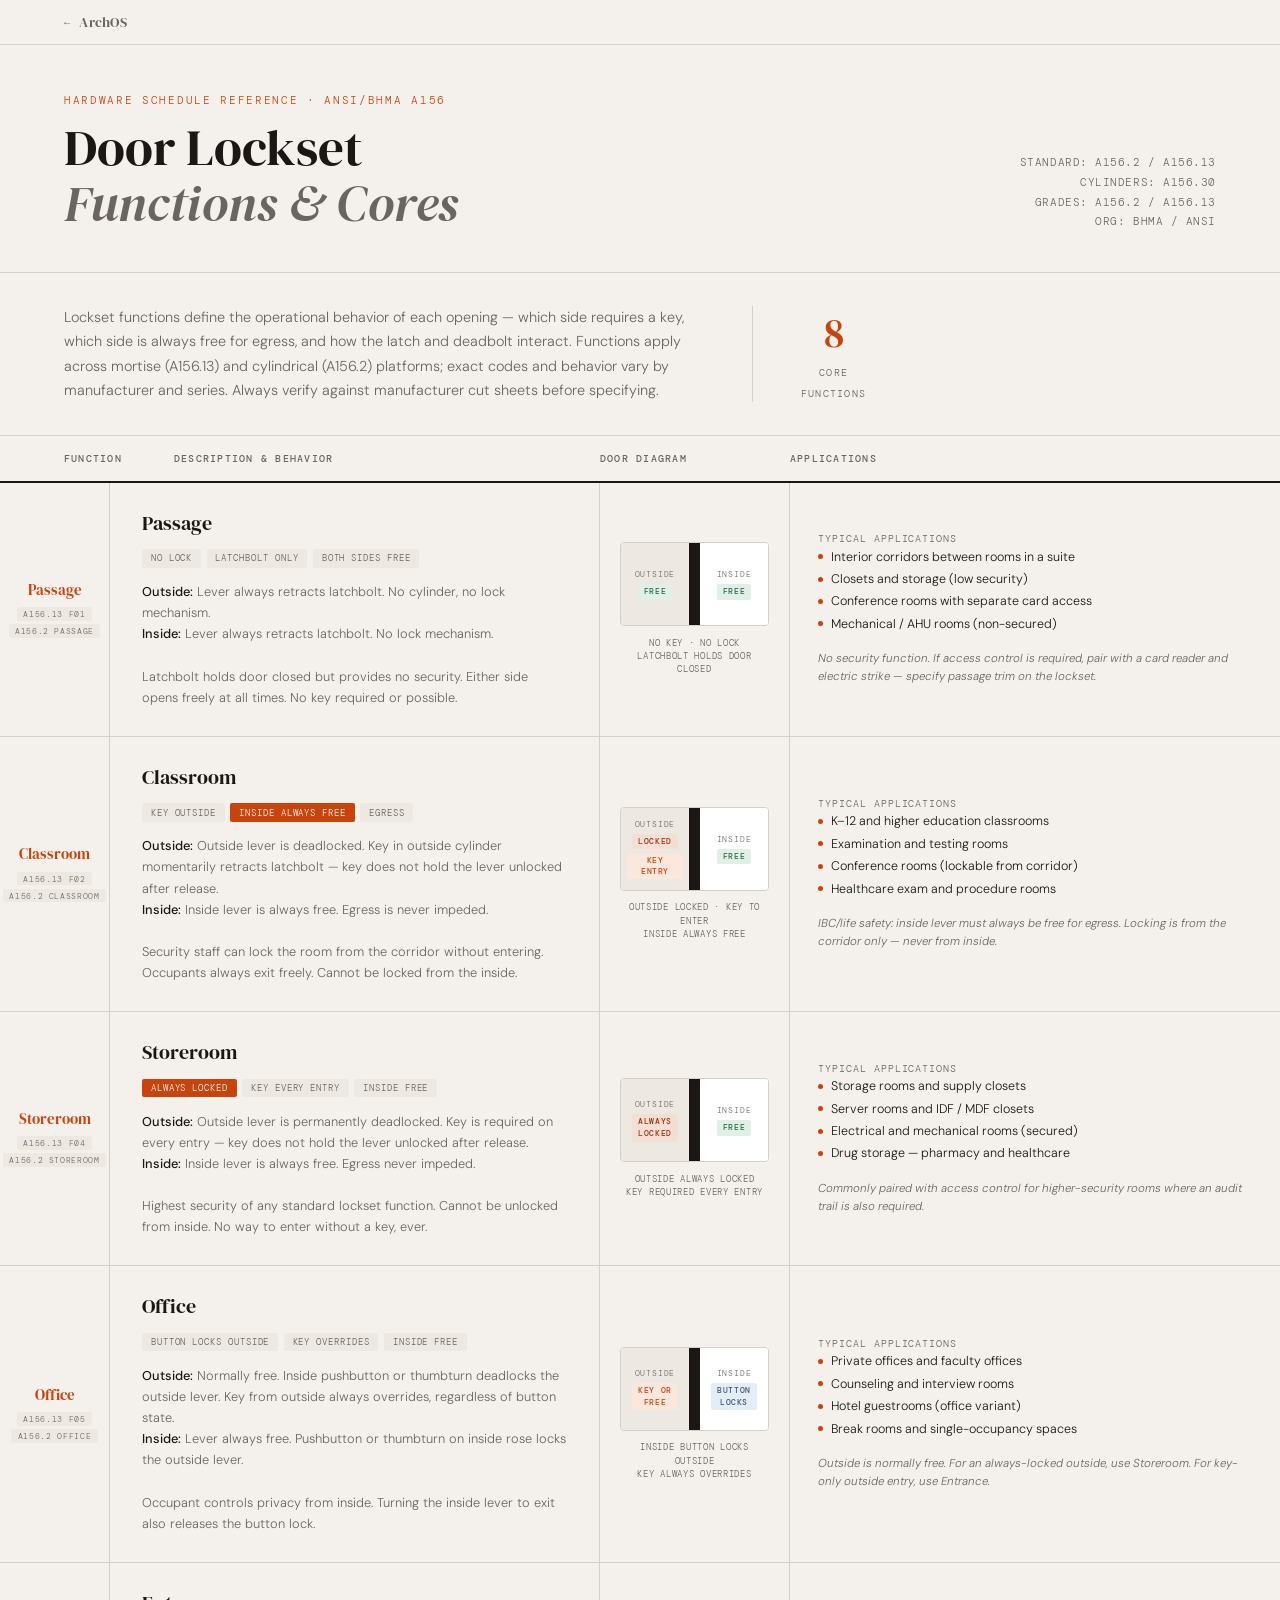
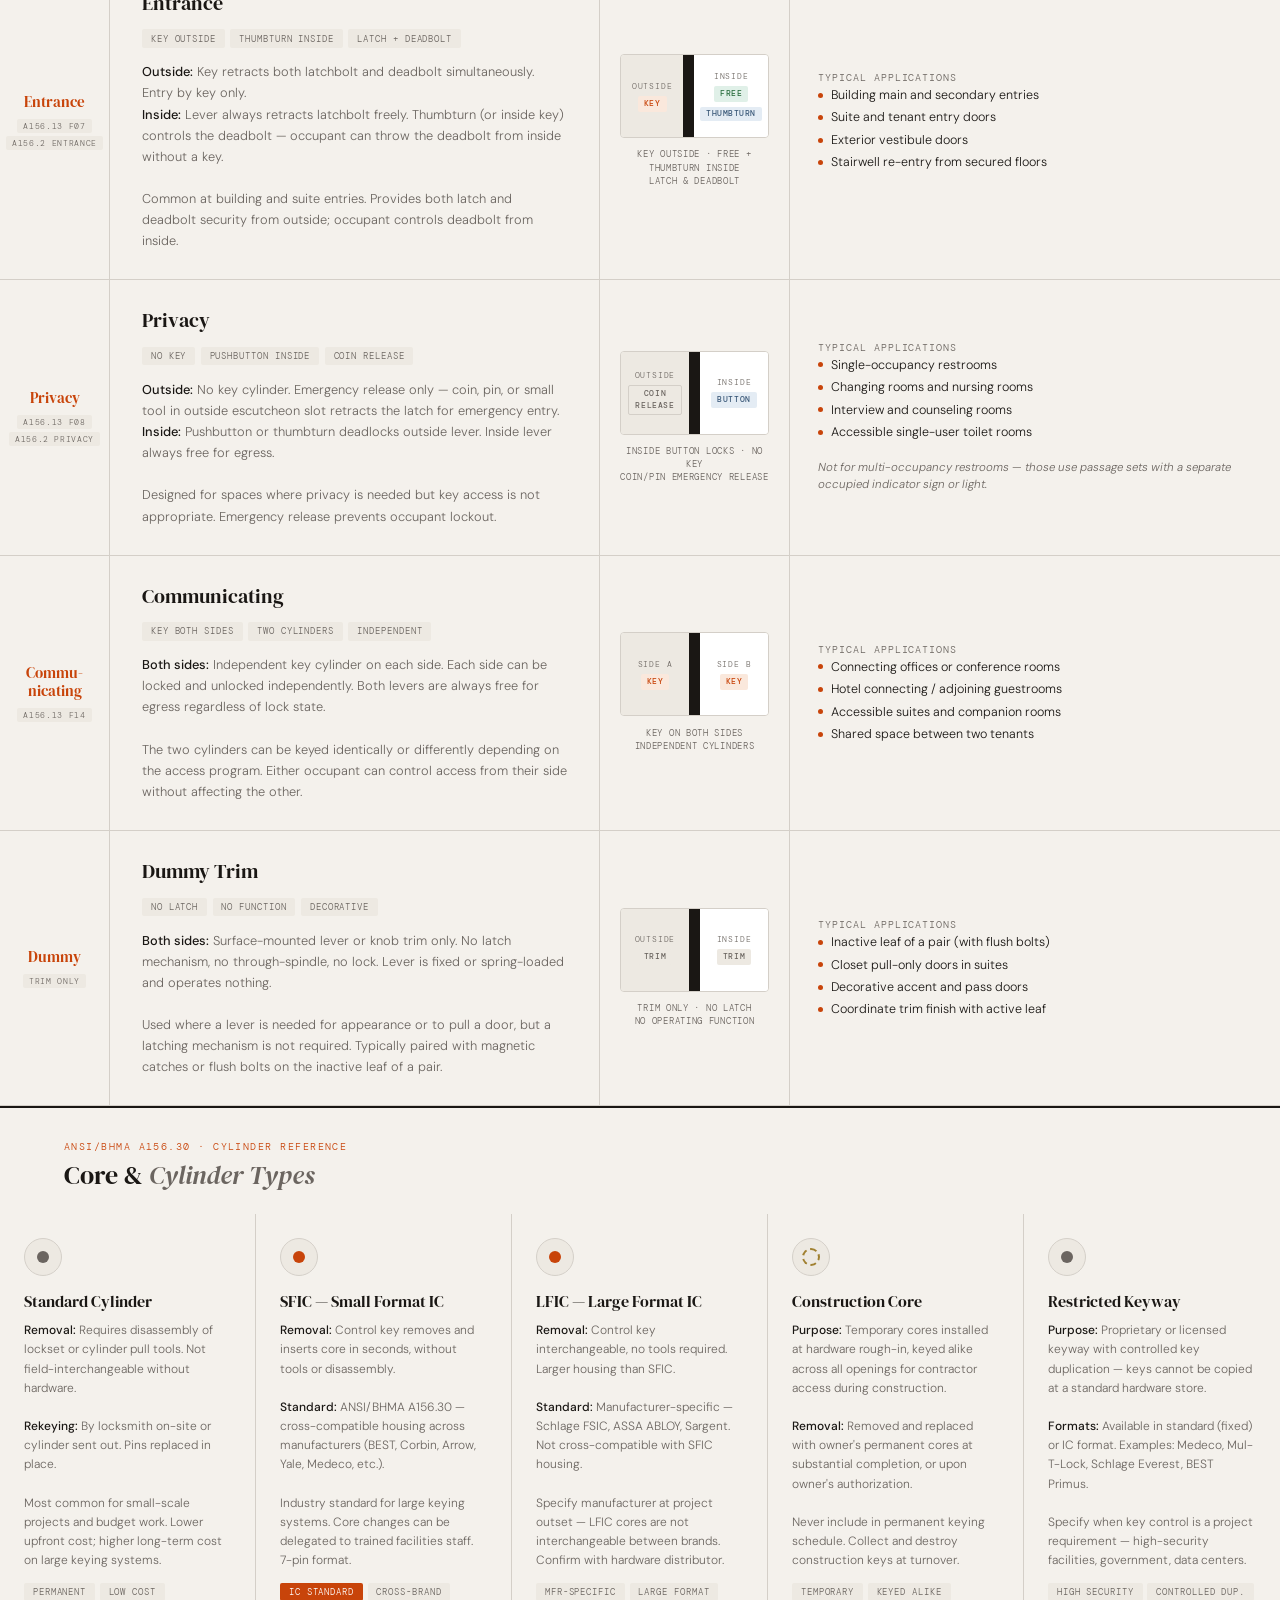
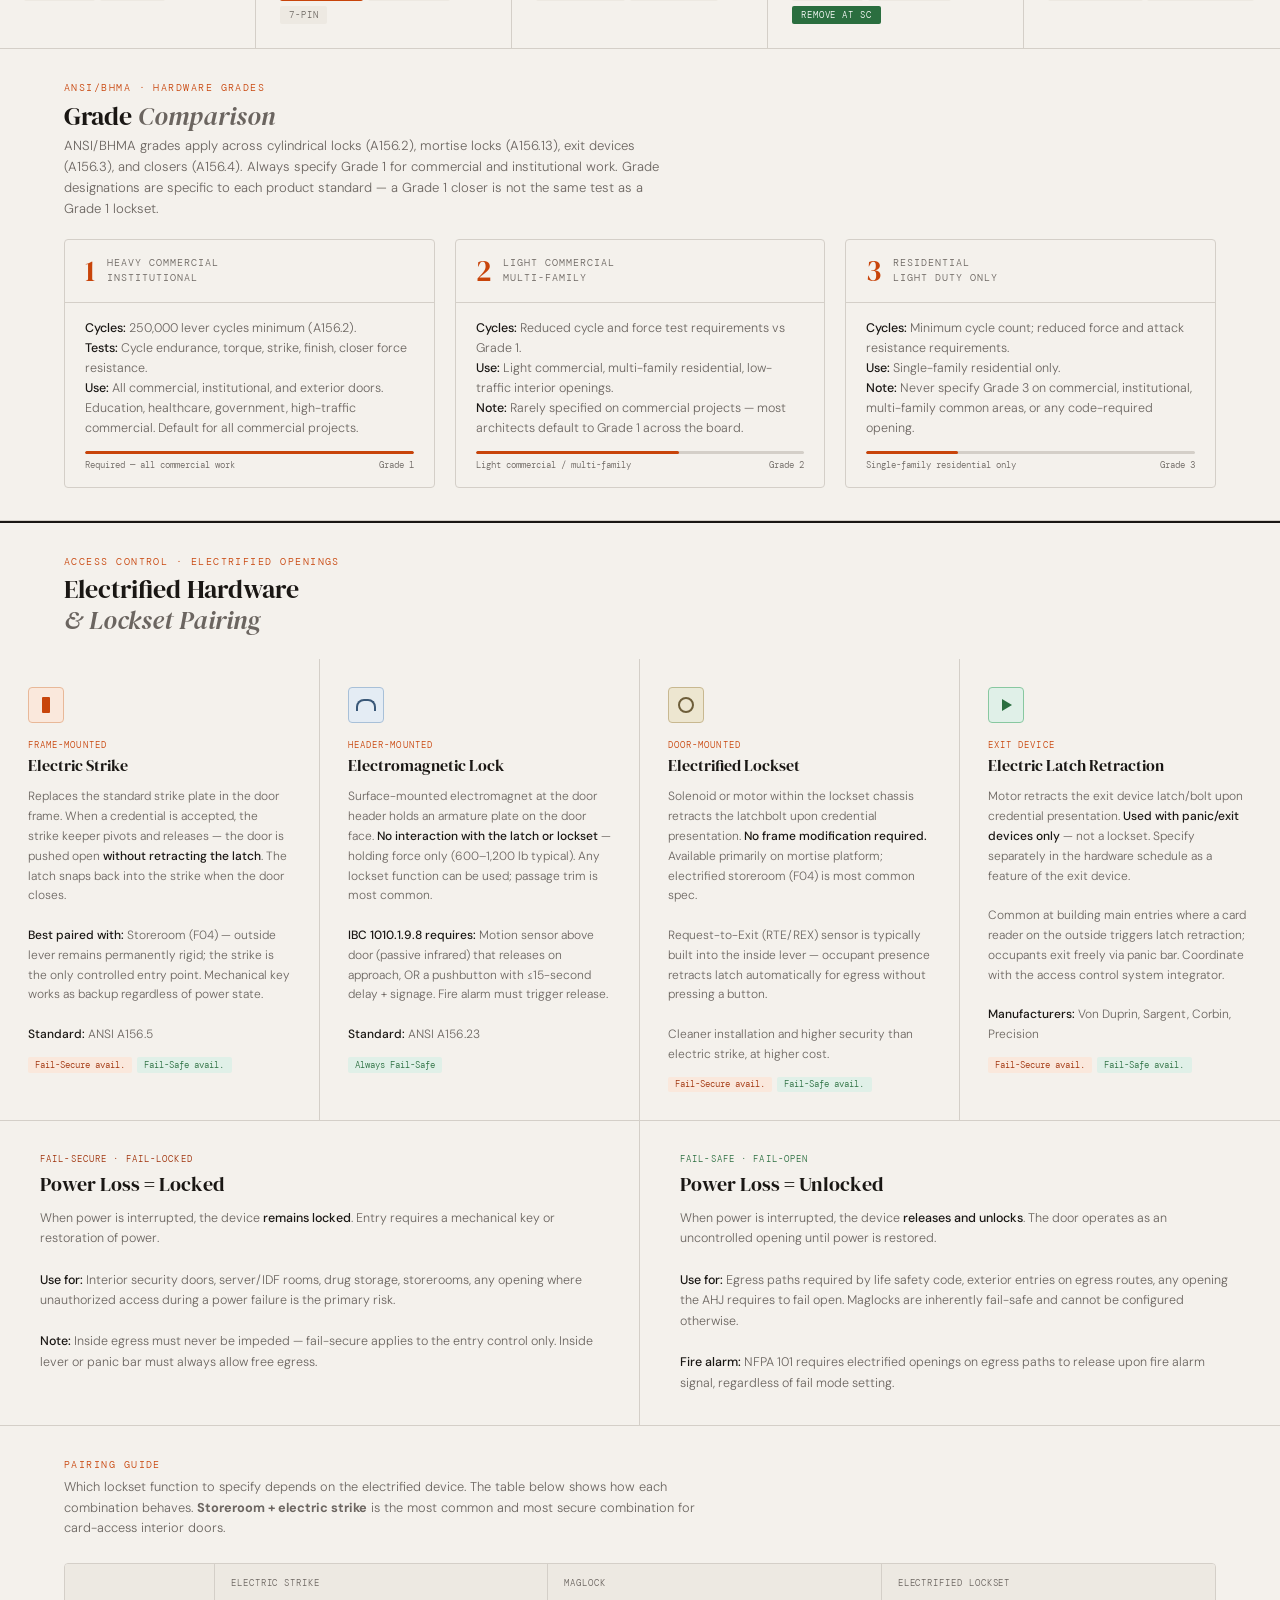
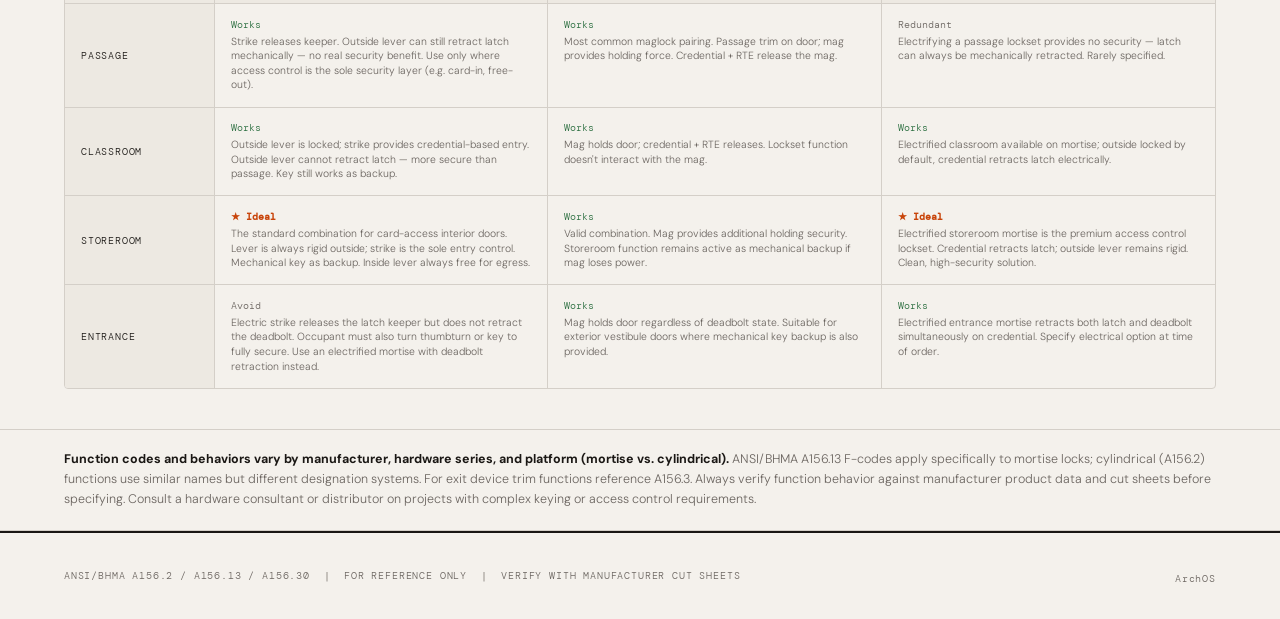
<file: tools/lock-functions.html>
<!DOCTYPE html>
<html lang="en">
<head>
<meta charset="UTF-8">
<meta name="viewport" content="width=device-width, initial-scale=1.0">
<title>Door Hardware — Lockset Functions & Core Types</title>
<link rel="stylesheet" href="../style.css">
<style>
  .col-headers {
    display: grid;
    grid-template-columns: 110px 1fr 190px 1fr;
    padding: 1rem 4rem;
    border-bottom: 2px solid var(--ink);
    background: var(--bg);
    position: sticky;
    top: 0;
    z-index: 10;
  }
  .col-headers span {
    font-family: 'DM Mono', monospace;
    font-size: 0.65rem;
    text-transform: uppercase;
    letter-spacing: 0.12em;
    color: var(--ink-muted);
    font-weight: 500;
  }

  /* ── Rows ── */
  .fn-row {
    display: grid;
    grid-template-columns: 110px 1fr 190px 1fr;
    border-bottom: 1px solid var(--rule);
    min-height: 180px;
    opacity: 0;
    transform: translateY(16px);
    animation: fadeUp 0.45s forwards;
  }
  .fn-row:nth-child(1) { animation-delay: 0.05s; }
  .fn-row:nth-child(2) { animation-delay: 0.08s; }
  .fn-row:nth-child(3) { animation-delay: 0.11s; }
  .fn-row:nth-child(4) { animation-delay: 0.14s; }
  .fn-row:nth-child(5) { animation-delay: 0.17s; }
  .fn-row:nth-child(6) { animation-delay: 0.20s; }
  .fn-row:nth-child(7) { animation-delay: 0.23s; }
  .fn-row:nth-child(8) { animation-delay: 0.26s; }
  .fn-row:hover { background: rgba(255,255,255,0.45); }

  /* ── Code cell ── */
  .cell-code {
    border-right: 1px solid var(--rule);
    display: flex;
    flex-direction: column;
    align-items: center;
    justify-content: center;
    padding: 1.5rem 0.75rem;
    gap: 0.5rem;
    text-align: center;
  }
  .fn-abbr {
    font-family: 'DM Serif Display', serif;
    font-size: 0.95rem;
    color: var(--accent);
    line-height: 1.2;
  }
  .fn-codes { display: flex; flex-direction: column; gap: 0.2rem; align-items: center; }
  .fn-code-pill {
    font-family: 'DM Mono', monospace;
    font-size: 0.5rem;
    text-transform: uppercase;
    letter-spacing: 0.08em;
    color: var(--ink-muted);
    background: var(--tag-bg);
    padding: 0.12rem 0.4rem;
    border-radius: 2px;
    white-space: nowrap;
  }

  /* ── Description cell ── */
  .cell-desc {
    border-right: 1px solid var(--rule);
    padding: 1.75rem 2rem;
    display: flex;
    flex-direction: column;
    justify-content: center;
    gap: 0.85rem;
  }
  .fn-name {
    font-family: 'DM Serif Display', serif;
    font-size: 1.25rem;
    font-weight: 400;
    line-height: 1.25;
  }
  .fn-tags { display: flex; flex-wrap: wrap; gap: 0.35rem; }
  .fn-spec { font-size: 0.8rem; color: var(--ink-muted); line-height: 1.65; }
  .fn-spec strong { color: var(--ink); font-weight: 500; }

  /* ── Door diagram cell ── */
  .cell-visual {
    border-right: 1px solid var(--rule);
    padding: 1.25rem;
    display: flex;
    flex-direction: column;
    gap: 0.65rem;
    justify-content: center;
    align-items: center;
  }
  .door-diag {
    width: 100%;
    height: 84px;
    display: grid;
    grid-template-columns: 1fr 11px 1fr;
    border-radius: 4px;
    overflow: hidden;
    border: 1px solid var(--rule);
  }
  .diag-out {
    background: var(--tag-bg);
    display: flex; flex-direction: column; align-items: center; justify-content: center;
    gap: 5px; padding: 6px;
  }
  .diag-door { background: var(--ink); }
  .diag-in {
    background: white;
    display: flex; flex-direction: column; align-items: center; justify-content: center;
    gap: 5px; padding: 6px;
  }
  .diag-side-label {
    font-family: 'DM Mono', monospace;
    font-size: 0.5rem;
    text-transform: uppercase;
    letter-spacing: 0.1em;
    color: var(--ink-muted);
  }
  .dp {
    font-family: 'DM Mono', monospace;
    font-size: 0.53rem;
    font-weight: 500;
    text-transform: uppercase;
    letter-spacing: 0.07em;
    padding: 2px 6px;
    border-radius: 2px;
    line-height: 1.4;
    text-align: center;
  }
  .dp-free   { background: #e0f0e8; color: #2a6e3f; }
  .dp-key    { background: #fae8dc; color: #c8440a; }
  .dp-locked { background: #f4dfd4; color: #9e3008; }
  .dp-btn    { background: #e4ecf4; color: #3a5878; }
  .dp-coin   { background: var(--tag-bg); color: var(--ink-muted); border: 1px solid var(--rule); }
  .dp-none   { background: var(--tag-bg); color: var(--ink-muted); }
  .diag-caption {
    font-family: 'DM Mono', monospace;
    font-size: 0.55rem;
    text-transform: uppercase;
    letter-spacing: 0.08em;
    color: var(--ink-muted);
    text-align: center;
    line-height: 1.5;
  }

  /* ── Applications cell ── */
  .cell-suit {
    padding: 1.75rem;
    display: flex;
    flex-direction: column;
    justify-content: center;
    gap: 1.1rem;
  }
  .suit-label {
    font-family: 'DM Mono', monospace;
    font-size: 0.6rem;
    text-transform: uppercase;
    letter-spacing: 0.1em;
    color: var(--ink-muted);
    margin-bottom: 0.2rem;
  }
  .suit-items { display: flex; flex-direction: column; gap: 0.35rem; }
  .suit-item {
    font-size: 0.78rem;
    color: var(--ink);
    display: flex;
    align-items: flex-start;
    gap: 0.5rem;
    line-height: 1.35;
  }
  .suit-item::before {
    content: '';
    width: 5px; height: 5px;
    border-radius: 50%;
    background: var(--accent);
    flex-shrink: 0;
    margin-top: 0.35rem;
  }
  .suit-note {
    font-size: 0.72rem;
    color: var(--ink-muted);
    line-height: 1.55;
    font-style: italic;
  }

  /* ── Section break ── */
  .section-head {
    border-top: 2px solid var(--ink);
    padding: 2rem 4rem 0;
  }
  .section-eyebrow {
    font-family: 'DM Mono', monospace;
    font-size: 0.65rem;
    text-transform: uppercase;
    letter-spacing: 0.14em;
    color: var(--accent);
    margin-bottom: 0.4rem;
  }
  .section-head h2 {
    font-family: 'DM Serif Display', serif;
    font-size: 1.6rem;
    font-weight: 400;
    line-height: 1.2;
    padding-bottom: 1.5rem;
  }
  .section-head h2 em { font-style: italic; color: var(--ink-muted); }

  /* ── Core cards ── */
  .cores-grid {
    display: grid;
    grid-template-columns: repeat(5, 1fr);
    border-bottom: 1px solid var(--rule);
  }
  .core-card {
    padding: 1.5rem;
    border-right: 1px solid var(--rule);
    opacity: 0;
    transform: translateY(12px);
    animation: fadeUp 0.4s forwards;
  }
  .core-card:last-child { border-right: none; }
  .core-card:nth-child(1) { animation-delay: 0.05s; }
  .core-card:nth-child(2) { animation-delay: 0.10s; }
  .core-card:nth-child(3) { animation-delay: 0.15s; }
  .core-card:nth-child(4) { animation-delay: 0.20s; }
  .core-card:nth-child(5) { animation-delay: 0.25s; }
  .core-icon {
    width: 38px; height: 38px;
    border-radius: 50%;
    background: var(--tag-bg);
    border: 1.5px solid var(--rule);
    margin-bottom: 1rem;
    display: flex; align-items: center; justify-content: center;
  }
  .core-icon::after {
    content: '';
    width: 12px; height: 12px;
    border-radius: 50%;
    background: var(--ink-muted);
  }
  .core-icon.ic::after { background: var(--accent); }
  .core-icon.temp::after {
    background: transparent;
    width: 14px; height: 14px;
    border: 2px dashed #a08030;
  }
  .core-name {
    font-family: 'DM Serif Display', serif;
    font-size: 1rem;
    font-weight: 400;
    margin-bottom: 0.6rem;
    line-height: 1.2;
  }
  .core-detail {
    font-size: 0.75rem;
    color: var(--ink-muted);
    line-height: 1.6;
    margin-bottom: 0.75rem;
  }
  .core-detail strong { color: var(--ink); font-weight: 500; }
  .core-badges { display: flex; flex-wrap: wrap; gap: 0.3rem; }

  /* ── Grades ── */
  .grades-section {
    padding: 2rem 4rem;
    border-bottom: 1px solid var(--rule);
  }
  .grades-intro {
    font-size: 0.82rem;
    color: var(--ink-muted);
    line-height: 1.6;
    max-width: 600px;
    margin: 0.25rem 0 1.25rem;
  }
  .grades-grid {
    display: grid;
    grid-template-columns: repeat(3, 1fr);
    gap: 1.25rem;
  }
  .grade-card {
    border: 1px solid var(--rule);
    border-radius: 4px;
    overflow: hidden;
  }
  .grade-header {
    padding: 1rem 1.25rem;
    border-bottom: 1px solid var(--rule);
    display: flex; align-items: center; gap: 0.75rem;
  }
  .grade-num {
    font-family: 'DM Serif Display', serif;
    font-size: 1.8rem;
    color: var(--accent);
    line-height: 1;
  }
  .grade-title {
    font-family: 'DM Mono', monospace;
    font-size: 0.62rem;
    text-transform: uppercase;
    letter-spacing: 0.1em;
    color: var(--ink-muted);
    line-height: 1.5;
  }
  .grade-body { padding: 1rem 1.25rem; }
  .grade-spec { font-size: 0.78rem; color: var(--ink-muted); line-height: 1.6; }
  .grade-spec strong { color: var(--ink); font-weight: 500; }
  .grade-bar { height: 3px; background: var(--rule); border-radius: 2px; margin: 0.75rem 0 0.3rem; overflow: hidden; }
  .grade-bar-fill { height: 100%; background: var(--accent); border-radius: 2px; }
  .grade-bar-label {
    display: flex; justify-content: space-between;
    font-family: 'DM Mono', monospace;
    font-size: 0.55rem;
    color: var(--ink-muted);
  }

  /* ── Electrified hardware cards ── */
  .elec-grid {
    display: grid;
    grid-template-columns: repeat(4, 1fr);
    border-bottom: 1px solid var(--rule);
  }
  .elec-card {
    padding: 1.75rem;
    border-right: 1px solid var(--rule);
    opacity: 0; transform: translateY(12px); animation: fadeUp 0.4s forwards;
  }
  .elec-card:last-child { border-right: none; }
  .elec-card:nth-child(1) { animation-delay: 0.05s; }
  .elec-card:nth-child(2) { animation-delay: 0.10s; }
  .elec-card:nth-child(3) { animation-delay: 0.15s; }
  .elec-card:nth-child(4) { animation-delay: 0.20s; }
  .elec-icon {
    width: 36px; height: 36px; border-radius: 4px;
    border: 1.5px solid var(--rule); margin-bottom: 1rem;
    display: flex; align-items: center; justify-content: center;
  }
  .elec-icon.ei-strike { background: #fae8dc; border-color: #e8b898; }
  .elec-icon.ei-strike::after { content: ''; width: 8px; height: 16px; background: var(--accent); border-radius: 1px; }
  .elec-icon.ei-mag { background: #e4ecf4; border-color: #a8c0d8; }
  .elec-icon.ei-mag::after { content: ''; width: 16px; height: 10px; border: 2.5px solid #3a5878; border-bottom: none; border-radius: 8px 8px 0 0; }
  .elec-icon.ei-lockset { background: #ede6d0; border-color: #c8b890; }
  .elec-icon.ei-lockset::after { content: ''; width: 12px; height: 12px; border-radius: 50%; border: 2.5px solid #6e5e3a; }
  .elec-icon.ei-exit { background: #e0f0e8; border-color: #88c8a0; }
  .elec-icon.ei-exit::after { content: ''; width: 0; height: 0; border-style: solid; border-width: 6px 0 6px 10px; border-color: transparent transparent transparent #2a6e3f; margin-left: 2px; }
  .elec-type {
    font-family: 'DM Mono', monospace; font-size: 0.55rem;
    text-transform: uppercase; letter-spacing: 0.12em;
    color: var(--accent); margin-bottom: 0.3rem;
  }
  .elec-name {
    font-family: 'DM Serif Display', serif; font-size: 1rem;
    font-weight: 400; line-height: 1.2; margin-bottom: 0.75rem;
  }
  .elec-detail { font-size: 0.75rem; color: var(--ink-muted); line-height: 1.65; margin-bottom: 0.75rem; }
  .elec-detail strong { color: var(--ink); font-weight: 500; }
  .elec-badges { display: flex; flex-wrap: wrap; gap: 0.3rem; }
  .tag-fs { background: #fae8dc; color: #9e3008; font-family: 'DM Mono', monospace; font-size: 0.55rem; padding: 0.12rem 0.45rem; border-radius: 2px; }
  .tag-fo { background: #e0f0e8; color: #2a6e3f; font-family: 'DM Mono', monospace; font-size: 0.55rem; padding: 0.12rem 0.45rem; border-radius: 2px; }

  /* ── Fail-safe vs fail-secure ── */
  .fail-pair {
    display: grid; grid-template-columns: 1fr 1fr;
    border-bottom: 1px solid var(--rule);
  }
  .fail-card { padding: 2rem 2.5rem; border-right: 1px solid var(--rule); }
  .fail-card:last-child { border-right: none; }
  .fail-eyebrow {
    font-family: 'DM Mono', monospace; font-size: 0.58rem;
    text-transform: uppercase; letter-spacing: 0.12em; margin-bottom: 0.4rem;
  }
  .fail-eyebrow.fs { color: #9e3008; }
  .fail-eyebrow.fo { color: #2a6e3f; }
  .fail-title {
    font-family: 'DM Serif Display', serif; font-size: 1.25rem;
    font-weight: 400; line-height: 1.2; margin-bottom: 0.75rem;
  }
  .fail-desc { font-size: 0.78rem; color: var(--ink-muted); line-height: 1.65; }
  .fail-desc strong { color: var(--ink); font-weight: 500; }

  /* ── Compatibility table ── */
  .compat-wrap { padding: 2rem 4rem 2.5rem; border-bottom: 1px solid var(--rule); }
  .compat-sub {
    font-family: 'DM Mono', monospace; font-size: 0.65rem;
    text-transform: uppercase; letter-spacing: 0.14em; color: var(--accent); margin-bottom: 0.4rem;
  }
  .compat-intro { font-size: 0.8rem; color: var(--ink-muted); line-height: 1.6; margin-bottom: 1.5rem; max-width: 640px; }
  .compat-table {
    display: grid;
    grid-template-columns: 150px repeat(3, 1fr);
    border: 1px solid var(--rule); border-radius: 4px; overflow: hidden;
  }
  .compat-cell {
    padding: 0.85rem 1rem;
    border-right: 1px solid var(--rule); border-bottom: 1px solid var(--rule);
  }
  .compat-table .compat-cell:nth-child(4n) { border-right: none; }
  .compat-table .compat-cell:nth-last-child(-n+4) { border-bottom: none; }
  .ch {
    font-family: 'DM Mono', monospace; font-size: 0.58rem;
    text-transform: uppercase; letter-spacing: 0.1em;
    color: var(--ink-muted); background: var(--tag-bg);
    display: flex; align-items: center;
  }
  .cf {
    font-family: 'DM Mono', monospace; font-size: 0.62rem;
    text-transform: uppercase; letter-spacing: 0.08em;
    background: var(--tag-bg); display: flex; align-items: center; color: var(--ink);
  }
  .cc { display: flex; flex-direction: column; gap: 0.25rem; }
  .cc-ideal { font-family: 'DM Mono', monospace; font-size: 0.6rem; color: var(--accent); font-weight: 600; }
  .cc-works { font-family: 'DM Mono', monospace; font-size: 0.6rem; color: #2a6e3f; }
  .cc-avoid { font-family: 'DM Mono', monospace; font-size: 0.6rem; color: var(--ink-muted); }
  .cc-note { font-size: 0.65rem; color: var(--ink-muted); line-height: 1.4; }

  /* ── Responsive ── */
  @media (max-width: 960px) {
    .col-headers { display: none; }
    .fn-row { grid-template-columns: 1fr; border: 1px solid var(--rule); margin: 0.75rem; border-radius: 4px; min-height: unset; }
    .cell-code { flex-direction: row; justify-content: flex-start; padding: 1rem 1.5rem; border-right: none; border-bottom: 1px solid var(--rule); gap: 0.75rem; }
    .cell-desc, .cell-visual, .cell-suit { border-right: none; border-bottom: 1px solid var(--rule); }
    .cores-grid { grid-template-columns: 1fr 1fr; }
    .core-card:nth-child(2n) { border-right: none; }
    .grades-grid { grid-template-columns: 1fr; }
    .section-head, .grades-section { padding: 1.5rem; }
    .elec-grid { grid-template-columns: 1fr 1fr; }
    .elec-card:nth-child(2n) { border-right: none; }
    .fail-pair { grid-template-columns: 1fr; }
    .fail-card { border-right: none; border-bottom: 1px solid var(--rule); }
    .compat-wrap { padding: 1.5rem; }
    .compat-table { grid-template-columns: 100px repeat(3, 1fr); }
  }
</style>
</head>
<body>

<nav class="site-nav"><a href="../index.html">ArchOS</a></nav>

<header>
  <div>
    <div class="header-eyebrow">Hardware Schedule Reference · ANSI/BHMA A156</div>
    <h1>Door Lockset<br><em>Functions & Cores</em></h1>
  </div>
  <div class="header-meta">
    STANDARD: A156.2 / A156.13<br>CYLINDERS: A156.30<br>GRADES: A156.2 / A156.13<br>ORG: BHMA / ANSI
  </div>
</header>

<div class="intro">
  <p>Lockset functions define the operational behavior of each opening — which side requires a key, which side is always free for egress, and how the latch and deadbolt interact. Functions apply across mortise (A156.13) and cylindrical (A156.2) platforms; exact codes and behavior vary by manufacturer and series. Always verify against manufacturer cut sheets before specifying.</p>
  <div class="intro-stat">
    <span class="num">8</span>
    <span class="label">Core<br>Functions</span>
  </div>
</div>

<div class="col-headers">
  <span>Function</span>
  <span>Description &amp; Behavior</span>
  <span>Door Diagram</span>
  <span>Applications</span>
</div>

<div id="functions">

<!-- PASSAGE -->
<div class="fn-row">
  <div class="cell-code">
    <div class="fn-abbr">Passage</div>
    <div class="fn-codes">
      <span class="fn-code-pill">A156.13 F01</span>
      <span class="fn-code-pill">A156.2 Passage</span>
    </div>
  </div>
  <div class="cell-desc">
    <div class="fn-name">Passage</div>
    <div class="fn-tags">
      <span class="tag">No Lock</span>
      <span class="tag">Latchbolt Only</span>
      <span class="tag">Both Sides Free</span>
    </div>
    <div class="fn-spec">
      <strong>Outside:</strong> Lever always retracts latchbolt. No cylinder, no lock mechanism.<br>
      <strong>Inside:</strong> Lever always retracts latchbolt. No lock mechanism.<br><br>
      Latchbolt holds door closed but provides no security. Either side opens freely at all times. No key required or possible.
    </div>
  </div>
  <div class="cell-visual">
    <div class="door-diag">
      <div class="diag-out">
        <span class="diag-side-label">Outside</span>
        <span class="dp dp-free">Free</span>
      </div>
      <div class="diag-door"></div>
      <div class="diag-in">
        <span class="diag-side-label">Inside</span>
        <span class="dp dp-free">Free</span>
      </div>
    </div>
    <div class="diag-caption">No key · no lock<br>latchbolt holds door closed</div>
  </div>
  <div class="cell-suit">
    <div>
      <div class="suit-label">Typical Applications</div>
      <div class="suit-items">
        <span class="suit-item">Interior corridors between rooms in a suite</span>
        <span class="suit-item">Closets and storage (low security)</span>
        <span class="suit-item">Conference rooms with separate card access</span>
        <span class="suit-item">Mechanical / AHU rooms (non-secured)</span>
      </div>
    </div>
    <div class="suit-note">No security function. If access control is required, pair with a card reader and electric strike — specify passage trim on the lockset.</div>
  </div>
</div>

<!-- CLASSROOM -->
<div class="fn-row">
  <div class="cell-code">
    <div class="fn-abbr">Class&shy;room</div>
    <div class="fn-codes">
      <span class="fn-code-pill">A156.13 F02</span>
      <span class="fn-code-pill">A156.2 Classroom</span>
    </div>
  </div>
  <div class="cell-desc">
    <div class="fn-name">Classroom</div>
    <div class="fn-tags">
      <span class="tag">Key Outside</span>
      <span class="tag accent">Inside Always Free</span>
      <span class="tag">Egress</span>
    </div>
    <div class="fn-spec">
      <strong>Outside:</strong> Outside lever is deadlocked. Key in outside cylinder momentarily retracts latchbolt — key does not hold the lever unlocked after release.<br>
      <strong>Inside:</strong> Inside lever is always free. Egress is never impeded.<br><br>
      Security staff can lock the room from the corridor without entering. Occupants always exit freely. Cannot be locked from the inside.
    </div>
  </div>
  <div class="cell-visual">
    <div class="door-diag">
      <div class="diag-out">
        <span class="diag-side-label">Outside</span>
        <span class="dp dp-locked">Locked</span>
        <span class="dp dp-key" style="font-size:0.47rem">Key Entry</span>
      </div>
      <div class="diag-door"></div>
      <div class="diag-in">
        <span class="diag-side-label">Inside</span>
        <span class="dp dp-free">Free</span>
      </div>
    </div>
    <div class="diag-caption">Outside locked · key to enter<br>inside always free</div>
  </div>
  <div class="cell-suit">
    <div>
      <div class="suit-label">Typical Applications</div>
      <div class="suit-items">
        <span class="suit-item">K–12 and higher education classrooms</span>
        <span class="suit-item">Examination and testing rooms</span>
        <span class="suit-item">Conference rooms (lockable from corridor)</span>
        <span class="suit-item">Healthcare exam and procedure rooms</span>
      </div>
    </div>
    <div class="suit-note">IBC/life safety: inside lever must always be free for egress. Locking is from the corridor only — never from inside.</div>
  </div>
</div>

<!-- STOREROOM -->
<div class="fn-row">
  <div class="cell-code">
    <div class="fn-abbr">Store&shy;room</div>
    <div class="fn-codes">
      <span class="fn-code-pill">A156.13 F04</span>
      <span class="fn-code-pill">A156.2 Storeroom</span>
    </div>
  </div>
  <div class="cell-desc">
    <div class="fn-name">Storeroom</div>
    <div class="fn-tags">
      <span class="tag accent">Always Locked</span>
      <span class="tag">Key Every Entry</span>
      <span class="tag">Inside Free</span>
    </div>
    <div class="fn-spec">
      <strong>Outside:</strong> Outside lever is permanently deadlocked. Key is required on every entry — key does not hold the lever unlocked after release.<br>
      <strong>Inside:</strong> Inside lever is always free. Egress never impeded.<br><br>
      Highest security of any standard lockset function. Cannot be unlocked from inside. No way to enter without a key, ever.
    </div>
  </div>
  <div class="cell-visual">
    <div class="door-diag">
      <div class="diag-out">
        <span class="diag-side-label">Outside</span>
        <span class="dp dp-locked">Always<br>Locked</span>
      </div>
      <div class="diag-door"></div>
      <div class="diag-in">
        <span class="diag-side-label">Inside</span>
        <span class="dp dp-free">Free</span>
      </div>
    </div>
    <div class="diag-caption">Outside always locked<br>key required every entry</div>
  </div>
  <div class="cell-suit">
    <div>
      <div class="suit-label">Typical Applications</div>
      <div class="suit-items">
        <span class="suit-item">Storage rooms and supply closets</span>
        <span class="suit-item">Server rooms and IDF / MDF closets</span>
        <span class="suit-item">Electrical and mechanical rooms (secured)</span>
        <span class="suit-item">Drug storage — pharmacy and healthcare</span>
      </div>
    </div>
    <div class="suit-note">Commonly paired with access control for higher-security rooms where an audit trail is also required.</div>
  </div>
</div>

<!-- OFFICE -->
<div class="fn-row">
  <div class="cell-code">
    <div class="fn-abbr">Office</div>
    <div class="fn-codes">
      <span class="fn-code-pill">A156.13 F05</span>
      <span class="fn-code-pill">A156.2 Office</span>
    </div>
  </div>
  <div class="cell-desc">
    <div class="fn-name">Office</div>
    <div class="fn-tags">
      <span class="tag">Button Locks Outside</span>
      <span class="tag">Key Overrides</span>
      <span class="tag">Inside Free</span>
    </div>
    <div class="fn-spec">
      <strong>Outside:</strong> Normally free. Inside pushbutton or thumbturn deadlocks the outside lever. Key from outside always overrides, regardless of button state.<br>
      <strong>Inside:</strong> Lever always free. Pushbutton or thumbturn on inside rose locks the outside lever.<br><br>
      Occupant controls privacy from inside. Turning the inside lever to exit also releases the button lock.
    </div>
  </div>
  <div class="cell-visual">
    <div class="door-diag">
      <div class="diag-out">
        <span class="diag-side-label">Outside</span>
        <span class="dp dp-key">Key or<br>Free</span>
      </div>
      <div class="diag-door"></div>
      <div class="diag-in">
        <span class="diag-side-label">Inside</span>
        <span class="dp dp-btn">Button<br>Locks</span>
      </div>
    </div>
    <div class="diag-caption">Inside button locks outside<br>key always overrides</div>
  </div>
  <div class="cell-suit">
    <div>
      <div class="suit-label">Typical Applications</div>
      <div class="suit-items">
        <span class="suit-item">Private offices and faculty offices</span>
        <span class="suit-item">Counseling and interview rooms</span>
        <span class="suit-item">Hotel guestrooms (office variant)</span>
        <span class="suit-item">Break rooms and single-occupancy spaces</span>
      </div>
    </div>
    <div class="suit-note">Outside is normally free. For an always-locked outside, use Storeroom. For key-only outside entry, use Entrance.</div>
  </div>
</div>

<!-- ENTRANCE -->
<div class="fn-row">
  <div class="cell-code">
    <div class="fn-abbr">En&shy;trance</div>
    <div class="fn-codes">
      <span class="fn-code-pill">A156.13 F07</span>
      <span class="fn-code-pill">A156.2 Entrance</span>
    </div>
  </div>
  <div class="cell-desc">
    <div class="fn-name">Entrance</div>
    <div class="fn-tags">
      <span class="tag">Key Outside</span>
      <span class="tag">Thumbturn Inside</span>
      <span class="tag">Latch + Deadbolt</span>
    </div>
    <div class="fn-spec">
      <strong>Outside:</strong> Key retracts both latchbolt and deadbolt simultaneously. Entry by key only.<br>
      <strong>Inside:</strong> Lever always retracts latchbolt freely. Thumbturn (or inside key) controls the deadbolt — occupant can throw the deadbolt from inside without a key.<br><br>
      Common at building and suite entries. Provides both latch and deadbolt security from outside; occupant controls deadbolt from inside.
    </div>
  </div>
  <div class="cell-visual">
    <div class="door-diag">
      <div class="diag-out">
        <span class="diag-side-label">Outside</span>
        <span class="dp dp-key">Key</span>
      </div>
      <div class="diag-door"></div>
      <div class="diag-in">
        <span class="diag-side-label">Inside</span>
        <span class="dp dp-free">Free</span>
        <span class="dp dp-btn" style="font-size:0.47rem">Thumbturn</span>
      </div>
    </div>
    <div class="diag-caption">Key outside · free + thumbturn inside<br>latch &amp; deadbolt</div>
  </div>
  <div class="cell-suit">
    <div>
      <div class="suit-label">Typical Applications</div>
      <div class="suit-items">
        <span class="suit-item">Building main and secondary entries</span>
        <span class="suit-item">Suite and tenant entry doors</span>
        <span class="suit-item">Exterior vestibule doors</span>
        <span class="suit-item">Stairwell re-entry from secured floors</span>
      </div>
    </div>
  </div>
</div>

<!-- PRIVACY -->
<div class="fn-row">
  <div class="cell-code">
    <div class="fn-abbr">Privacy</div>
    <div class="fn-codes">
      <span class="fn-code-pill">A156.13 F08</span>
      <span class="fn-code-pill">A156.2 Privacy</span>
    </div>
  </div>
  <div class="cell-desc">
    <div class="fn-name">Privacy</div>
    <div class="fn-tags">
      <span class="tag">No Key</span>
      <span class="tag">Pushbutton Inside</span>
      <span class="tag">Coin Release</span>
    </div>
    <div class="fn-spec">
      <strong>Outside:</strong> No key cylinder. Emergency release only — coin, pin, or small tool in outside escutcheon slot retracts the latch for emergency entry.<br>
      <strong>Inside:</strong> Pushbutton or thumbturn deadlocks outside lever. Inside lever always free for egress.<br><br>
      Designed for spaces where privacy is needed but key access is not appropriate. Emergency release prevents occupant lockout.
    </div>
  </div>
  <div class="cell-visual">
    <div class="door-diag">
      <div class="diag-out">
        <span class="diag-side-label">Outside</span>
        <span class="dp dp-coin">Coin<br>Release</span>
      </div>
      <div class="diag-door"></div>
      <div class="diag-in">
        <span class="diag-side-label">Inside</span>
        <span class="dp dp-btn">Button</span>
      </div>
    </div>
    <div class="diag-caption">Inside button locks · no key<br>coin/pin emergency release</div>
  </div>
  <div class="cell-suit">
    <div>
      <div class="suit-label">Typical Applications</div>
      <div class="suit-items">
        <span class="suit-item">Single-occupancy restrooms</span>
        <span class="suit-item">Changing rooms and nursing rooms</span>
        <span class="suit-item">Interview and counseling rooms</span>
        <span class="suit-item">Accessible single-user toilet rooms</span>
      </div>
    </div>
    <div class="suit-note">Not for multi-occupancy restrooms — those use passage sets with a separate occupied indicator sign or light.</div>
  </div>
</div>

<!-- COMMUNICATING -->
<div class="fn-row">
  <div class="cell-code">
    <div class="fn-abbr">Commu&shy;nicating</div>
    <div class="fn-codes">
      <span class="fn-code-pill">A156.13 F14</span>
    </div>
  </div>
  <div class="cell-desc">
    <div class="fn-name">Communicating</div>
    <div class="fn-tags">
      <span class="tag">Key Both Sides</span>
      <span class="tag">Two Cylinders</span>
      <span class="tag">Independent</span>
    </div>
    <div class="fn-spec">
      <strong>Both sides:</strong> Independent key cylinder on each side. Each side can be locked and unlocked independently. Both levers are always free for egress regardless of lock state.<br><br>
      The two cylinders can be keyed identically or differently depending on the access program. Either occupant can control access from their side without affecting the other.
    </div>
  </div>
  <div class="cell-visual">
    <div class="door-diag">
      <div class="diag-out">
        <span class="diag-side-label">Side A</span>
        <span class="dp dp-key">Key</span>
      </div>
      <div class="diag-door"></div>
      <div class="diag-in">
        <span class="diag-side-label">Side B</span>
        <span class="dp dp-key">Key</span>
      </div>
    </div>
    <div class="diag-caption">Key on both sides<br>independent cylinders</div>
  </div>
  <div class="cell-suit">
    <div>
      <div class="suit-label">Typical Applications</div>
      <div class="suit-items">
        <span class="suit-item">Connecting offices or conference rooms</span>
        <span class="suit-item">Hotel connecting / adjoining guestrooms</span>
        <span class="suit-item">Accessible suites and companion rooms</span>
        <span class="suit-item">Shared space between two tenants</span>
      </div>
    </div>
  </div>
</div>

<!-- DUMMY -->
<div class="fn-row">
  <div class="cell-code">
    <div class="fn-abbr">Dummy</div>
    <div class="fn-codes">
      <span class="fn-code-pill">Trim Only</span>
    </div>
  </div>
  <div class="cell-desc">
    <div class="fn-name">Dummy Trim</div>
    <div class="fn-tags">
      <span class="tag">No Latch</span>
      <span class="tag">No Function</span>
      <span class="tag">Decorative</span>
    </div>
    <div class="fn-spec">
      <strong>Both sides:</strong> Surface-mounted lever or knob trim only. No latch mechanism, no through-spindle, no lock. Lever is fixed or spring-loaded and operates nothing.<br><br>
      Used where a lever is needed for appearance or to pull a door, but a latching mechanism is not required. Typically paired with magnetic catches or flush bolts on the inactive leaf of a pair.
    </div>
  </div>
  <div class="cell-visual">
    <div class="door-diag">
      <div class="diag-out">
        <span class="diag-side-label">Outside</span>
        <span class="dp dp-none">Trim</span>
      </div>
      <div class="diag-door"></div>
      <div class="diag-in">
        <span class="diag-side-label">Inside</span>
        <span class="dp dp-none">Trim</span>
      </div>
    </div>
    <div class="diag-caption">Trim only · no latch<br>no operating function</div>
  </div>
  <div class="cell-suit">
    <div>
      <div class="suit-label">Typical Applications</div>
      <div class="suit-items">
        <span class="suit-item">Inactive leaf of a pair (with flush bolts)</span>
        <span class="suit-item">Closet pull-only doors in suites</span>
        <span class="suit-item">Decorative accent and pass doors</span>
        <span class="suit-item">Coordinate trim finish with active leaf</span>
      </div>
    </div>
  </div>
</div>

</div><!-- #functions -->

<!-- ─── CORE TYPES ──────────────────────────────────────── -->
<div class="section-head">
  <div class="section-eyebrow">ANSI/BHMA A156.30 · Cylinder Reference</div>
  <h2>Core &amp; <em>Cylinder Types</em></h2>
</div>

<div class="cores-grid">

  <div class="core-card">
    <div class="core-icon"></div>
    <div class="core-name">Standard Cylinder</div>
    <div class="core-detail">
      <strong>Removal:</strong> Requires disassembly of lockset or cylinder pull tools. Not field-interchangeable without hardware.<br><br>
      <strong>Rekeying:</strong> By locksmith on-site or cylinder sent out. Pins replaced in place.<br><br>
      Most common for small-scale projects and budget work. Lower upfront cost; higher long-term cost on large keying systems.
    </div>
    <div class="core-badges">
      <span class="tag">Permanent</span>
      <span class="tag">Low Cost</span>
    </div>
  </div>

  <div class="core-card">
    <div class="core-icon ic"></div>
    <div class="core-name">SFIC — Small Format IC</div>
    <div class="core-detail">
      <strong>Removal:</strong> Control key removes and inserts core in seconds, without tools or disassembly.<br><br>
      <strong>Standard:</strong> ANSI/BHMA A156.30 — cross-compatible housing across manufacturers (BEST, Corbin, Arrow, Yale, Medeco, etc.).<br><br>
      Industry standard for large keying systems. Core changes can be delegated to trained facilities staff. 7-pin format.
    </div>
    <div class="core-badges">
      <span class="tag accent">IC Standard</span>
      <span class="tag">Cross-Brand</span>
      <span class="tag">7-Pin</span>
    </div>
  </div>

  <div class="core-card">
    <div class="core-icon ic"></div>
    <div class="core-name">LFIC — Large Format IC</div>
    <div class="core-detail">
      <strong>Removal:</strong> Control key interchangeable, no tools required. Larger housing than SFIC.<br><br>
      <strong>Standard:</strong> Manufacturer-specific — Schlage FSIC, ASSA ABLOY, Sargent. Not cross-compatible with SFIC housing.<br><br>
      Specify manufacturer at project outset — LFIC cores are not interchangeable between brands. Confirm with hardware distributor.
    </div>
    <div class="core-badges">
      <span class="tag">Mfr-Specific</span>
      <span class="tag">Large Format</span>
    </div>
  </div>

  <div class="core-card">
    <div class="core-icon temp"></div>
    <div class="core-name">Construction Core</div>
    <div class="core-detail">
      <strong>Purpose:</strong> Temporary cores installed at hardware rough-in, keyed alike across all openings for contractor access during construction.<br><br>
      <strong>Removal:</strong> Removed and replaced with owner's permanent cores at substantial completion, or upon owner's authorization.<br><br>
      Never include in permanent keying schedule. Collect and destroy construction keys at turnover.
    </div>
    <div class="core-badges">
      <span class="tag">Temporary</span>
      <span class="tag">Keyed Alike</span>
      <span class="tag new">Remove at SC</span>
    </div>
  </div>

  <div class="core-card">
    <div class="core-icon"></div>
    <div class="core-name">Restricted Keyway</div>
    <div class="core-detail">
      <strong>Purpose:</strong> Proprietary or licensed keyway with controlled key duplication — keys cannot be copied at a standard hardware store.<br><br>
      <strong>Formats:</strong> Available in standard (fixed) or IC format. Examples: Medeco, Mul-T-Lock, Schlage Everest, BEST Primus.<br><br>
      Specify when key control is a project requirement — high-security facilities, government, data centers.
    </div>
    <div class="core-badges">
      <span class="tag">High Security</span>
      <span class="tag">Controlled Dup.</span>
    </div>
  </div>

</div>

<!-- ─── GRADES ──────────────────────────────────────────── -->
<div class="grades-section">
  <div class="section-eyebrow">ANSI/BHMA · Hardware Grades</div>
  <h2 style="font-family:'DM Serif Display',serif;font-size:1.6rem;font-weight:400;line-height:1.2;">Grade <em style="font-style:italic;color:var(--ink-muted);">Comparison</em></h2>
  <p class="grades-intro">ANSI/BHMA grades apply across cylindrical locks (A156.2), mortise locks (A156.13), exit devices (A156.3), and closers (A156.4). Always specify Grade 1 for commercial and institutional work. Grade designations are specific to each product standard — a Grade 1 closer is not the same test as a Grade 1 lockset.</p>
  <div class="grades-grid">

    <div class="grade-card">
      <div class="grade-header">
        <div class="grade-num">1</div>
        <div class="grade-title">Heavy Commercial<br>Institutional</div>
      </div>
      <div class="grade-body">
        <div class="grade-spec">
          <strong>Cycles:</strong> 250,000 lever cycles minimum (A156.2).<br>
          <strong>Tests:</strong> Cycle endurance, torque, strike, finish, closer force resistance.<br>
          <strong>Use:</strong> All commercial, institutional, and exterior doors. Education, healthcare, government, high-traffic commercial. Default for all commercial projects.
        </div>
        <div class="grade-bar"><div class="grade-bar-fill" style="width:100%"></div></div>
        <div class="grade-bar-label"><span>Required — all commercial work</span><span>Grade 1</span></div>
      </div>
    </div>

    <div class="grade-card">
      <div class="grade-header">
        <div class="grade-num">2</div>
        <div class="grade-title">Light Commercial<br>Multi-Family</div>
      </div>
      <div class="grade-body">
        <div class="grade-spec">
          <strong>Cycles:</strong> Reduced cycle and force test requirements vs Grade 1.<br>
          <strong>Use:</strong> Light commercial, multi-family residential, low-traffic interior openings.<br>
          <strong>Note:</strong> Rarely specified on commercial projects — most architects default to Grade 1 across the board.
        </div>
        <div class="grade-bar"><div class="grade-bar-fill" style="width:62%"></div></div>
        <div class="grade-bar-label"><span>Light commercial / multi-family</span><span>Grade 2</span></div>
      </div>
    </div>

    <div class="grade-card">
      <div class="grade-header">
        <div class="grade-num">3</div>
        <div class="grade-title">Residential<br>Light Duty Only</div>
      </div>
      <div class="grade-body">
        <div class="grade-spec">
          <strong>Cycles:</strong> Minimum cycle count; reduced force and attack resistance requirements.<br>
          <strong>Use:</strong> Single-family residential only.<br>
          <strong>Note:</strong> Never specify Grade 3 on commercial, institutional, multi-family common areas, or any code-required opening.
        </div>
        <div class="grade-bar"><div class="grade-bar-fill" style="width:28%"></div></div>
        <div class="grade-bar-label"><span>Single-family residential only</span><span>Grade 3</span></div>
      </div>
    </div>

  </div>
</div>

<!-- ─── ELECTRIFIED HARDWARE ───────────────────────────── -->
<div class="section-head">
  <div class="section-eyebrow">Access Control · Electrified Openings</div>
  <h2>Electrified Hardware<br><em>&amp; Lockset Pairing</em></h2>
</div>

<div class="elec-grid">

  <div class="elec-card">
    <div class="elec-icon ei-strike"></div>
    <div class="elec-type">Frame-Mounted</div>
    <div class="elec-name">Electric Strike</div>
    <div class="elec-detail">
      Replaces the standard strike plate in the door frame. When a credential is accepted, the strike keeper pivots and releases — the door is pushed open <strong>without retracting the latch</strong>. The latch snaps back into the strike when the door closes.<br><br>
      <strong>Best paired with:</strong> Storeroom (F04) — outside lever remains permanently rigid; the strike is the only controlled entry point. Mechanical key works as backup regardless of power state.<br><br>
      <strong>Standard:</strong> ANSI A156.5
    </div>
    <div class="elec-badges">
      <span class="tag-fs">Fail-Secure avail.</span>
      <span class="tag-fo">Fail-Safe avail.</span>
    </div>
  </div>

  <div class="elec-card">
    <div class="elec-icon ei-mag"></div>
    <div class="elec-type">Header-Mounted</div>
    <div class="elec-name">Electromagnetic Lock</div>
    <div class="elec-detail">
      Surface-mounted electromagnet at the door header holds an armature plate on the door face. <strong>No interaction with the latch or lockset</strong> — holding force only (600–1,200 lb typical). Any lockset function can be used; passage trim is most common.<br><br>
      <strong>IBC 1010.1.9.8 requires:</strong> Motion sensor above door (passive infrared) that releases on approach, OR a pushbutton with ≤15-second delay + signage. Fire alarm must trigger release.<br><br>
      <strong>Standard:</strong> ANSI A156.23
    </div>
    <div class="elec-badges">
      <span class="tag-fo">Always Fail-Safe</span>
    </div>
  </div>

  <div class="elec-card">
    <div class="elec-icon ei-lockset"></div>
    <div class="elec-type">Door-Mounted</div>
    <div class="elec-name">Electrified Lockset</div>
    <div class="elec-detail">
      Solenoid or motor within the lockset chassis retracts the latchbolt upon credential presentation. <strong>No frame modification required.</strong> Available primarily on mortise platform; electrified storeroom (F04) is most common spec.<br><br>
      Request-to-Exit (RTE/REX) sensor is typically built into the inside lever — occupant presence retracts latch automatically for egress without pressing a button.<br><br>
      Cleaner installation and higher security than electric strike, at higher cost.
    </div>
    <div class="elec-badges">
      <span class="tag-fs">Fail-Secure avail.</span>
      <span class="tag-fo">Fail-Safe avail.</span>
    </div>
  </div>

  <div class="elec-card">
    <div class="elec-icon ei-exit"></div>
    <div class="elec-type">Exit Device</div>
    <div class="elec-name">Electric Latch Retraction</div>
    <div class="elec-detail">
      Motor retracts the exit device latch/bolt upon credential presentation. <strong>Used with panic/exit devices only</strong> — not a lockset. Specify separately in the hardware schedule as a feature of the exit device.<br><br>
      Common at building main entries where a card reader on the outside triggers latch retraction; occupants exit freely via panic bar. Coordinate with the access control system integrator.<br><br>
      <strong>Manufacturers:</strong> Von Duprin, Sargent, Corbin, Precision
    </div>
    <div class="elec-badges">
      <span class="tag-fs">Fail-Secure avail.</span>
      <span class="tag-fo">Fail-Safe avail.</span>
    </div>
  </div>

</div>

<!-- Fail-safe / fail-secure -->
<div class="fail-pair">
  <div class="fail-card">
    <div class="fail-eyebrow fs">Fail-Secure · Fail-Locked</div>
    <div class="fail-title">Power Loss = Locked</div>
    <div class="fail-desc">
      When power is interrupted, the device <strong>remains locked</strong>. Entry requires a mechanical key or restoration of power.<br><br>
      <strong>Use for:</strong> Interior security doors, server/IDF rooms, drug storage, storerooms, any opening where unauthorized access during a power failure is the primary risk.<br><br>
      <strong>Note:</strong> Inside egress must never be impeded — fail-secure applies to the entry control only. Inside lever or panic bar must always allow free egress.
    </div>
  </div>
  <div class="fail-card">
    <div class="fail-eyebrow fo">Fail-Safe · Fail-Open</div>
    <div class="fail-title">Power Loss = Unlocked</div>
    <div class="fail-desc">
      When power is interrupted, the device <strong>releases and unlocks</strong>. The door operates as an uncontrolled opening until power is restored.<br><br>
      <strong>Use for:</strong> Egress paths required by life safety code, exterior entries on egress routes, any opening the AHJ requires to fail open. Maglocks are inherently fail-safe and cannot be configured otherwise.<br><br>
      <strong>Fire alarm:</strong> NFPA 101 requires electrified openings on egress paths to release upon fire alarm signal, regardless of fail mode setting.
    </div>
  </div>
</div>

<!-- Pairing guide / compatibility table -->
<div class="compat-wrap">
  <div class="compat-sub">Pairing Guide</div>
  <p class="compat-intro">Which lockset function to specify depends on the electrified device. The table below shows how each combination behaves. <strong>Storeroom + electric strike</strong> is the most common and most secure combination for card-access interior doors.</p>
  <div class="compat-table">

    <!-- Header row -->
    <div class="compat-cell ch"></div>
    <div class="compat-cell ch">Electric Strike</div>
    <div class="compat-cell ch">Maglock</div>
    <div class="compat-cell ch">Electrified Lockset</div>

    <!-- Passage -->
    <div class="compat-cell cf">Passage</div>
    <div class="compat-cell"><div class="cc">
      <span class="cc-works">Works</span>
      <span class="cc-note">Strike releases keeper. Outside lever can still retract latch mechanically — no real security benefit. Use only where access control is the sole security layer (e.g. card-in, free-out).</span>
    </div></div>
    <div class="compat-cell"><div class="cc">
      <span class="cc-works">Works</span>
      <span class="cc-note">Most common maglock pairing. Passage trim on door; mag provides holding force. Credential + RTE release the mag.</span>
    </div></div>
    <div class="compat-cell"><div class="cc">
      <span class="cc-avoid">Redundant</span>
      <span class="cc-note">Electrifying a passage lockset provides no security — latch can always be mechanically retracted. Rarely specified.</span>
    </div></div>

    <!-- Classroom -->
    <div class="compat-cell cf">Classroom</div>
    <div class="compat-cell"><div class="cc">
      <span class="cc-works">Works</span>
      <span class="cc-note">Outside lever is locked; strike provides credential-based entry. Outside lever cannot retract latch — more secure than passage. Key still works as backup.</span>
    </div></div>
    <div class="compat-cell"><div class="cc">
      <span class="cc-works">Works</span>
      <span class="cc-note">Mag holds door; credential + RTE releases. Lockset function doesn't interact with the mag.</span>
    </div></div>
    <div class="compat-cell"><div class="cc">
      <span class="cc-works">Works</span>
      <span class="cc-note">Electrified classroom available on mortise; outside locked by default, credential retracts latch electrically.</span>
    </div></div>

    <!-- Storeroom -->
    <div class="compat-cell cf">Storeroom</div>
    <div class="compat-cell"><div class="cc">
      <span class="cc-ideal">★ Ideal</span>
      <span class="cc-note">The standard combination for card-access interior doors. Lever is always rigid outside; strike is the sole entry control. Mechanical key as backup. Inside lever always free for egress.</span>
    </div></div>
    <div class="compat-cell"><div class="cc">
      <span class="cc-works">Works</span>
      <span class="cc-note">Valid combination. Mag provides additional holding security. Storeroom function remains active as mechanical backup if mag loses power.</span>
    </div></div>
    <div class="compat-cell"><div class="cc">
      <span class="cc-ideal">★ Ideal</span>
      <span class="cc-note">Electrified storeroom mortise is the premium access control lockset. Credential retracts latch; outside lever remains rigid. Clean, high-security solution.</span>
    </div></div>

    <!-- Entrance -->
    <div class="compat-cell cf">Entrance</div>
    <div class="compat-cell"><div class="cc">
      <span class="cc-avoid">Avoid</span>
      <span class="cc-note">Electric strike releases the latch keeper but does not retract the deadbolt. Occupant must also turn thumbturn or key to fully secure. Use an electrified mortise with deadbolt retraction instead.</span>
    </div></div>
    <div class="compat-cell"><div class="cc">
      <span class="cc-works">Works</span>
      <span class="cc-note">Mag holds door regardless of deadbolt state. Suitable for exterior vestibule doors where mechanical key backup is also provided.</span>
    </div></div>
    <div class="compat-cell"><div class="cc">
      <span class="cc-works">Works</span>
      <span class="cc-note">Electrified entrance mortise retracts both latch and deadbolt simultaneously on credential. Specify electrical option at time of order.</span>
    </div></div>

  </div>
</div>

<div class="disclaimer">
  <p><strong>Function codes and behaviors vary by manufacturer, hardware series, and platform (mortise vs. cylindrical).</strong> ANSI/BHMA A156.13 F-codes apply specifically to mortise locks; cylindrical (A156.2) functions use similar names but different designation systems. For exit device trim functions reference A156.3. Always verify function behavior against manufacturer product data and cut sheets before specifying. Consult a hardware consultant or distributor on projects with complex keying or access control requirements.</p>
</div>

<footer>
  <p>ANSI/BHMA A156.2 / A156.13 / A156.30 &nbsp;|&nbsp; FOR REFERENCE ONLY &nbsp;|&nbsp; VERIFY WITH MANUFACTURER CUT SHEETS</p>
  <div class="footer-logo"><a href="../index.html">ArchOS</a></div>
</footer>

</body>
</html>
</file>
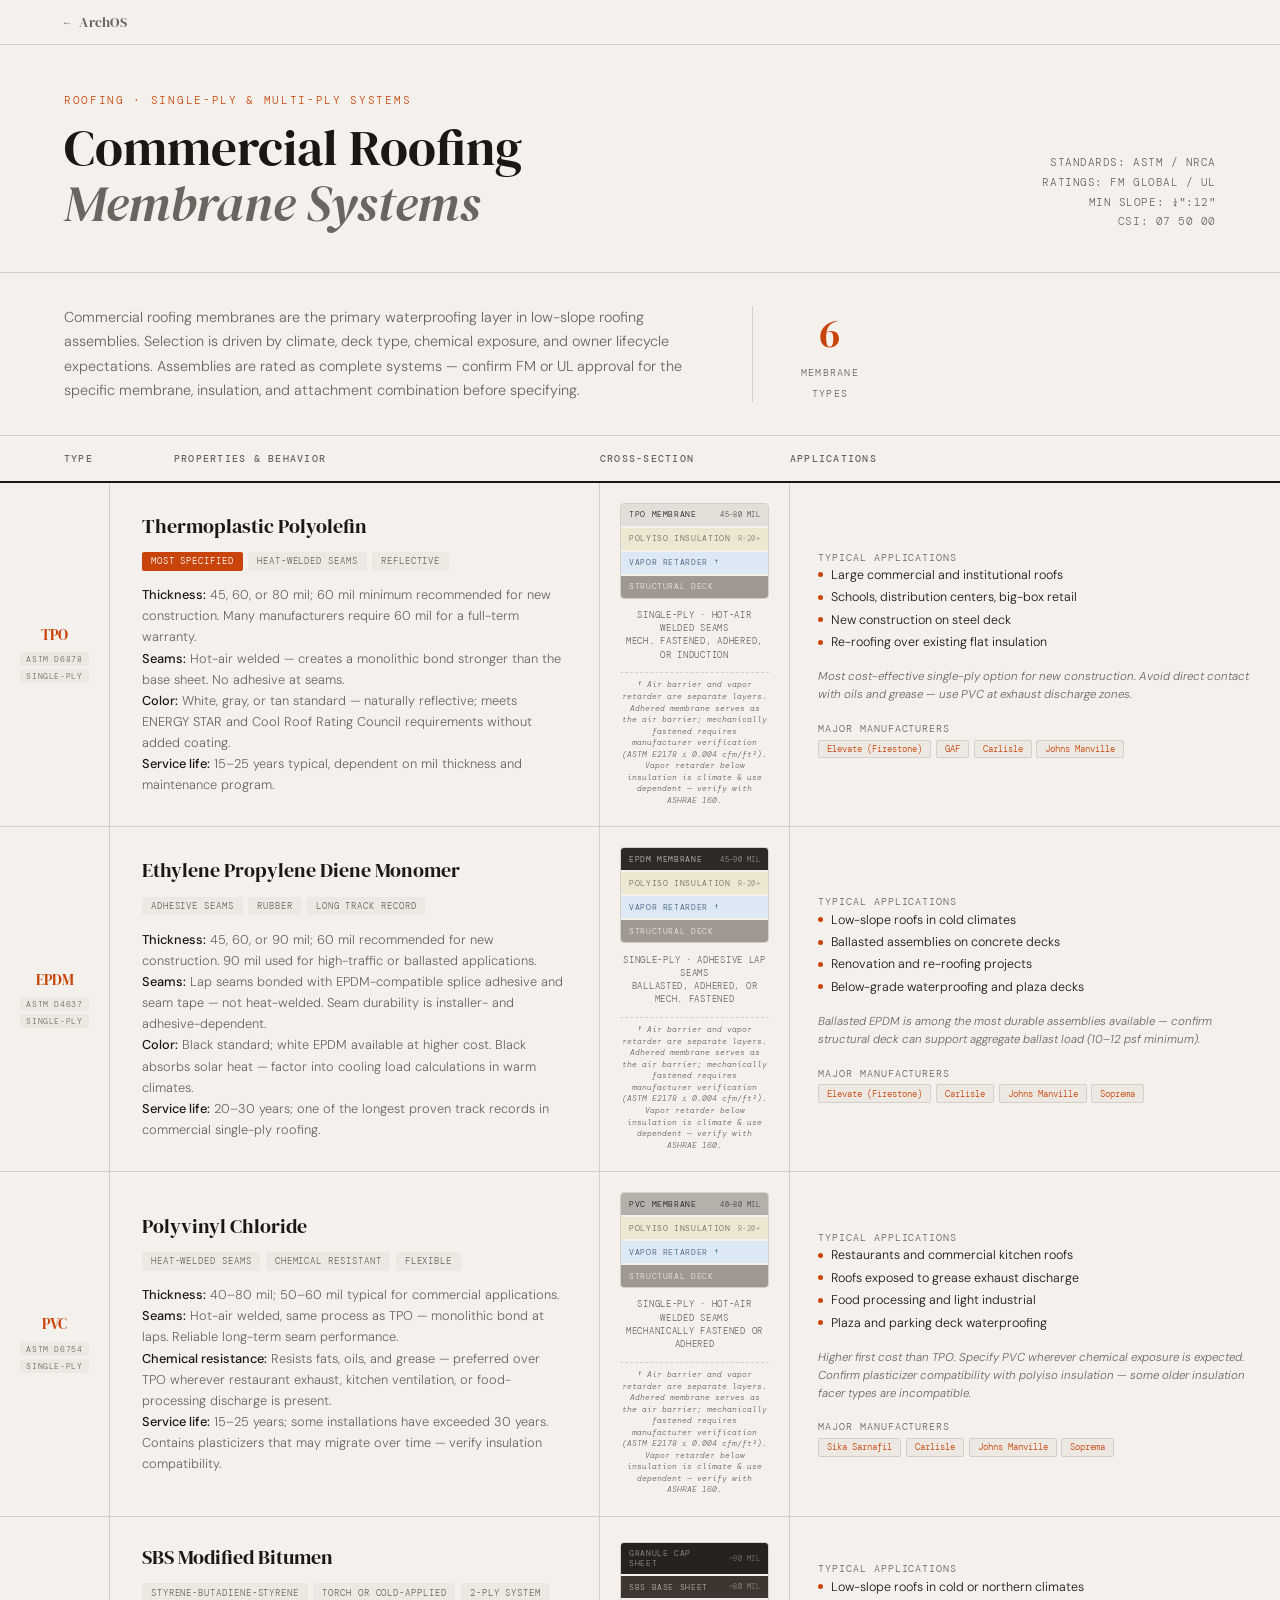
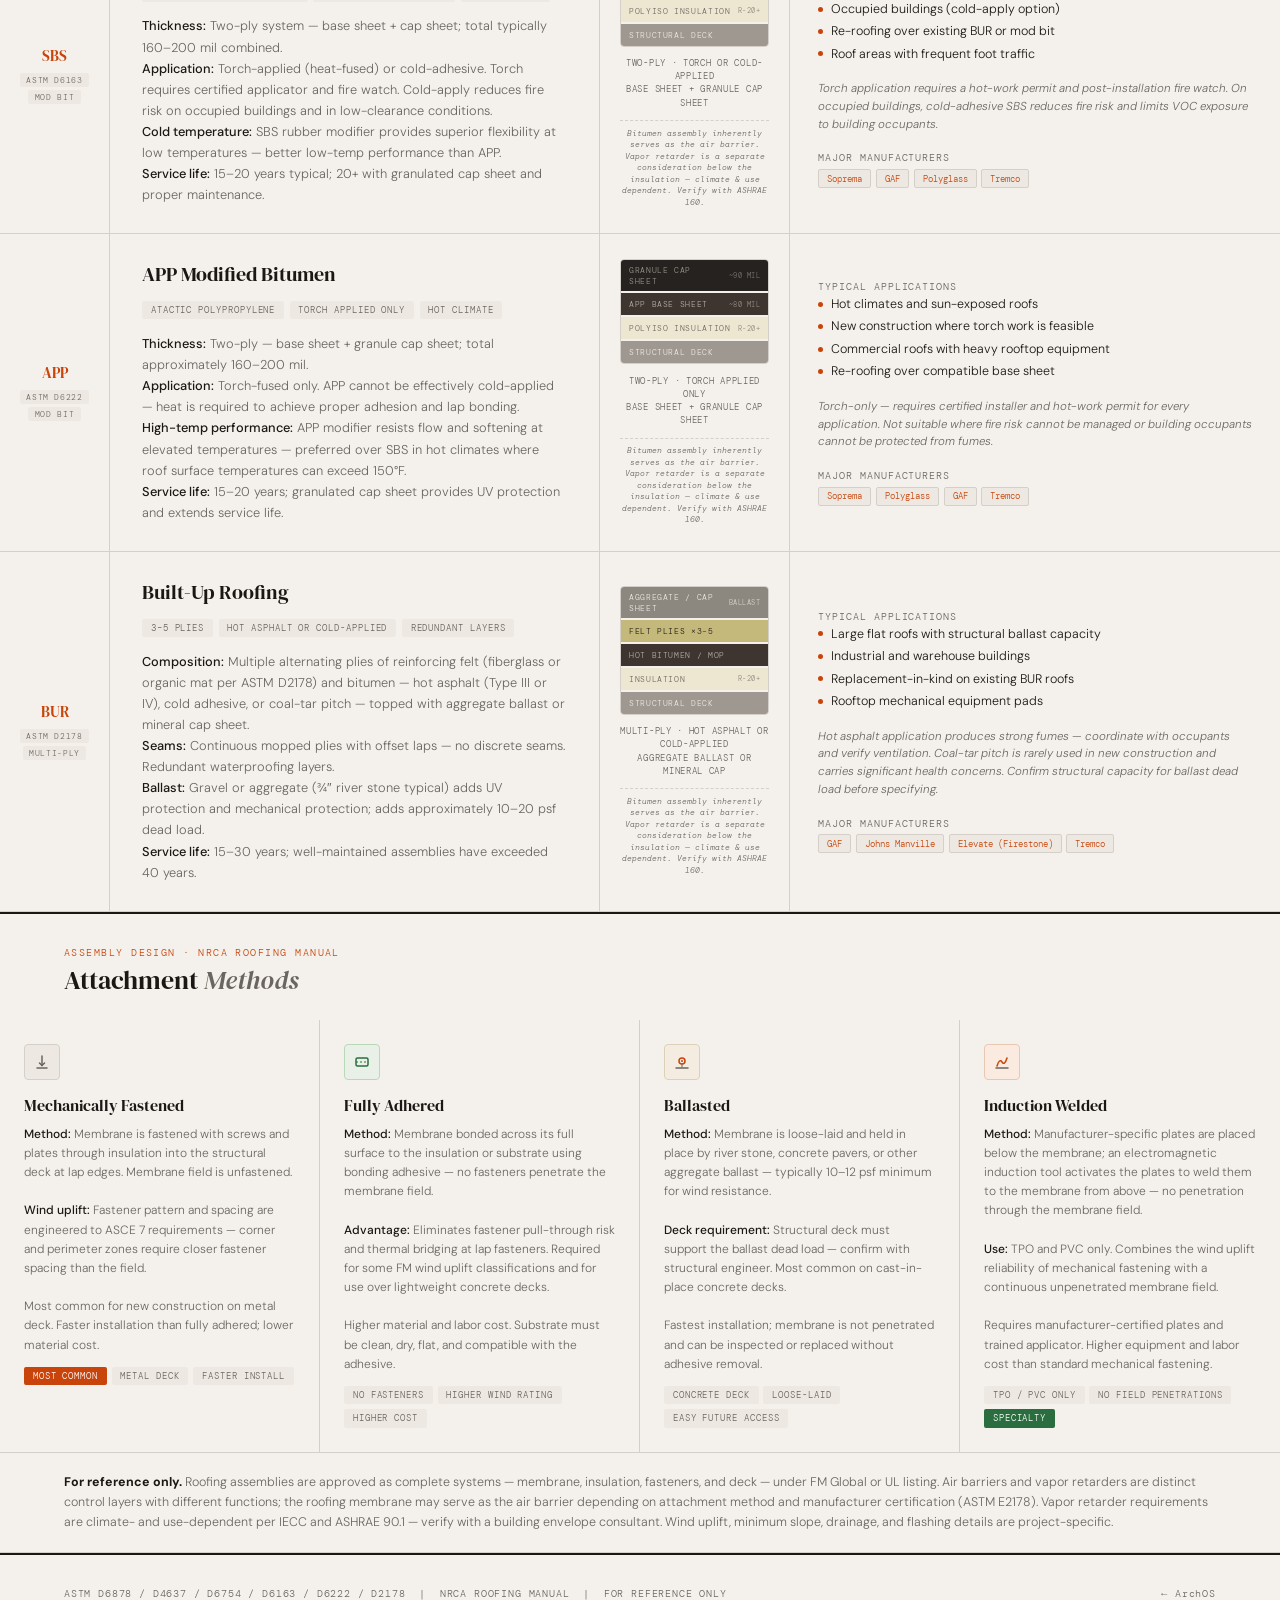
<file: tools/roofing-membranes.html>
<!DOCTYPE html>
<html lang="en">
<head>
<meta charset="UTF-8">
<meta name="viewport" content="width=device-width, initial-scale=1.0">
<title>Commercial Roofing — Membrane Systems</title>
<link rel="stylesheet" href="../style.css">
<style>
  .col-headers {
    display: grid;
    grid-template-columns: 110px 1fr 190px 1fr;
    padding: 1rem 4rem;
    border-bottom: 2px solid var(--ink);
    background: var(--bg);
    position: sticky;
    top: 0;
    z-index: 10;
  }
  .col-headers span {
    font-family: 'DM Mono', monospace;
    font-size: 0.65rem;
    text-transform: uppercase;
    letter-spacing: 0.12em;
    color: var(--ink-muted);
    font-weight: 500;
  }

  /* ── Rows ── */
  .mem-row {
    display: grid;
    grid-template-columns: 110px 1fr 190px 1fr;
    border-bottom: 1px solid var(--rule);
    min-height: 180px;
    opacity: 0;
    transform: translateY(16px);
    animation: fadeUp 0.45s forwards;
  }
  .mem-row:nth-child(1) { animation-delay: 0.05s; }
  .mem-row:nth-child(2) { animation-delay: 0.08s; }
  .mem-row:nth-child(3) { animation-delay: 0.11s; }
  .mem-row:nth-child(4) { animation-delay: 0.14s; }
  .mem-row:nth-child(5) { animation-delay: 0.17s; }
  .mem-row:nth-child(6) { animation-delay: 0.20s; }
  .mem-row:hover { background: rgba(255,255,255,0.45); }

  /* ── Type cell ── */
  .cell-type {
    border-right: 1px solid var(--rule);
    display: flex;
    flex-direction: column;
    align-items: center;
    justify-content: center;
    padding: 1.5rem 0.75rem;
    gap: 0.5rem;
    text-align: center;
  }
  .mem-abbr {
    font-family: 'DM Serif Display', serif;
    font-size: 0.95rem;
    color: var(--accent);
    line-height: 1.2;
  }
  .mem-standards { display: flex; flex-direction: column; gap: 0.2rem; align-items: center; }
  .mem-std-pill {
    font-family: 'DM Mono', monospace;
    font-size: 0.5rem;
    text-transform: uppercase;
    letter-spacing: 0.08em;
    color: var(--ink-muted);
    background: var(--tag-bg);
    padding: 0.12rem 0.4rem;
    border-radius: 2px;
    white-space: nowrap;
  }

  /* ── Description cell ── */
  .cell-desc {
    border-right: 1px solid var(--rule);
    padding: 1.75rem 2rem;
    display: flex;
    flex-direction: column;
    justify-content: center;
    gap: 0.85rem;
  }
  .mem-name {
    font-family: 'DM Serif Display', serif;
    font-size: 1.25rem;
    font-weight: 400;
    line-height: 1.25;
  }
  .mem-tags { display: flex; flex-wrap: wrap; gap: 0.35rem; }
  .mem-spec { font-size: 0.8rem; color: var(--ink-muted); line-height: 1.65; }
  .mem-spec strong { color: var(--ink); font-weight: 500; }

  /* ── Cross-section visual cell ── */
  .cell-visual {
    border-right: 1px solid var(--rule);
    padding: 1.25rem;
    display: flex;
    flex-direction: column;
    gap: 0.65rem;
    justify-content: center;
    align-items: center;
  }
  .roof-diag {
    width: 100%;
    display: flex;
    flex-direction: column;
    gap: 2px;
    border-radius: 4px;
    overflow: hidden;
    border: 1px solid var(--rule);
  }
  .rd-layer {
    display: flex;
    align-items: center;
    padding: 5px 8px;
    gap: 6px;
    min-height: 22px;
  }
  .rd-label {
    font-family: 'DM Mono', monospace;
    font-size: 0.5rem;
    text-transform: uppercase;
    letter-spacing: 0.08em;
    line-height: 1.3;
    flex: 1;
  }
  .rd-thickness {
    font-family: 'DM Mono', monospace;
    font-size: 0.45rem;
    text-transform: uppercase;
    letter-spacing: 0.06em;
    opacity: 0.75;
    white-space: nowrap;
  }

  /* Layer backgrounds */
  .rd-white   { background: #e2dfd8; color: var(--ink); }
  .rd-gray    { background: #b4b0aa; color: var(--ink); }
  .rd-black   { background: #2c2926; color: #c8c4be; }
  .rd-iso     { background: #ede6d0; color: var(--ink-muted); }
  .rd-vapor   { background: #dce8f4; color: #3a5878; }
  .rd-deck    { background: #9e9890; color: #f0ede8; }
  .rd-bitumen { background: #3e3530; color: #b8b0a8; }
  .rd-cap     { background: #252220; color: #a0988e; }
  .rd-gravel  { background: #8c8880; color: #f0ede8; }
  .rd-ply     { background: #c4b87a; color: var(--ink); }

  .diag-caption {
    font-family: 'DM Mono', monospace;
    font-size: 0.55rem;
    text-transform: uppercase;
    letter-spacing: 0.08em;
    color: var(--ink-muted);
    text-align: center;
    line-height: 1.5;
  }
  .diag-note {
    font-family: 'DM Mono', monospace;
    font-size: 0.48rem;
    color: var(--ink-muted);
    text-align: center;
    line-height: 1.5;
    font-style: italic;
    border-top: 1px dashed var(--rule);
    padding-top: 0.4rem;
    width: 100%;
  }

  /* ── Manufacturer links ── */
  .mfr-label {
    font-family: 'DM Mono', monospace;
    font-size: 0.6rem;
    text-transform: uppercase;
    letter-spacing: 0.1em;
    color: var(--ink-muted);
    margin-bottom: 0.3rem;
  }
  .mfr-links { display: flex; flex-wrap: wrap; gap: 0.3rem; }
  .mfr-link {
    font-family: 'DM Mono', monospace;
    font-size: 0.58rem;
    color: var(--accent);
    text-decoration: none;
    background: var(--tag-bg);
    padding: 0.15rem 0.5rem;
    border-radius: 2px;
    border: 1px solid var(--rule);
    transition: background 0.15s, color 0.15s;
  }
  .mfr-link:hover { background: var(--accent); color: white; }

  /* ── Applications cell ── */
  .cell-suit {
    padding: 1.75rem;
    display: flex;
    flex-direction: column;
    justify-content: center;
    gap: 1.1rem;
  }
  .suit-label {
    font-family: 'DM Mono', monospace;
    font-size: 0.6rem;
    text-transform: uppercase;
    letter-spacing: 0.1em;
    color: var(--ink-muted);
    margin-bottom: 0.2rem;
  }
  .suit-items { display: flex; flex-direction: column; gap: 0.35rem; }
  .suit-item {
    font-size: 0.78rem;
    color: var(--ink);
    display: flex;
    align-items: flex-start;
    gap: 0.5rem;
    line-height: 1.35;
  }
  .suit-item::before {
    content: '';
    width: 5px; height: 5px;
    border-radius: 50%;
    background: var(--accent);
    flex-shrink: 0;
    margin-top: 0.35rem;
  }
  .suit-note {
    font-size: 0.72rem;
    color: var(--ink-muted);
    line-height: 1.55;
    font-style: italic;
  }

  /* ── Section break ── */
  .section-head {
    border-top: 2px solid var(--ink);
    padding: 2rem 4rem 0;
  }
  .section-eyebrow {
    font-family: 'DM Mono', monospace;
    font-size: 0.65rem;
    text-transform: uppercase;
    letter-spacing: 0.14em;
    color: var(--accent);
    margin-bottom: 0.4rem;
  }
  .section-head h2 {
    font-family: 'DM Serif Display', serif;
    font-size: 1.6rem;
    font-weight: 400;
    line-height: 1.2;
    padding-bottom: 1.5rem;
  }
  .section-head h2 em { font-style: italic; color: var(--ink-muted); }

  /* ── Attachment method cards ── */
  .attach-grid {
    display: grid;
    grid-template-columns: repeat(4, 1fr);
    border-bottom: 1px solid var(--rule);
  }
  .attach-card {
    padding: 1.5rem;
    border-right: 1px solid var(--rule);
    opacity: 0;
    transform: translateY(12px);
    animation: fadeUp 0.4s forwards;
  }
  .attach-card:last-child { border-right: none; }
  .attach-card:nth-child(1) { animation-delay: 0.05s; }
  .attach-card:nth-child(2) { animation-delay: 0.10s; }
  .attach-card:nth-child(3) { animation-delay: 0.15s; }
  .attach-card:nth-child(4) { animation-delay: 0.20s; }
  .attach-icon {
    width: 36px; height: 36px;
    border-radius: 4px;
    background: var(--tag-bg);
    border: 1.5px solid var(--rule);
    margin-bottom: 1rem;
    display: flex; align-items: center; justify-content: center;
  }
  .attach-name {
    font-family: 'DM Serif Display', serif;
    font-size: 1rem;
    font-weight: 400;
    margin-bottom: 0.6rem;
    line-height: 1.2;
  }
  .attach-detail {
    font-size: 0.75rem;
    color: var(--ink-muted);
    line-height: 1.6;
    margin-bottom: 0.75rem;
  }
  .attach-detail strong { color: var(--ink); font-weight: 500; }
  .attach-badges { display: flex; flex-wrap: wrap; gap: 0.3rem; }

  /* ── Responsive ── */
  @media (max-width: 960px) {
    .col-headers { display: none; }
    .mem-row { grid-template-columns: 1fr; border: 1px solid var(--rule); margin: 0.75rem; border-radius: 4px; min-height: unset; }
    .cell-type { flex-direction: row; justify-content: flex-start; padding: 1rem 1.5rem; border-right: none; border-bottom: 1px solid var(--rule); gap: 0.75rem; }
    .cell-desc, .cell-visual, .cell-suit { border-right: none; border-bottom: 1px solid var(--rule); }
    .attach-grid { grid-template-columns: 1fr 1fr; }
    .attach-card:nth-child(2n) { border-right: none; }
    .section-head { padding: 1.5rem; }
  }
</style>
</head>
<body>

<nav class="site-nav"><a href="../index.html">ArchOS</a></nav>

<header>
  <div>
    <div class="header-eyebrow">Roofing · Single-Ply &amp; Multi-Ply Systems</div>
    <h1>Commercial Roofing<br><em>Membrane Systems</em></h1>
  </div>
  <div class="header-meta">
    STANDARDS: ASTM / NRCA<br>RATINGS: FM GLOBAL / UL<br>MIN SLOPE: ¼″:12″<br>CSI: 07 50 00
  </div>
</header>

<div class="intro">
  <p>Commercial roofing membranes are the primary waterproofing layer in low-slope roofing assemblies. Selection is driven by climate, deck type, chemical exposure, and owner lifecycle expectations. Assemblies are rated as complete systems — confirm FM or UL approval for the specific membrane, insulation, and attachment combination before specifying.</p>
  <div class="intro-stat">
    <span class="num">6</span>
    <span class="label">Membrane<br>Types</span>
  </div>
</div>

<div class="col-headers">
  <span>Type</span>
  <span>Properties &amp; Behavior</span>
  <span>Cross-Section</span>
  <span>Applications</span>
</div>

<div id="membranes">

<!-- TPO -->
<div class="mem-row">
  <div class="cell-type">
    <div class="mem-abbr">TPO</div>
    <div class="mem-standards">
      <span class="mem-std-pill">ASTM D6878</span>
      <span class="mem-std-pill">Single-Ply</span>
    </div>
  </div>
  <div class="cell-desc">
    <div class="mem-name">Thermoplastic Polyolefin</div>
    <div class="mem-tags">
      <span class="tag accent">Most Specified</span>
      <span class="tag">Heat-Welded Seams</span>
      <span class="tag">Reflective</span>
    </div>
    <div class="mem-spec">
      <strong>Thickness:</strong> 45, 60, or 80 mil; 60 mil minimum recommended for new construction. Many manufacturers require 60 mil for a full-term warranty.<br>
      <strong>Seams:</strong> Hot-air welded — creates a monolithic bond stronger than the base sheet. No adhesive at seams.<br>
      <strong>Color:</strong> White, gray, or tan standard — naturally reflective; meets ENERGY STAR and Cool Roof Rating Council requirements without added coating.<br>
      <strong>Service life:</strong> 15–25 years typical, dependent on mil thickness and maintenance program.
    </div>
  </div>
  <div class="cell-visual">
    <div class="roof-diag">
      <div class="rd-layer rd-white">
        <span class="rd-label">TPO Membrane</span>
        <span class="rd-thickness">45–80 mil</span>
      </div>
      <div class="rd-layer rd-iso">
        <span class="rd-label">Polyiso Insulation</span>
        <span class="rd-thickness">R-20+</span>
      </div>
      <div class="rd-layer rd-vapor">
        <span class="rd-label">Vapor Retarder †</span>
      </div>
      <div class="rd-layer rd-deck">
        <span class="rd-label">Structural Deck</span>
      </div>
    </div>
    <div class="diag-caption">Single-ply · hot-air welded seams<br>mech. fastened, adhered, or induction</div>
    <div class="diag-note">† Air barrier and vapor retarder are separate layers. Adhered membrane serves as the air barrier; mechanically fastened requires manufacturer verification (ASTM E2178 ≤ 0.004 cfm/ft²). Vapor retarder below insulation is climate &amp; use dependent — verify with ASHRAE 160.</div>
  </div>
  <div class="cell-suit">
    <div>
      <div class="suit-label">Typical Applications</div>
      <div class="suit-items">
        <span class="suit-item">Large commercial and institutional roofs</span>
        <span class="suit-item">Schools, distribution centers, big-box retail</span>
        <span class="suit-item">New construction on steel deck</span>
        <span class="suit-item">Re-roofing over existing flat insulation</span>
      </div>
    </div>
    <div class="suit-note">Most cost-effective single-ply option for new construction. Avoid direct contact with oils and grease — use PVC at exhaust discharge zones.</div>
    <div>
      <div class="mfr-label">Major Manufacturers</div>
      <div class="mfr-links">
        <a class="mfr-link" href="https://www.elevatecommercialbp.com" target="_blank" rel="noopener">Elevate (Firestone)</a>
        <a class="mfr-link" href="https://www.gaf.com" target="_blank" rel="noopener">GAF</a>
        <a class="mfr-link" href="https://www.carlisle-syntec.com" target="_blank" rel="noopener">Carlisle</a>
        <a class="mfr-link" href="https://www.jm.com" target="_blank" rel="noopener">Johns Manville</a>
      </div>
    </div>
  </div>
</div>

<!-- EPDM -->
<div class="mem-row">
  <div class="cell-type">
    <div class="mem-abbr">EPDM</div>
    <div class="mem-standards">
      <span class="mem-std-pill">ASTM D4637</span>
      <span class="mem-std-pill">Single-Ply</span>
    </div>
  </div>
  <div class="cell-desc">
    <div class="mem-name">Ethylene Propylene Diene Monomer</div>
    <div class="mem-tags">
      <span class="tag">Adhesive Seams</span>
      <span class="tag">Rubber</span>
      <span class="tag">Long Track Record</span>
    </div>
    <div class="mem-spec">
      <strong>Thickness:</strong> 45, 60, or 90 mil; 60 mil recommended for new construction. 90 mil used for high-traffic or ballasted applications.<br>
      <strong>Seams:</strong> Lap seams bonded with EPDM-compatible splice adhesive and seam tape — not heat-welded. Seam durability is installer- and adhesive-dependent.<br>
      <strong>Color:</strong> Black standard; white EPDM available at higher cost. Black absorbs solar heat — factor into cooling load calculations in warm climates.<br>
      <strong>Service life:</strong> 20–30 years; one of the longest proven track records in commercial single-ply roofing.
    </div>
  </div>
  <div class="cell-visual">
    <div class="roof-diag">
      <div class="rd-layer rd-black">
        <span class="rd-label">EPDM Membrane</span>
        <span class="rd-thickness">45–90 mil</span>
      </div>
      <div class="rd-layer rd-iso">
        <span class="rd-label">Polyiso Insulation</span>
        <span class="rd-thickness">R-20+</span>
      </div>
      <div class="rd-layer rd-vapor">
        <span class="rd-label">Vapor Retarder †</span>
      </div>
      <div class="rd-layer rd-deck">
        <span class="rd-label">Structural Deck</span>
      </div>
    </div>
    <div class="diag-caption">Single-ply · adhesive lap seams<br>ballasted, adhered, or mech. fastened</div>
    <div class="diag-note">† Air barrier and vapor retarder are separate layers. Adhered membrane serves as the air barrier; mechanically fastened requires manufacturer verification (ASTM E2178 ≤ 0.004 cfm/ft²). Vapor retarder below insulation is climate &amp; use dependent — verify with ASHRAE 160.</div>
  </div>
  <div class="cell-suit">
    <div>
      <div class="suit-label">Typical Applications</div>
      <div class="suit-items">
        <span class="suit-item">Low-slope roofs in cold climates</span>
        <span class="suit-item">Ballasted assemblies on concrete decks</span>
        <span class="suit-item">Renovation and re-roofing projects</span>
        <span class="suit-item">Below-grade waterproofing and plaza decks</span>
      </div>
    </div>
    <div class="suit-note">Ballasted EPDM is among the most durable assemblies available — confirm structural deck can support aggregate ballast load (10–12 psf minimum).</div>
    <div>
      <div class="mfr-label">Major Manufacturers</div>
      <div class="mfr-links">
        <a class="mfr-link" href="https://www.elevatecommercialbp.com" target="_blank" rel="noopener">Elevate (Firestone)</a>
        <a class="mfr-link" href="https://www.carlisle-syntec.com" target="_blank" rel="noopener">Carlisle</a>
        <a class="mfr-link" href="https://www.jm.com" target="_blank" rel="noopener">Johns Manville</a>
        <a class="mfr-link" href="https://www.soprema.us" target="_blank" rel="noopener">Soprema</a>
      </div>
    </div>
  </div>
</div>

<!-- PVC -->
<div class="mem-row">
  <div class="cell-type">
    <div class="mem-abbr">PVC</div>
    <div class="mem-standards">
      <span class="mem-std-pill">ASTM D6754</span>
      <span class="mem-std-pill">Single-Ply</span>
    </div>
  </div>
  <div class="cell-desc">
    <div class="mem-name">Polyvinyl Chloride</div>
    <div class="mem-tags">
      <span class="tag">Heat-Welded Seams</span>
      <span class="tag">Chemical Resistant</span>
      <span class="tag">Flexible</span>
    </div>
    <div class="mem-spec">
      <strong>Thickness:</strong> 40–80 mil; 50–60 mil typical for commercial applications.<br>
      <strong>Seams:</strong> Hot-air welded, same process as TPO — monolithic bond at laps. Reliable long-term seam performance.<br>
      <strong>Chemical resistance:</strong> Resists fats, oils, and grease — preferred over TPO wherever restaurant exhaust, kitchen ventilation, or food-processing discharge is present.<br>
      <strong>Service life:</strong> 15–25 years; some installations have exceeded 30 years. Contains plasticizers that may migrate over time — verify insulation compatibility.
    </div>
  </div>
  <div class="cell-visual">
    <div class="roof-diag">
      <div class="rd-layer rd-gray">
        <span class="rd-label">PVC Membrane</span>
        <span class="rd-thickness">40–80 mil</span>
      </div>
      <div class="rd-layer rd-iso">
        <span class="rd-label">Polyiso Insulation</span>
        <span class="rd-thickness">R-20+</span>
      </div>
      <div class="rd-layer rd-vapor">
        <span class="rd-label">Vapor Retarder †</span>
      </div>
      <div class="rd-layer rd-deck">
        <span class="rd-label">Structural Deck</span>
      </div>
    </div>
    <div class="diag-caption">Single-ply · hot-air welded seams<br>mechanically fastened or adhered</div>
    <div class="diag-note">† Air barrier and vapor retarder are separate layers. Adhered membrane serves as the air barrier; mechanically fastened requires manufacturer verification (ASTM E2178 ≤ 0.004 cfm/ft²). Vapor retarder below insulation is climate &amp; use dependent — verify with ASHRAE 160.</div>
  </div>
  <div class="cell-suit">
    <div>
      <div class="suit-label">Typical Applications</div>
      <div class="suit-items">
        <span class="suit-item">Restaurants and commercial kitchen roofs</span>
        <span class="suit-item">Roofs exposed to grease exhaust discharge</span>
        <span class="suit-item">Food processing and light industrial</span>
        <span class="suit-item">Plaza and parking deck waterproofing</span>
      </div>
    </div>
    <div class="suit-note">Higher first cost than TPO. Specify PVC wherever chemical exposure is expected. Confirm plasticizer compatibility with polyiso insulation — some older insulation facer types are incompatible.</div>
    <div>
      <div class="mfr-label">Major Manufacturers</div>
      <div class="mfr-links">
        <a class="mfr-link" href="https://sarnafil.sika.com" target="_blank" rel="noopener">Sika Sarnafil</a>
        <a class="mfr-link" href="https://www.carlisle-syntec.com" target="_blank" rel="noopener">Carlisle</a>
        <a class="mfr-link" href="https://www.jm.com" target="_blank" rel="noopener">Johns Manville</a>
        <a class="mfr-link" href="https://www.soprema.us" target="_blank" rel="noopener">Soprema</a>
      </div>
    </div>
  </div>
</div>

<!-- SBS Modified Bitumen -->
<div class="mem-row">
  <div class="cell-type">
    <div class="mem-abbr">SBS</div>
    <div class="mem-standards">
      <span class="mem-std-pill">ASTM D6163</span>
      <span class="mem-std-pill">Mod Bit</span>
    </div>
  </div>
  <div class="cell-desc">
    <div class="mem-name">SBS Modified Bitumen</div>
    <div class="mem-tags">
      <span class="tag">Styrene-Butadiene-Styrene</span>
      <span class="tag">Torch or Cold-Applied</span>
      <span class="tag">2-Ply System</span>
    </div>
    <div class="mem-spec">
      <strong>Thickness:</strong> Two-ply system — base sheet + cap sheet; total typically 160–200 mil combined.<br>
      <strong>Application:</strong> Torch-applied (heat-fused) or cold-adhesive. Torch requires certified applicator and fire watch. Cold-apply reduces fire risk on occupied buildings and in low-clearance conditions.<br>
      <strong>Cold temperature:</strong> SBS rubber modifier provides superior flexibility at low temperatures — better low-temp performance than APP.<br>
      <strong>Service life:</strong> 15–20 years typical; 20+ with granulated cap sheet and proper maintenance.
    </div>
  </div>
  <div class="cell-visual">
    <div class="roof-diag">
      <div class="rd-layer rd-cap">
        <span class="rd-label">Granule Cap Sheet</span>
        <span class="rd-thickness">~90 mil</span>
      </div>
      <div class="rd-layer rd-bitumen">
        <span class="rd-label">SBS Base Sheet</span>
        <span class="rd-thickness">~80 mil</span>
      </div>
      <div class="rd-layer rd-iso">
        <span class="rd-label">Polyiso Insulation</span>
        <span class="rd-thickness">R-20+</span>
      </div>
      <div class="rd-layer rd-deck">
        <span class="rd-label">Structural Deck</span>
      </div>
    </div>
    <div class="diag-caption">Two-ply · torch or cold-applied<br>base sheet + granule cap sheet</div>
    <div class="diag-note">Bitumen assembly inherently serves as the air barrier. Vapor retarder is a separate consideration below the insulation — climate &amp; use dependent. Verify with ASHRAE 160.</div>
  </div>
  <div class="cell-suit">
    <div>
      <div class="suit-label">Typical Applications</div>
      <div class="suit-items">
        <span class="suit-item">Low-slope roofs in cold or northern climates</span>
        <span class="suit-item">Occupied buildings (cold-apply option)</span>
        <span class="suit-item">Re-roofing over existing BUR or mod bit</span>
        <span class="suit-item">Roof areas with frequent foot traffic</span>
      </div>
    </div>
    <div class="suit-note">Torch application requires a hot-work permit and post-installation fire watch. On occupied buildings, cold-adhesive SBS reduces fire risk and limits VOC exposure to building occupants.</div>
    <div>
      <div class="mfr-label">Major Manufacturers</div>
      <div class="mfr-links">
        <a class="mfr-link" href="https://www.soprema.us" target="_blank" rel="noopener">Soprema</a>
        <a class="mfr-link" href="https://www.gaf.com" target="_blank" rel="noopener">GAF</a>
        <a class="mfr-link" href="https://www.polyglass.us" target="_blank" rel="noopener">Polyglass</a>
        <a class="mfr-link" href="https://www.tremcoroofing.com" target="_blank" rel="noopener">Tremco</a>
      </div>
    </div>
  </div>
</div>

<!-- APP Modified Bitumen -->
<div class="mem-row">
  <div class="cell-type">
    <div class="mem-abbr">APP</div>
    <div class="mem-standards">
      <span class="mem-std-pill">ASTM D6222</span>
      <span class="mem-std-pill">Mod Bit</span>
    </div>
  </div>
  <div class="cell-desc">
    <div class="mem-name">APP Modified Bitumen</div>
    <div class="mem-tags">
      <span class="tag">Atactic Polypropylene</span>
      <span class="tag">Torch Applied Only</span>
      <span class="tag">Hot Climate</span>
    </div>
    <div class="mem-spec">
      <strong>Thickness:</strong> Two-ply — base sheet + granule cap sheet; total approximately 160–200 mil.<br>
      <strong>Application:</strong> Torch-fused only. APP cannot be effectively cold-applied — heat is required to achieve proper adhesion and lap bonding.<br>
      <strong>High-temp performance:</strong> APP modifier resists flow and softening at elevated temperatures — preferred over SBS in hot climates where roof surface temperatures can exceed 150°F.<br>
      <strong>Service life:</strong> 15–20 years; granulated cap sheet provides UV protection and extends service life.
    </div>
  </div>
  <div class="cell-visual">
    <div class="roof-diag">
      <div class="rd-layer rd-cap">
        <span class="rd-label">Granule Cap Sheet</span>
        <span class="rd-thickness">~90 mil</span>
      </div>
      <div class="rd-layer rd-bitumen">
        <span class="rd-label">APP Base Sheet</span>
        <span class="rd-thickness">~80 mil</span>
      </div>
      <div class="rd-layer rd-iso">
        <span class="rd-label">Polyiso Insulation</span>
        <span class="rd-thickness">R-20+</span>
      </div>
      <div class="rd-layer rd-deck">
        <span class="rd-label">Structural Deck</span>
      </div>
    </div>
    <div class="diag-caption">Two-ply · torch applied only<br>base sheet + granule cap sheet</div>
    <div class="diag-note">Bitumen assembly inherently serves as the air barrier. Vapor retarder is a separate consideration below the insulation — climate &amp; use dependent. Verify with ASHRAE 160.</div>
  </div>
  <div class="cell-suit">
    <div>
      <div class="suit-label">Typical Applications</div>
      <div class="suit-items">
        <span class="suit-item">Hot climates and sun-exposed roofs</span>
        <span class="suit-item">New construction where torch work is feasible</span>
        <span class="suit-item">Commercial roofs with heavy rooftop equipment</span>
        <span class="suit-item">Re-roofing over compatible base sheet</span>
      </div>
    </div>
    <div class="suit-note">Torch-only — requires certified installer and hot-work permit for every application. Not suitable where fire risk cannot be managed or building occupants cannot be protected from fumes.</div>
    <div>
      <div class="mfr-label">Major Manufacturers</div>
      <div class="mfr-links">
        <a class="mfr-link" href="https://www.soprema.us" target="_blank" rel="noopener">Soprema</a>
        <a class="mfr-link" href="https://www.polyglass.us" target="_blank" rel="noopener">Polyglass</a>
        <a class="mfr-link" href="https://www.gaf.com" target="_blank" rel="noopener">GAF</a>
        <a class="mfr-link" href="https://www.tremcoroofing.com" target="_blank" rel="noopener">Tremco</a>
      </div>
    </div>
  </div>
</div>

<!-- BUR -->
<div class="mem-row">
  <div class="cell-type">
    <div class="mem-abbr">BUR</div>
    <div class="mem-standards">
      <span class="mem-std-pill">ASTM D2178</span>
      <span class="mem-std-pill">Multi-Ply</span>
    </div>
  </div>
  <div class="cell-desc">
    <div class="mem-name">Built-Up Roofing</div>
    <div class="mem-tags">
      <span class="tag">3–5 Plies</span>
      <span class="tag">Hot Asphalt or Cold-Applied</span>
      <span class="tag">Redundant Layers</span>
    </div>
    <div class="mem-spec">
      <strong>Composition:</strong> Multiple alternating plies of reinforcing felt (fiberglass or organic mat per ASTM D2178) and bitumen — hot asphalt (Type III or IV), cold adhesive, or coal-tar pitch — topped with aggregate ballast or mineral cap sheet.<br>
      <strong>Seams:</strong> Continuous mopped plies with offset laps — no discrete seams. Redundant waterproofing layers.<br>
      <strong>Ballast:</strong> Gravel or aggregate (¾″ river stone typical) adds UV protection and mechanical protection; adds approximately 10–20 psf dead load.<br>
      <strong>Service life:</strong> 15–30 years; well-maintained assemblies have exceeded 40 years.
    </div>
  </div>
  <div class="cell-visual">
    <div class="roof-diag">
      <div class="rd-layer rd-gravel">
        <span class="rd-label">Aggregate / Cap Sheet</span>
        <span class="rd-thickness">Ballast</span>
      </div>
      <div class="rd-layer rd-ply">
        <span class="rd-label">Felt Plies ×3–5</span>
      </div>
      <div class="rd-layer rd-bitumen">
        <span class="rd-label">Hot Bitumen / Mop</span>
      </div>
      <div class="rd-layer rd-iso">
        <span class="rd-label">Insulation</span>
        <span class="rd-thickness">R-20+</span>
      </div>
      <div class="rd-layer rd-deck">
        <span class="rd-label">Structural Deck</span>
      </div>
    </div>
    <div class="diag-caption">Multi-ply · hot asphalt or cold-applied<br>aggregate ballast or mineral cap</div>
    <div class="diag-note">Bitumen assembly inherently serves as the air barrier. Vapor retarder is a separate consideration below the insulation — climate &amp; use dependent. Verify with ASHRAE 160.</div>
  </div>
  <div class="cell-suit">
    <div>
      <div class="suit-label">Typical Applications</div>
      <div class="suit-items">
        <span class="suit-item">Large flat roofs with structural ballast capacity</span>
        <span class="suit-item">Industrial and warehouse buildings</span>
        <span class="suit-item">Replacement-in-kind on existing BUR roofs</span>
        <span class="suit-item">Rooftop mechanical equipment pads</span>
      </div>
    </div>
    <div class="suit-note">Hot asphalt application produces strong fumes — coordinate with occupants and verify ventilation. Coal-tar pitch is rarely used in new construction and carries significant health concerns. Confirm structural capacity for ballast dead load before specifying.</div>
    <div>
      <div class="mfr-label">Major Manufacturers</div>
      <div class="mfr-links">
        <a class="mfr-link" href="https://www.gaf.com" target="_blank" rel="noopener">GAF</a>
        <a class="mfr-link" href="https://www.jm.com" target="_blank" rel="noopener">Johns Manville</a>
        <a class="mfr-link" href="https://www.elevatecommercialbp.com" target="_blank" rel="noopener">Elevate (Firestone)</a>
        <a class="mfr-link" href="https://www.tremcoroofing.com" target="_blank" rel="noopener">Tremco</a>
      </div>
    </div>
  </div>
</div>

</div><!-- #membranes -->

<!-- ─── ATTACHMENT METHODS ─────────────────────────────── -->
<div class="section-head">
  <div class="section-eyebrow">Assembly Design · NRCA Roofing Manual</div>
  <h2>Attachment <em>Methods</em></h2>
</div>

<div class="attach-grid">

  <div class="attach-card">
    <div class="attach-icon">
      <svg width="18" height="18" viewBox="0 0 18 18" fill="none">
        <line x1="9" y1="3" x2="9" y2="12" stroke="var(--ink-muted)" stroke-width="1.5" stroke-linecap="round"/>
        <line x1="6.5" y1="10" x2="9" y2="12.5" stroke="var(--ink-muted)" stroke-width="1.5" stroke-linecap="round"/>
        <line x1="11.5" y1="10" x2="9" y2="12.5" stroke="var(--ink-muted)" stroke-width="1.5" stroke-linecap="round"/>
        <line x1="4" y1="15" x2="14" y2="15" stroke="var(--ink-muted)" stroke-width="1.5" stroke-linecap="round"/>
      </svg>
    </div>
    <div class="attach-name">Mechanically Fastened</div>
    <div class="attach-detail">
      <strong>Method:</strong> Membrane is fastened with screws and plates through insulation into the structural deck at lap edges. Membrane field is unfastened.<br><br>
      <strong>Wind uplift:</strong> Fastener pattern and spacing are engineered to ASCE 7 requirements — corner and perimeter zones require closer fastener spacing than the field.<br><br>
      Most common for new construction on metal deck. Faster installation than fully adhered; lower material cost.
    </div>
    <div class="attach-badges">
      <span class="tag accent">Most Common</span>
      <span class="tag">Metal Deck</span>
      <span class="tag">Faster Install</span>
    </div>
  </div>

  <div class="attach-card">
    <div class="attach-icon" style="background: #e8f0e8; border-color: #b8d8b8;">
      <svg width="18" height="18" viewBox="0 0 18 18" fill="none">
        <rect x="3" y="5" width="12" height="8" rx="1.5" stroke="#2a6e3f" stroke-width="1.5" fill="none"/>
        <line x1="3" y1="9" x2="15" y2="9" stroke="#2a6e3f" stroke-width="1" stroke-dasharray="2 2"/>
      </svg>
    </div>
    <div class="attach-name">Fully Adhered</div>
    <div class="attach-detail">
      <strong>Method:</strong> Membrane bonded across its full surface to the insulation or substrate using bonding adhesive — no fasteners penetrate the membrane field.<br><br>
      <strong>Advantage:</strong> Eliminates fastener pull-through risk and thermal bridging at lap fasteners. Required for some FM wind uplift classifications and for use over lightweight concrete decks.<br><br>
      Higher material and labor cost. Substrate must be clean, dry, flat, and compatible with the adhesive.
    </div>
    <div class="attach-badges">
      <span class="tag">No Fasteners</span>
      <span class="tag">Higher Wind Rating</span>
      <span class="tag">Higher Cost</span>
    </div>
  </div>

  <div class="attach-card">
    <div class="attach-icon" style="background: #f4ece0; border-color: #ddd0b8;">
      <svg width="18" height="18" viewBox="0 0 18 18" fill="none">
        <circle cx="9" cy="8" r="3" stroke="var(--accent)" stroke-width="1.5" fill="none"/>
        <circle cx="9" cy="8" r="1" fill="var(--accent)"/>
        <line x1="3" y1="15" x2="15" y2="15" stroke="var(--ink-muted)" stroke-width="1.5" stroke-linecap="round"/>
        <line x1="9" y1="11" x2="9" y2="14" stroke="var(--ink-muted)" stroke-width="1" stroke-linecap="round"/>
      </svg>
    </div>
    <div class="attach-name">Ballasted</div>
    <div class="attach-detail">
      <strong>Method:</strong> Membrane is loose-laid and held in place by river stone, concrete pavers, or other aggregate ballast — typically 10–12 psf minimum for wind resistance.<br><br>
      <strong>Deck requirement:</strong> Structural deck must support the ballast dead load — confirm with structural engineer. Most common on cast-in-place concrete decks.<br><br>
      Fastest installation; membrane is not penetrated and can be inspected or replaced without adhesive removal.
    </div>
    <div class="attach-badges">
      <span class="tag">Concrete Deck</span>
      <span class="tag">Loose-Laid</span>
      <span class="tag">Easy Future Access</span>
    </div>
  </div>

  <div class="attach-card">
    <div class="attach-icon" style="background: #faeae0; border-color: #e8c8b0;">
      <svg width="18" height="18" viewBox="0 0 18 18" fill="none">
        <path d="M4 13 Q6.5 5 9 9 Q11.5 13 14 5" stroke="var(--accent)" stroke-width="1.5" stroke-linecap="round" fill="none"/>
        <line x1="3" y1="15" x2="15" y2="15" stroke="var(--ink-muted)" stroke-width="1.5" stroke-linecap="round"/>
      </svg>
    </div>
    <div class="attach-name">Induction Welded</div>
    <div class="attach-detail">
      <strong>Method:</strong> Manufacturer-specific plates are placed below the membrane; an electromagnetic induction tool activates the plates to weld them to the membrane from above — no penetration through the membrane field.<br><br>
      <strong>Use:</strong> TPO and PVC only. Combines the wind uplift reliability of mechanical fastening with a continuous unpenetrated membrane field.<br><br>
      Requires manufacturer-certified plates and trained applicator. Higher equipment and labor cost than standard mechanical fastening.
    </div>
    <div class="attach-badges">
      <span class="tag">TPO / PVC Only</span>
      <span class="tag">No Field Penetrations</span>
      <span class="tag new">Specialty</span>
    </div>
  </div>

</div>

<div class="disclaimer">
  <p><strong>For reference only.</strong> Roofing assemblies are approved as complete systems — membrane, insulation, fasteners, and deck — under FM Global or UL listing. Air barriers and vapor retarders are distinct control layers with different functions; the roofing membrane may serve as the air barrier depending on attachment method and manufacturer certification (ASTM E2178). Vapor retarder requirements are climate- and use-dependent per IECC and ASHRAE 90.1 — verify with a building envelope consultant. Wind uplift, minimum slope, drainage, and flashing details are project-specific.</p>
</div>

<footer>
  <p>ASTM D6878 / D4637 / D6754 / D6163 / D6222 / D2178 &nbsp;|&nbsp; NRCA ROOFING MANUAL &nbsp;|&nbsp; FOR REFERENCE ONLY</p>
  <a href="../index.html">← ArchOS</a>
</footer>

</body>
</html>
</file>
<file: style.css>
@import url('https://fonts.googleapis.com/css2?family=DM+Serif+Display:ital@0;1&family=DM+Mono:wght@400;500&family=DM+Sans:wght@300;400;500&display=swap');

/* ─── Tokens ─────────────────────────────────────────────── */
:root {
  --bg:         #f4f1ec;
  --ink:        #1a1714;
  --ink-muted:  #6b6560;
  --rule:       #d4cfc8;
  --accent:     #c8440a;
  --tag-bg:     #ede9e2;
}

/* ─── Reset ──────────────────────────────────────────────── */
* { margin: 0; padding: 0; box-sizing: border-box; }

/* ─── Base ───────────────────────────────────────────────── */
body {
  background: var(--bg);
  color: var(--ink);
  font-family: 'DM Sans', sans-serif;
  font-weight: 300;
  min-height: 100vh;
}

/* ─── Site nav ───────────────────────────────────────────── */
.site-nav {
  padding: 0.75rem 4rem;
  border-bottom: 1px solid var(--rule);
  display: flex;
  align-items: center;
}
.site-nav a {
  display: flex;
  align-items: center;
  gap: 0.55rem;
  font-family: 'DM Serif Display', serif;
  font-size: 0.9rem;
  color: var(--ink-muted);
  text-decoration: none;
  letter-spacing: 0.02em;
  transition: color 0.15s;
}
.site-nav a::before {
  content: '←';
  font-family: 'DM Mono', monospace;
  font-size: 0.65rem;
  transition: transform 0.2s, color 0.15s;
}
.site-nav a:hover { color: var(--accent); }
.site-nav a:hover::before { transform: translateX(-3px); }

/* ─── Header ─────────────────────────────────────────────── */
header {
  border-bottom: 1px solid var(--rule);
  padding: 3rem 4rem 2.5rem;
  display: grid;
  grid-template-columns: 1fr auto;
  align-items: end;
  gap: 2rem;
}
.header-eyebrow {
  font-family: 'DM Mono', monospace;
  font-size: 0.7rem;
  letter-spacing: 0.15em;
  text-transform: uppercase;
  color: var(--accent);
  margin-bottom: 0.75rem;
}
header h1 {
  font-family: 'DM Serif Display', serif;
  font-size: clamp(2rem, 4vw, 3.2rem);
  line-height: 1.1;
  font-weight: 400;
}
header h1 em { font-style: italic; color: var(--ink-muted); }
.header-meta {
  text-align: right;
  font-family: 'DM Mono', monospace;
  font-size: 0.68rem;
  color: var(--ink-muted);
  line-height: 1.8;
  letter-spacing: 0.05em;
}

/* ─── Intro band ─────────────────────────────────────────── */
.intro {
  padding: 2rem 4rem;
  border-bottom: 1px solid var(--rule);
  display: flex;
  align-items: center;
  gap: 3rem;
}
.intro p {
  font-size: 0.9rem;
  line-height: 1.7;
  color: var(--ink-muted);
  max-width: 640px;
}
.intro-stat {
  flex-shrink: 0;
  text-align: center;
  border-left: 1px solid var(--rule);
  padding-left: 3rem;
}
.intro-stat .num {
  font-family: 'DM Serif Display', serif;
  font-size: 2.5rem;
  color: var(--accent);
  display: block;
}
.intro-stat .label {
  font-family: 'DM Mono', monospace;
  font-size: 0.65rem;
  text-transform: uppercase;
  letter-spacing: 0.12em;
  color: var(--ink-muted);
}

/* ─── Tags ───────────────────────────────────────────────── */
.tag {
  background: var(--tag-bg);
  font-family: 'DM Mono', monospace;
  font-size: 0.58rem;
  text-transform: uppercase;
  letter-spacing: 0.1em;
  padding: 0.2rem 0.55rem;
  border-radius: 2px;
  color: var(--ink-muted);
}
.tag.accent { background: var(--accent); color: white; }
.tag.new    { background: #2a6e3f;      color: white; }

/* ─── Disclaimer ─────────────────────────────────────────── */
.disclaimer {
  padding: 1.25rem 4rem;
  border-bottom: 1px solid var(--rule);
}
.disclaimer p {
  font-size: 0.78rem;
  color: var(--ink-muted);
  line-height: 1.6;
}
.disclaimer strong { color: var(--ink); }

/* ─── Footer ─────────────────────────────────────────────── */
footer {
  padding: 2rem 4rem;
  border-top: 2px solid var(--ink);
  display: flex;
  justify-content: space-between;
  align-items: center;
}
footer p {
  font-family: 'DM Mono', monospace;
  font-size: 0.65rem;
  color: var(--ink-muted);
  letter-spacing: 0.08em;
}
footer .footer-logo {
  font-family: 'DM Serif Display', serif;
  font-size: 1rem;
  color: var(--ink-muted);
}
footer a {
  font-family: 'DM Mono', monospace;
  font-size: 0.65rem;
  color: var(--ink-muted);
  text-decoration: none;
  letter-spacing: 0.08em;
}
footer a:hover { color: var(--accent); }

/* ─── Animation ──────────────────────────────────────────── */
@keyframes fadeUp {
  to { opacity: 1; transform: translateY(0); }
}

/* ─── Responsive ─────────────────────────────────────────── */
@media (max-width: 960px) {
  .site-nav,
  header,
  .intro,
  .disclaimer,
  footer { padding: 1.5rem; }
}
</file>
